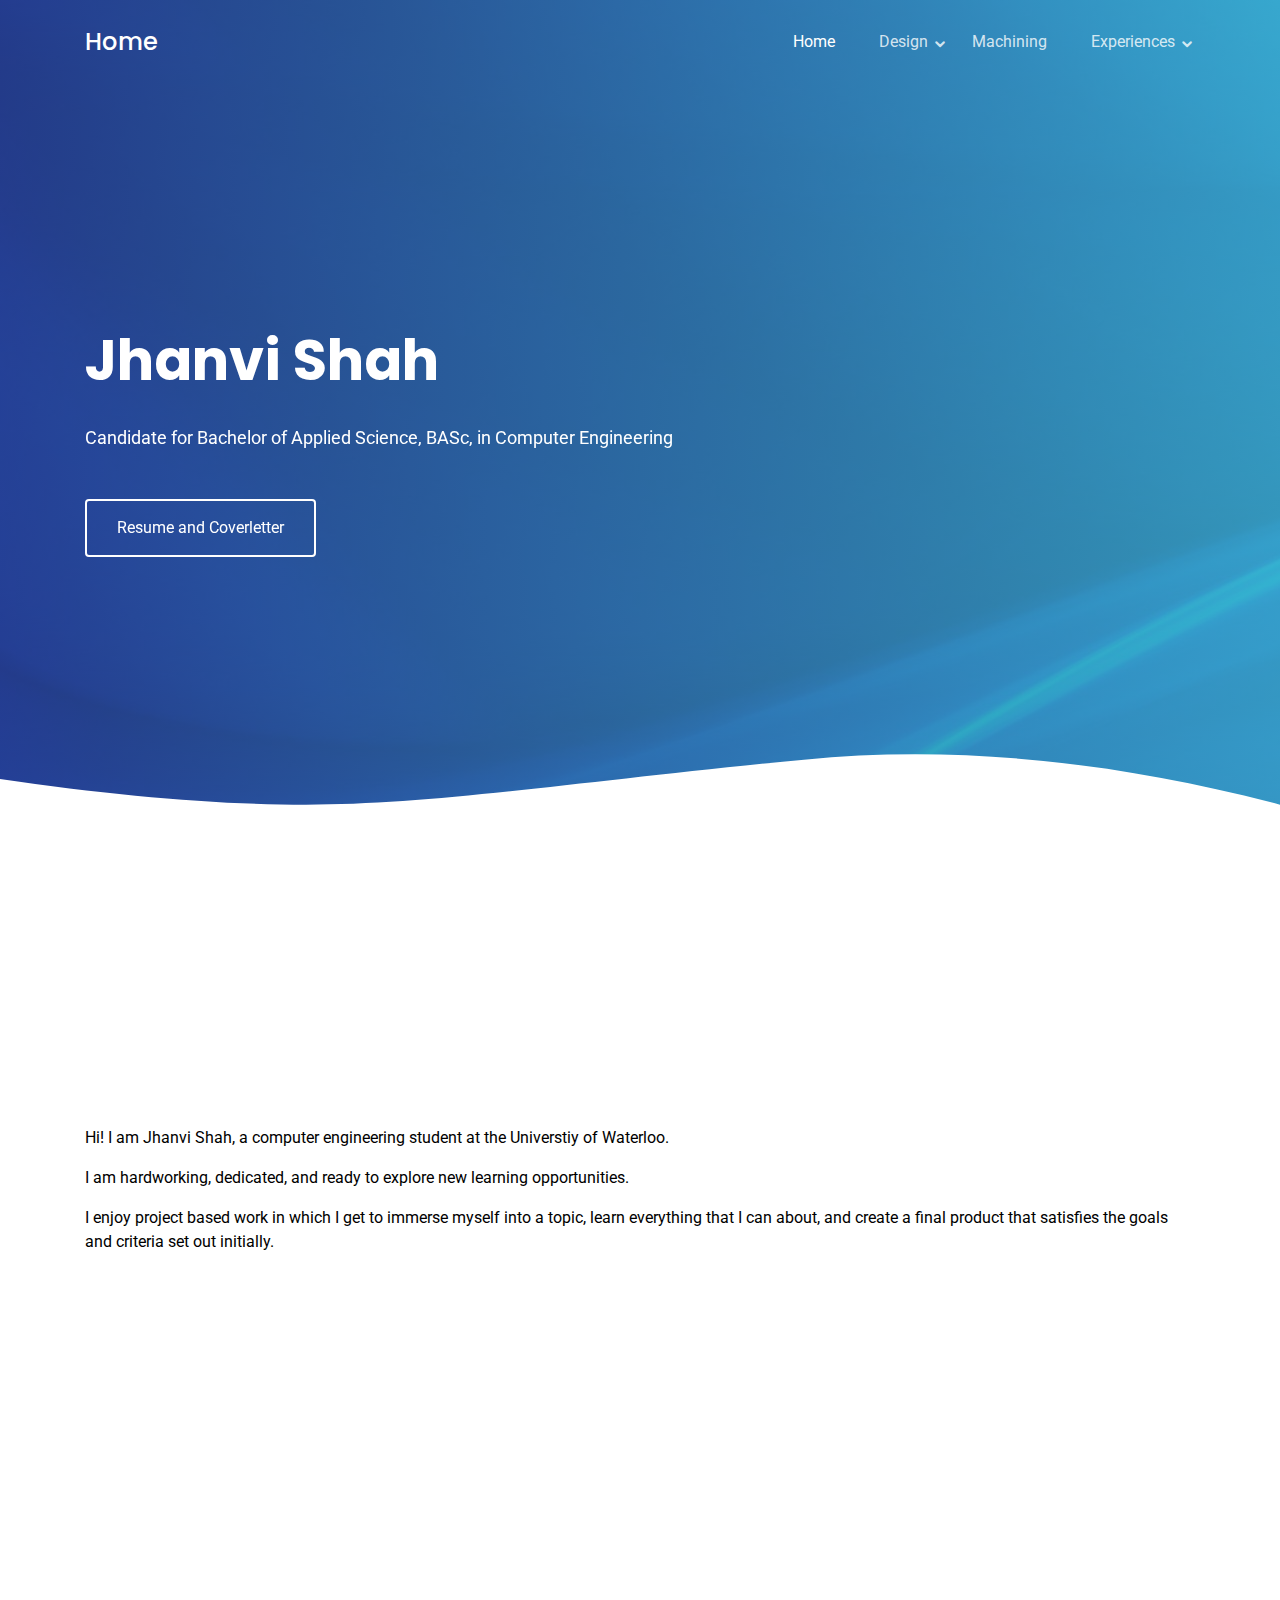
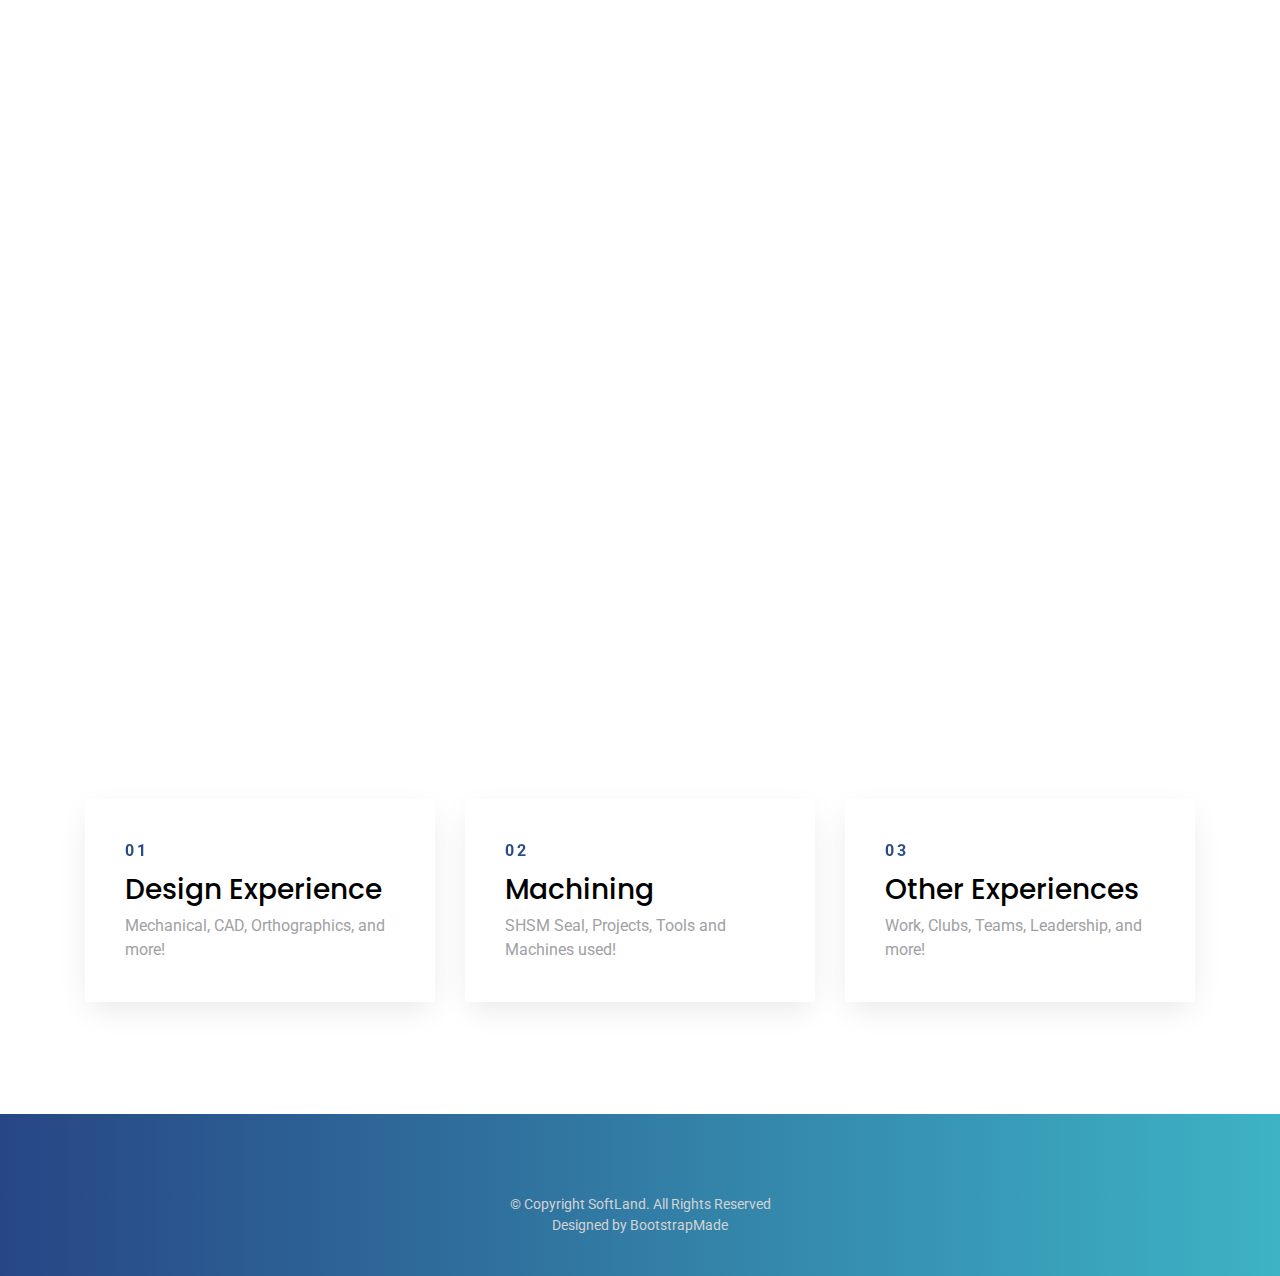
<file: index.html>
<!DOCTYPE html>
<html lang="en">

<head>
  <meta charset="utf-8">
  <meta content="width=device-width, initial-scale=1.0" name="viewport">

  <title>Jhanvi Shah - Home</title>
  <meta content="" name="description">
  <meta content="" name="keywords">

  <!-- Favicons -->
  <link href="assets/img/favicon.png" rel="icon">
  <link href="assets/img/apple-touch-icon.png" rel="apple-touch-icon">

  <!-- Google Fonts -->
  <link href="https://fonts.googleapis.com/css?family=Roboto:300,300i,400,400i,500,500i,600,600i,700,700i|Poppins:300,300i,400,400i,500,500i,600,600i,700,700i" rel="stylesheet">

  <!-- Vendor CSS Files -->
  <link href="assets/vendor/bootstrap/css/bootstrap.min.css" rel="stylesheet">
  <link href="assets/vendor/icofont/icofont.min.css" rel="stylesheet">
  <link href="assets/vendor/aos/aos.css" rel="stylesheet">
  <link href="assets/vendor/line-awesome/css/line-awesome.min.css" rel="stylesheet">
  <link href="assets/vendor/owl.carousel/assets/owl.carousel.min.css" rel="stylesheet">

  <!-- Template Main CSS File -->
  <link href="assets/css/style.css" rel="stylesheet">

  <!-- =======================================================
  * Template Name: SoftLand - v2.2.1
  * Template URL: https://bootstrapmade.com/softland-bootstrap-app-landing-page-template/
  * Author: BootstrapMade.com
  * License: https://bootstrapmade.com/license/
  ======================================================== -->
</head>

<body>

  <!-- ======= Mobile Menu ======= -->
  <div class="site-mobile-menu site-navbar-target">
    <div class="site-mobile-menu-header">
      <div class="site-mobile-menu-close mt-3">
        <span class="icofont-close js-menu-toggle"></span>
      </div>
    </div>
    <div class="site-mobile-menu-body"></div>
  </div>

  <!-- ======= Header ======= -->
  <header class="site-navbar js-sticky-header site-navbar-target" role="banner">

    <div class="container">
      <div class="row align-items-center">

        <div class="col-6 col-lg-2">
          <h1 class="mb-0 site-logo"><a href="index.html" class="mb-0">Home</a></h1>
        </div>

        <div class="col-12 col-md-10 d-none d-lg-block">
          <nav class="site-navigation position-relative text-right" role="navigation">
            <ul class="site-menu main-menu js-clone-nav mr-auto d-none d-lg-block">
              
              <li class="active"><a href="index.html" class="nav-link">Home</a></li>
               <li class="has-children"><a href="design.html" class="nav-link">Design</a>
                 <ul class="dropdown">
                    <li><a href="StormRider.html" class="nav-link">StormRider</a></li>
                    <li><a href="CAD.html" class="nav-link">CAD Projects</a></li>
                    <li><a href="Other.html" class="nav-link">Other Projects</a></li>
                 </ul>
              </li>
              <li><a href="machine.html" class="nav-link">Machining</a></li>
              <li class="has-children"><a href="exp.html" class="nav-link">Experiences</a>
                 <ul class="dropdown">
                    <li><a href="Work.html" class="nav-link">Work</a></li>
                    <li><a href="Clubs.html" class="nav-link">Extracurricular</a></li>
                 </ul>
              </li>            
            </ul>
          </nav>
        </div>

        <div class="col-6 d-inline-block d-lg-none ml-md-0 py-3" style="position: relative; top: 3px;">
          <a href="#" class="burger site-menu-toggle js-menu-toggle" data-toggle="collapse" data-target="#main-navbar">
            <span></span>
          </a>
        </div>

      </div>
    </div>

  </header>

  <!-- ======= Hero Section ======= -->
  <section class="hero-section" id="hero">

    <div class="wave">
      <svg width="100%" height="355px" viewBox="0 0 1920 355" version="1.1" xmlns="http://www.w3.org/2000/svg" xmlns:xlink="http://www.w3.org/1999/xlink">
        <g id="Page-1" stroke="none" stroke-width="1" fill="none" fill-rule="evenodd">
          <g id="Apple-TV" transform="translate(0.000000, -402.000000)" fill="#FFFFFF">
            <path d="M0,439.134243 C175.04074,464.89273 327.944386,477.771974 458.710937,477.771974 C654.860765,477.771974 870.645295,442.632362 1205.9828,410.192501 C1429.54114,388.565926 1667.54687,411.092417 1920,477.771974 L1920,757 L1017.15166,757 L0,757 L0,439.134243 Z" id="Path"></path>
          </g>
        </g>
      </svg>
    </div>

    <div class="container">
      <div class="row align-items-center">
        <div class="col-12 hero-text-image">
          <div class="row">
            <div class="col-lg-7 text-center text-lg-left">
              <h1 data-aos="fade-right">Jhanvi Shah</h1>
              <p class="mb-5" data-aos="fade-right" data-aos-delay="100">Candidate for Bachelor of Applied Science, BASc, in Computer Engineering</p>
              <p data-aos="fade-right" data-aos-delay="200" data-aos-offset="-500">
                <a href="assets/ResumeCV.pdf" target="_blank" class="btn btn-outline-white">Resume and Coverletter</a>
              </p>
            </div>
          </div>
        </div>
      </div>
    </div>

  </section>
  <!-- End Hero -->

  <main id="main">

    <!-- ======= Home Section ======= -->
    <section class="section">
      <div class="container">

        <div class="row justify-content-center text-center mb-5">
          <div class="col-md-5" data-aos="fade-up">
            <h2 class="section-heading">About Me</h2>
          </div>
        </div>
        <p style="color: #000;">
          Hi! I am Jhanvi Shah, a computer engineering student at the Universtiy of Waterloo.
        </p>
        <p style="color: #000;">
          I am hardworking, dedicated, and ready to explore new learning opportunities.
        </p>
        <p style="color: #000;">
          I enjoy project based work in which I get to immerse myself into a topic, learn everything that I can about, and create a final product that satisfies the goals and criteria set out initially.
        </p>
      </div>
</section>

<section class="section">


      <div class="container">

        <div class="row justify-content-center text-center mb-5">
          <div class="col-md-5" data-aos="fade-up">
            <h2 class="section-heading">My Technical Skills</h2>
          </div>
        </div>

        <div class="row">
          <div class="col-md-4" data-aos="fade-up" data-aos-delay="">
            <div class="feature-1 text-center">
              <div class="wrap-icon icon-1">
                <span class="icon la la-users"></span>
              </div>
              <h3 class="mb-3">Java</h3>
            </div>
          </div>
          <div class="col-md-4" data-aos="fade-up" data-aos-delay="100">
            <div class="feature-1 text-center">
              <div class="wrap-icon icon-1">
                <span class="icon la la-toggle-off"></span>
              </div>
              <h3 class="mb-3">C++</h3>
            </div>
          </div>
          <div class="col-md-4" data-aos="fade-up" data-aos-delay="200">
            <div class="feature-1 text-center">
              <div class="wrap-icon icon-1">
                <span class="icon la la-umbrella"></span>
              </div>
              <h3 class="mb-3">HTML/CSS</h3>
            </div>
          </div>  
        </div>
          
        <div class="row justify-content-center">
          <div class="col-4" data-aos="fade-up" data-aos-delay="">
            <div class="feature-1 text-center">
              <div class="wrap-icon icon-1">
                 <span class="icon la la-users"></span>
              </div>
              <h3 class="mb-3">Autodesk Inventor</h3>
            </div>
          </div>
          <div class="col-4"data-aos="fade-up" data-aos-delay="">
            <div class="feature-1 text-center">
              <div class="wrap-icon icon-1">
                 <span class="icon la la-users"></span>
              </div>
              <h3 class="mb-3">SketchUp</h3>
            </div>
          </div>
        </div>
        
        <div class="row">
          <div class="col-md-4" data-aos="fade-up" data-aos-delay="">
            <div class="feature-1 text-center">
              <div class="wrap-icon icon-1">
                <span class="icon la la-users"></span>
              </div>
              <h3 class="mb-3">Photoshop</h3>
            </div>
          </div>
          <div class="col-md-4" data-aos="fade-up" data-aos-delay="100">
            <div class="feature-1 text-center">
              <div class="wrap-icon icon-1">
                <span class="icon la la-toggle-off"></span>
              </div>
              <h3 class="mb-3">Illustrator</h3>
            </div>
          </div>
          <div class="col-md-4" data-aos="fade-up" data-aos-delay="200">
            <div class="feature-1 text-center">
              <div class="wrap-icon icon-1">
                <span class="icon la la-umbrella"></span>
              </div>
              <h3 class="mb-3">Altium</h3>
            </div>
          </div>  
        </div>
      </div>
    </section>

    <section class="section">

      <div class="container">
        <div class="row">
          <div class="col-md-4">
            <div class="step">
              <span class="number">01</span>
              <h3>Design Experience</h3>
              <p>Mechanical, CAD, Orthographics, and more!</p>
            </div>
          </div>
          <div class="col-md-4">
            <div class="step">
              <span class="number">02</span>
              <h3>Machining</h3>
              <p>SHSM Seal, Projects, Tools and Machines used!</p>
            </div>
          </div>
          <div class="col-md-4">
            <div class="step">
              <span class="number">03</span>
              <h3>Other Experiences</h3>
              <p>Work, Clubs, Teams, Leadership, and more!</p>
            </div>
          </div>        
        </div>
      </div>
    </section>
  </main><!-- End #main -->

  <!-- ======= Footer ======= -->
  <footer class="footer" role="contentinfo">
    <div class="container">
      <div class="row justify-content-center text-center">
        <div class="col-md-7">
          <p class="copyright">&copy; Copyright SoftLand. All Rights Reserved</p>
          <div class="credits">
            <!--
            All the links in the footer should remain intact.
            You can delete the links only if you purchased the pro version.
            Licensing information: https://bootstrapmade.com/license/
            Purchase the pro version with working PHP/AJAX contact form: https://bootstrapmade.com/buy/?theme=SoftLand
          -->
            Designed by <a href="https://bootstrapmade.com/">BootstrapMade</a>
          </div>
        </div>
      </div>

    </div>
  </footer>

  <a href="#" class="back-to-top"><i class="icofont-simple-up"></i></a>

  <!-- Vendor JS Files -->
  <script src="assets/vendor/jquery/jquery.min.js"></script>
  <script src="assets/vendor/bootstrap/js/bootstrap.bundle.min.js"></script>
  <script src="assets/vendor/jquery.easing/jquery.easing.min.js"></script>
  <script src="assets/vendor/php-email-form/validate.js"></script>
  <script src="assets/vendor/aos/aos.js"></script>
  <script src="assets/vendor/owl.carousel/owl.carousel.min.js"></script>
  <script src="assets/vendor/jquery-sticky/jquery.sticky.js"></script>

  <!-- Template Main JS File -->
  <script src="assets/js/main.js"></script>

</body>

</html>
</file>
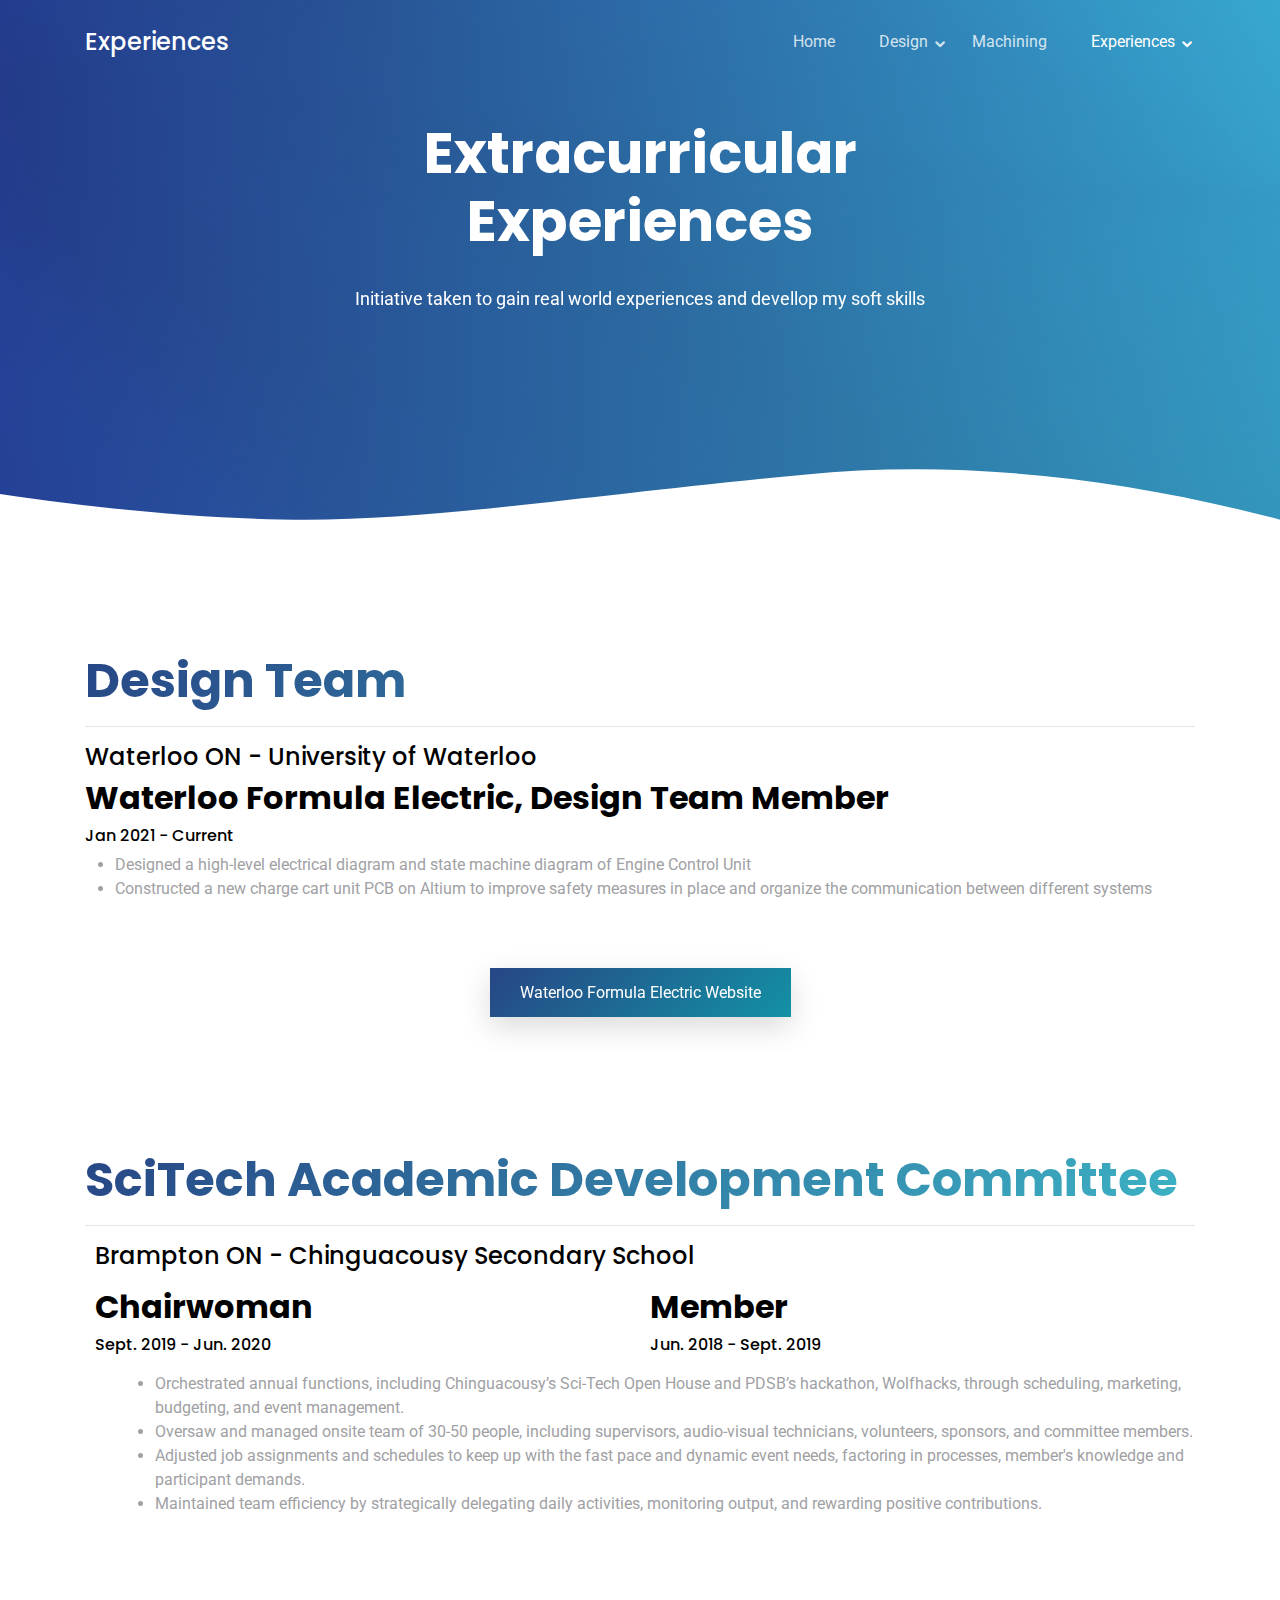
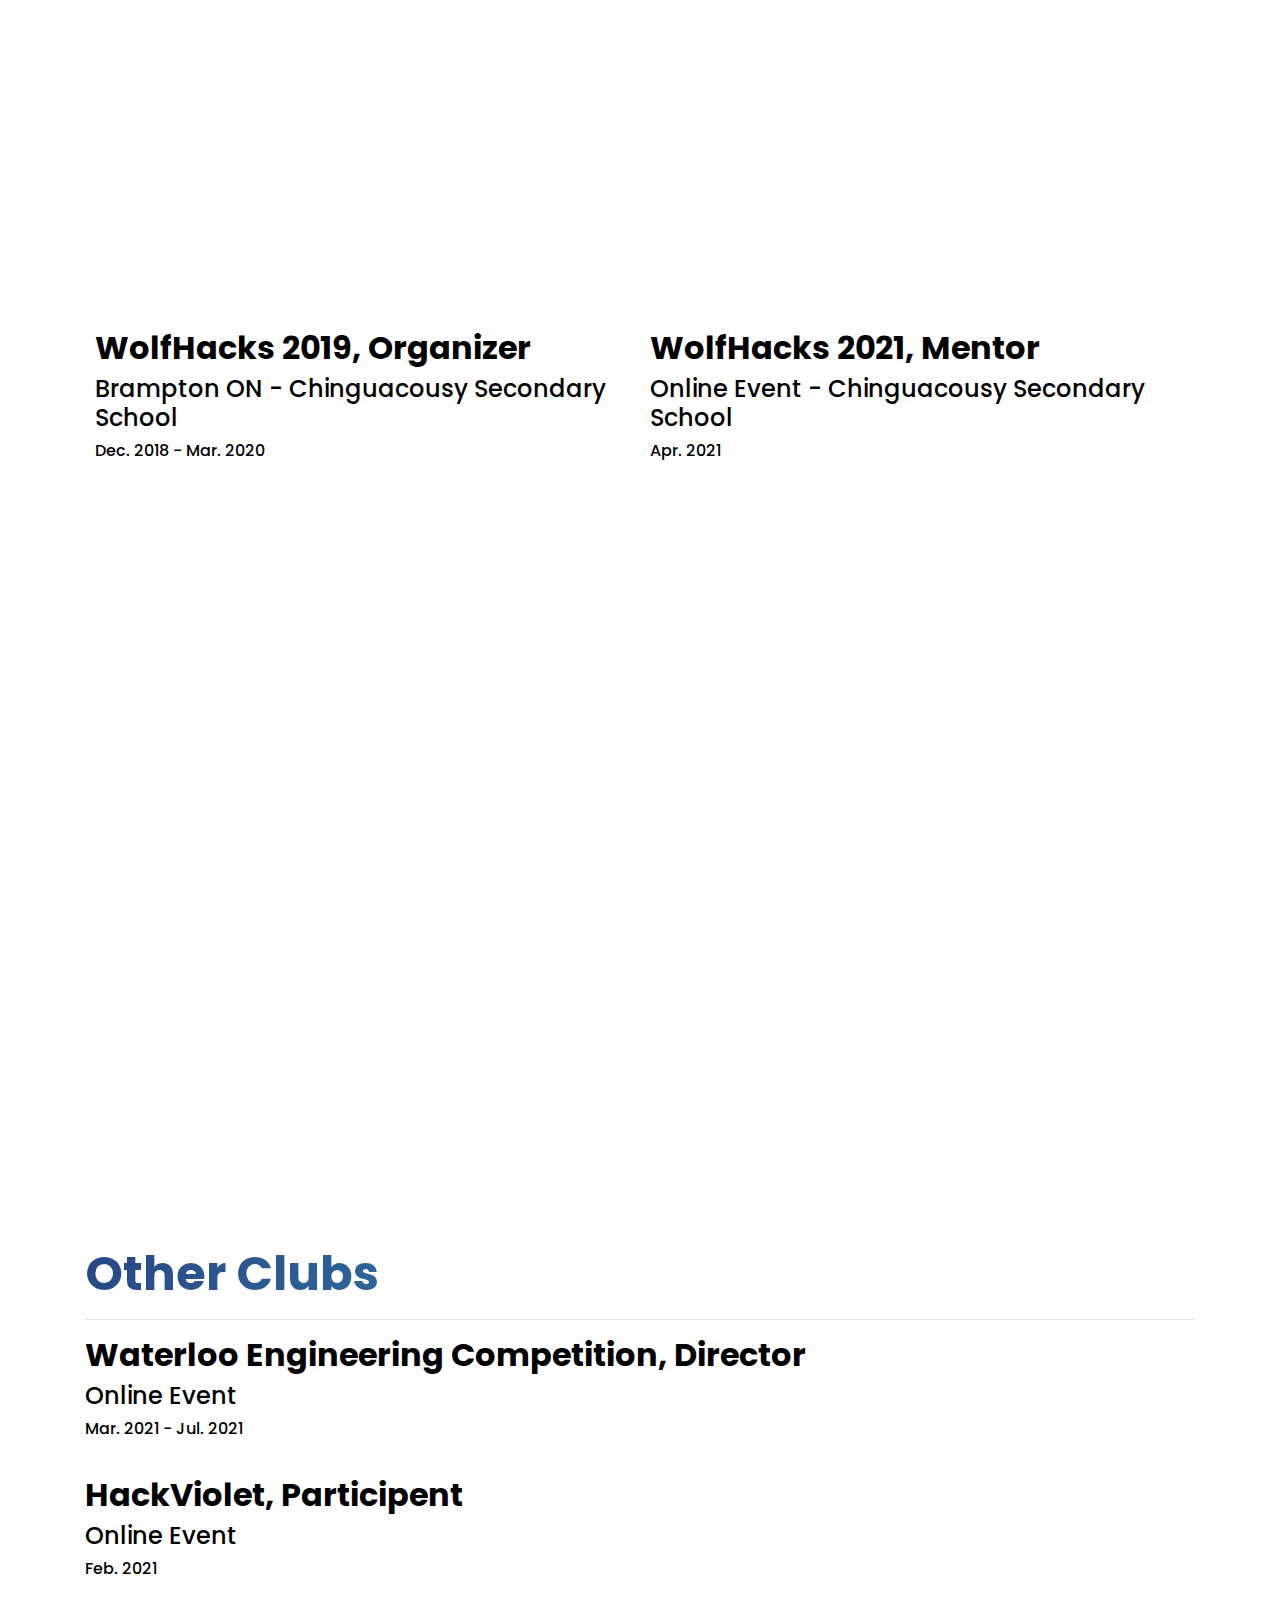
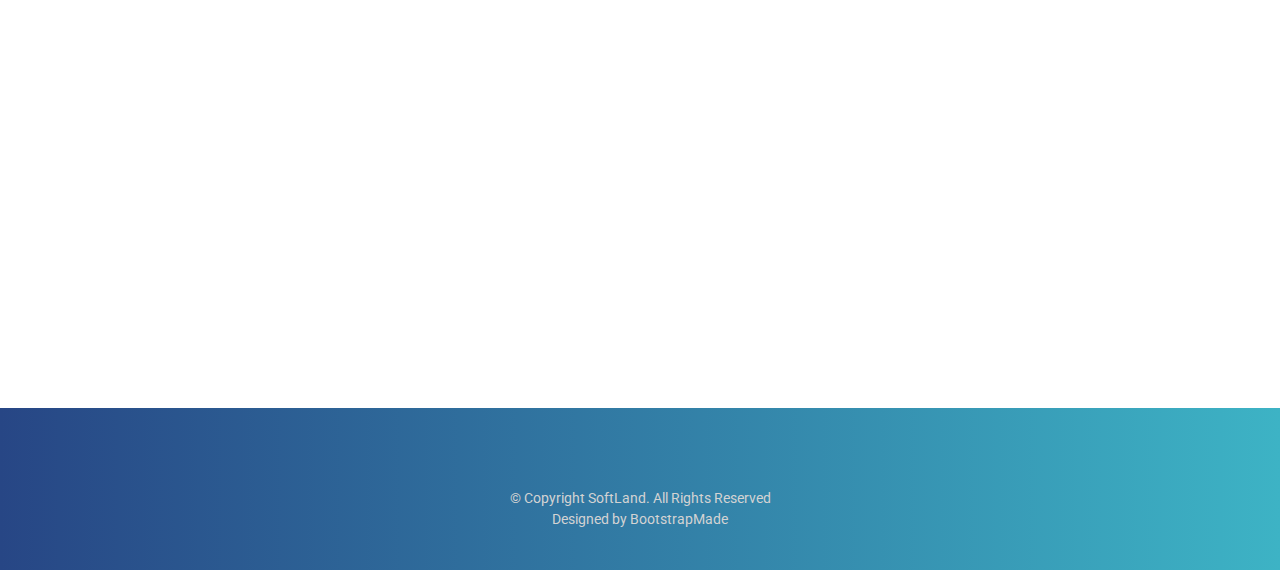
<file: Clubs.html>
<!DOCTYPE html>
<html lang="en">

<head>
  <meta charset="utf-8">
  <meta content="width=device-width, initial-scale=1.0" name="viewport">

  <title>Jhanvi Shah - Work Experiences</title>
  <meta content="" name="description">
  <meta content="" name="keywords">

  <!-- Favicons -->
  <link href="assets/img/favicon.png" rel="icon">
  <link href="assets/img/apple-touch-icon.png" rel="apple-touch-icon">

  <!-- Google Fonts -->
  <link href="https://fonts.googleapis.com/css?family=Roboto:300,300i,400,400i,500,500i,600,600i,700,700i|Poppins:300,300i,400,400i,500,500i,600,600i,700,700i" rel="stylesheet">

  <!-- Vendor CSS Files -->
  <link href="assets/vendor/bootstrap/css/bootstrap.min.css" rel="stylesheet">
  <link href="assets/vendor/icofont/icofont.min.css" rel="stylesheet">
  <link href="assets/vendor/aos/aos.css" rel="stylesheet">
  <link href="assets/vendor/line-awesome/css/line-awesome.min.css" rel="stylesheet">
  <link href="assets/vendor/owl.carousel/assets/owl.carousel.min.css" rel="stylesheet">

  <!-- Template Main CSS File -->
  <link href="assets/css/style.css" rel="stylesheet">

  <!-- =======================================================
  * Template Name: SoftLand - v2.2.1
  * Template URL: https://bootstrapmade.com/softland-bootstrap-app-landing-page-template/
  * Author: BootstrapMade.com
  * License: https://bootstrapmade.com/license/
  ======================================================== -->
</head>

<body>

  <!-- ======= Mobile Menu ======= -->
  <div class="site-mobile-menu site-navbar-target">
    <div class="site-mobile-menu-header">
      <div class="site-mobile-menu-close mt-3">
        <span class="icofont-close js-menu-toggle"></span>
      </div>
    </div>
    <div class="site-mobile-menu-body"></div>
  </div>

  <!-- ======= Header ======= -->
  <header class="site-navbar js-sticky-header site-navbar-target" role="banner">

    <div class="container">
      <div class="row align-items-center">

        <div class="col-6 col-lg-2">
          <h1 class="mb-0 site-logo"><a href="index.html" class="mb-0">Experiences</a></h1>
        </div>

        <div class="col-12 col-md-10 d-none d-lg-block">
          <nav class="site-navigation position-relative text-right" role="navigation">

            <ul class="site-menu main-menu js-clone-nav mr-auto d-none d-lg-block">
              
               <li><a href="index.html" class="nav-link">Home</a></li>
               <li class="has-children"><a href="design.html" class="nav-link">Design</a>
                 <ul class="dropdown">
                    <li><a href="StormRider.html" class="nav-link">StormRider</a></li>
                    <li><a href="CAD.html" class="nav-link">CAD Projects</a></li>
                    <li><a href="Other.html" class="nav-link">Other Projects</a></li>
                 </ul>
              </li>
              <li><a href="machine.html" class="nav-link">Machining</a></li>
              <li class="has-children active"><a href="exp.html" class="nav-link">Experiences</a>
                 <ul class="dropdown">
                    <li><a href="Work.html" class="nav-link">Work</a></li>
                    <li><a href="Clubs.html" class="nav-link">Extracurricular</a></li>
                 </ul>
              </li>            
              </ul>
          </nav>
        </div>

        <div class="col-6 d-inline-block d-lg-none ml-md-0 py-3" style="position: relative; top: 3px;">

          <a href="#" class="burger site-menu-toggle js-menu-toggle" data-toggle="collapse" data-target="#main-navbar">
            <span></span>
          </a>
        </div>

      </div>
    </div>

  </header>

  <main id="main">

    <!-- ======= Features Section ======= -->      
      
      
      
    <section class="hero-section inner-page">
      <div class="wave">
        <svg width="1920px" height="265px" viewBox="0 0 1920 265" version="1.1" xmlns="http://www.w3.org/2000/svg" xmlns:xlink="http://www.w3.org/1999/xlink">
          <g id="Page-1" stroke="none" stroke-width="1" fill="none" fill-rule="evenodd">
            <g id="Apple-TV" transform="translate(0.000000, -402.000000)" fill="#FFFFFF">
              <path d="M0,439.134243 C175.04074,464.89273 327.944386,477.771974 458.710937,477.771974 C654.860765,477.771974 870.645295,442.632362 1205.9828,410.192501 C1429.54114,388.565926 1667.54687,411.092417 1920,477.771974 L1920,667 L1017.15166,667 L0,667 L0,439.134243 Z" id="Path"></path>
            </g>
          </g>
        </svg>
      </div>

      <div class="container">
        <div class="row align-items-center">
          <div class="col-12">
            <div class="row justify-content-center">
              <div class="col-md-7 text-center hero-text">
                <h1 data-aos="fade-up" data-aos-delay="">Extracurricular Experiences</h1>
                <p class="mb-5" data-aos="fade-up" data-aos-delay="100">Initiative taken to gain real world experiences and devellop my soft skills</p>
              </div>
            </div>
          </div>
        </div>
      </div>
    </section>

    
    <section class="section pb-0">
      <div class="container" style="padding-bottom:50px;">
        <h2 class="section-heading">Design Team</h2>
        <hr>
        <h4>Waterloo ON - University of Waterloo</h4>
        <h2><strong>Waterloo Formula Electric, Design Team Member</strong></h2>
        <h6>Jan 2021 - Current</h6>
        <div style="padding-left:30px;">  
          </ul>
            <li>Designed a high-level electrical diagram and state machine diagram of Engine Control Unit</li>
            <li>Constructed a new charge cart unit PCB on Altium to improve safety measures in place and organize the communication between different systems</li>
          </ul>
        </div>
        <div class="container">
          <div class="center">
            <p data-aos="fade-right" data-aos-delay="200" data-aos-offset="-500">
              <a href="http://waterlooformulaelectric.com/" target="_blank" class="button button-primary">Waterloo Formula Electric Website</a>
            </p>
          </div>
        </div>
      </div>

      <div class="container" style="padding-bottom: 60px;">
        <h2 class="section-heading">SciTech Academic Development Committee</h2>
        <hr>
        <h4 style="padding-left:10px">Brampton ON - Chinguacousy Secondary School</h4>

        <div class="column-2">
          <h2><strong>Chairwoman</strong></h2>
          <h6>Sept. 2019 - Jun. 2020</h6>
        </div>

        <div class="column-2">
          <h2><strong>Member</strong></h2>
          <h6>Jun. 2018 - Sept. 2019</h6>
        </div>

        <div style="padding-left:30px; padding-bottom:40px;">
          <ul>
            <li>Orchestrated annual functions, including Chinguacousy’s Sci-Tech Open House and PDSB’s hackathon, Wolfhacks, through scheduling, marketing, budgeting, and event management.</li>
            <li>Oversaw and managed onsite team of 30-50 people, including supervisors, audio-visual technicians, volunteers, sponsors, and committee members.</li>
            <li>Adjusted job assignments and schedules to keep up with the fast pace and dynamic event needs, factoring in processes, member's knowledge and participant demands.</li>
            <li>Maintained team efficiency by strategically delegating daily activities, monitoring output, and rewarding positive contributions.</li>
          </ul>
        </div>
        
        <div style="padding-bottom:40px"> 
          <iframe width="550" height="300" src="https://www.youtube.com/embed/ZgIO_cpZq8E" title="YouTube video player" frameborder="0" allow="accelerometer; autoplay; clipboard-write; encrypted-media; gyroscope; picture-in-picture" allowfullscreen style="padding-right: 15px"></iframe>        
          <iframe width="550" height="300" src="https://youtu.be/Kem63SoBv6Q" title="YouTube video player" frameborder="0" allow="accelerometer; autoplay; clipboard-write; encrypted-media; gyroscope; picture-in-picture" allowfullscreen style="padding-right: 15px"></iframe>        
        </div>

        <div class="column-2">
          <h2><strong>WolfHacks 2019, Organizer</strong></h2>
          <h4>Brampton ON - Chinguacousy Secondary School</h4>
          <h6>Dec. 2018 - Mar. 2020</h6>
        </div>

        <div class="column-2">
          <h2><strong>WolfHacks 2021, Mentor</strong></h2>
          <h4>Online Event - Chinguacousy Secondary School</h4>
          <h6>Apr. 2021</h6>
        </div>

        <div class="container">
          <div class="column-2 center">
            <p data-aos="fade-right" data-aos-delay="200" data-aos-offset="-500"><a href="https://www.wolfhacks.ca/" target="_blank" class="button button-primary">WolfHacks Website</a></p>
          </div>
          <div class="column-2 center">
            <p data-aos="fade-right" data-aos-delay="200" data-aos-offset="-500"><a href="https://www.chingsadc.org/" target="_blank" class="button button-primary">SADC Website</a></p>
          </div>
        </div>

        <embed src="https://www.wolfhacks.ca/" width="100%" height="500px">

      </div>


      <div class="container" style="padding-bottom: 60px;">
        <h2 class="section-heading">Other Clubs</h2>
        <hr>
        <h2><strong>Waterloo Engineering Competition, Director</strong></h2>
        <h4>Online Event</h4>
        <h6 style="padding-bottom:30px;">Mar. 2021 - Jul. 2021</h6>

        <h2><strong>HackViolet, Participent</strong></h2>
        <h4>Online Event</h4>
        <h6>Feb. 2021</h6>
        <div style="padding-left:30px; padding-bottom:40px;">
          <iframe width="560" height="315" src="https://www.youtube.com/embed/GWat8Nb6BrM" title="YouTube video player" frameborder="0" allow="accelerometer; autoplay; clipboard-write; encrypted-media; gyroscope; picture-in-picture" allowfullscreen></iframe>
        </div>
      </div>
    </section>
    
  </main><!-- End #main -->

  <!-- ======= Footer ======= -->
  <footer class="footer" role="contentinfo">
    <div class="container">
      <div class="row justify-content-center text-center">
        <div class="col-md-7">
          <p class="copyright">&copy; Copyright SoftLand. All Rights Reserved</p>
          <div class="credits">
            <!--
            All the links in the footer should remain intact.
            You can delete the links only if you purchased the pro version.
            Licensing information: https://bootstrapmade.com/license/
            Purchase the pro version with working PHP/AJAX contact form: https://bootstrapmade.com/buy/?theme=SoftLand
          -->
            Designed by <a href="https://bootstrapmade.com/">BootstrapMade</a>
          </div>
        </div>
      </div>

    </div>
  </footer>

  <a href="#" class="back-to-top"><i class="icofont-simple-up"></i></a>

  <!-- Vendor JS Files -->
  <script src="assets/vendor/jquery/jquery.min.js"></script>
  <script src="assets/vendor/bootstrap/js/bootstrap.bundle.min.js"></script>
  <script src="assets/vendor/jquery.easing/jquery.easing.min.js"></script>
  <script src="assets/vendor/php-email-form/validate.js"></script>
  <script src="assets/vendor/aos/aos.js"></script>
  <script src="assets/vendor/owl.carousel/owl.carousel.min.js"></script>
  <script src="assets/vendor/jquery-sticky/jquery.sticky.js"></script>

  <!-- Template Main JS File -->
  <script src="assets/js/main.js"></script>

</body>

</html>
</file>
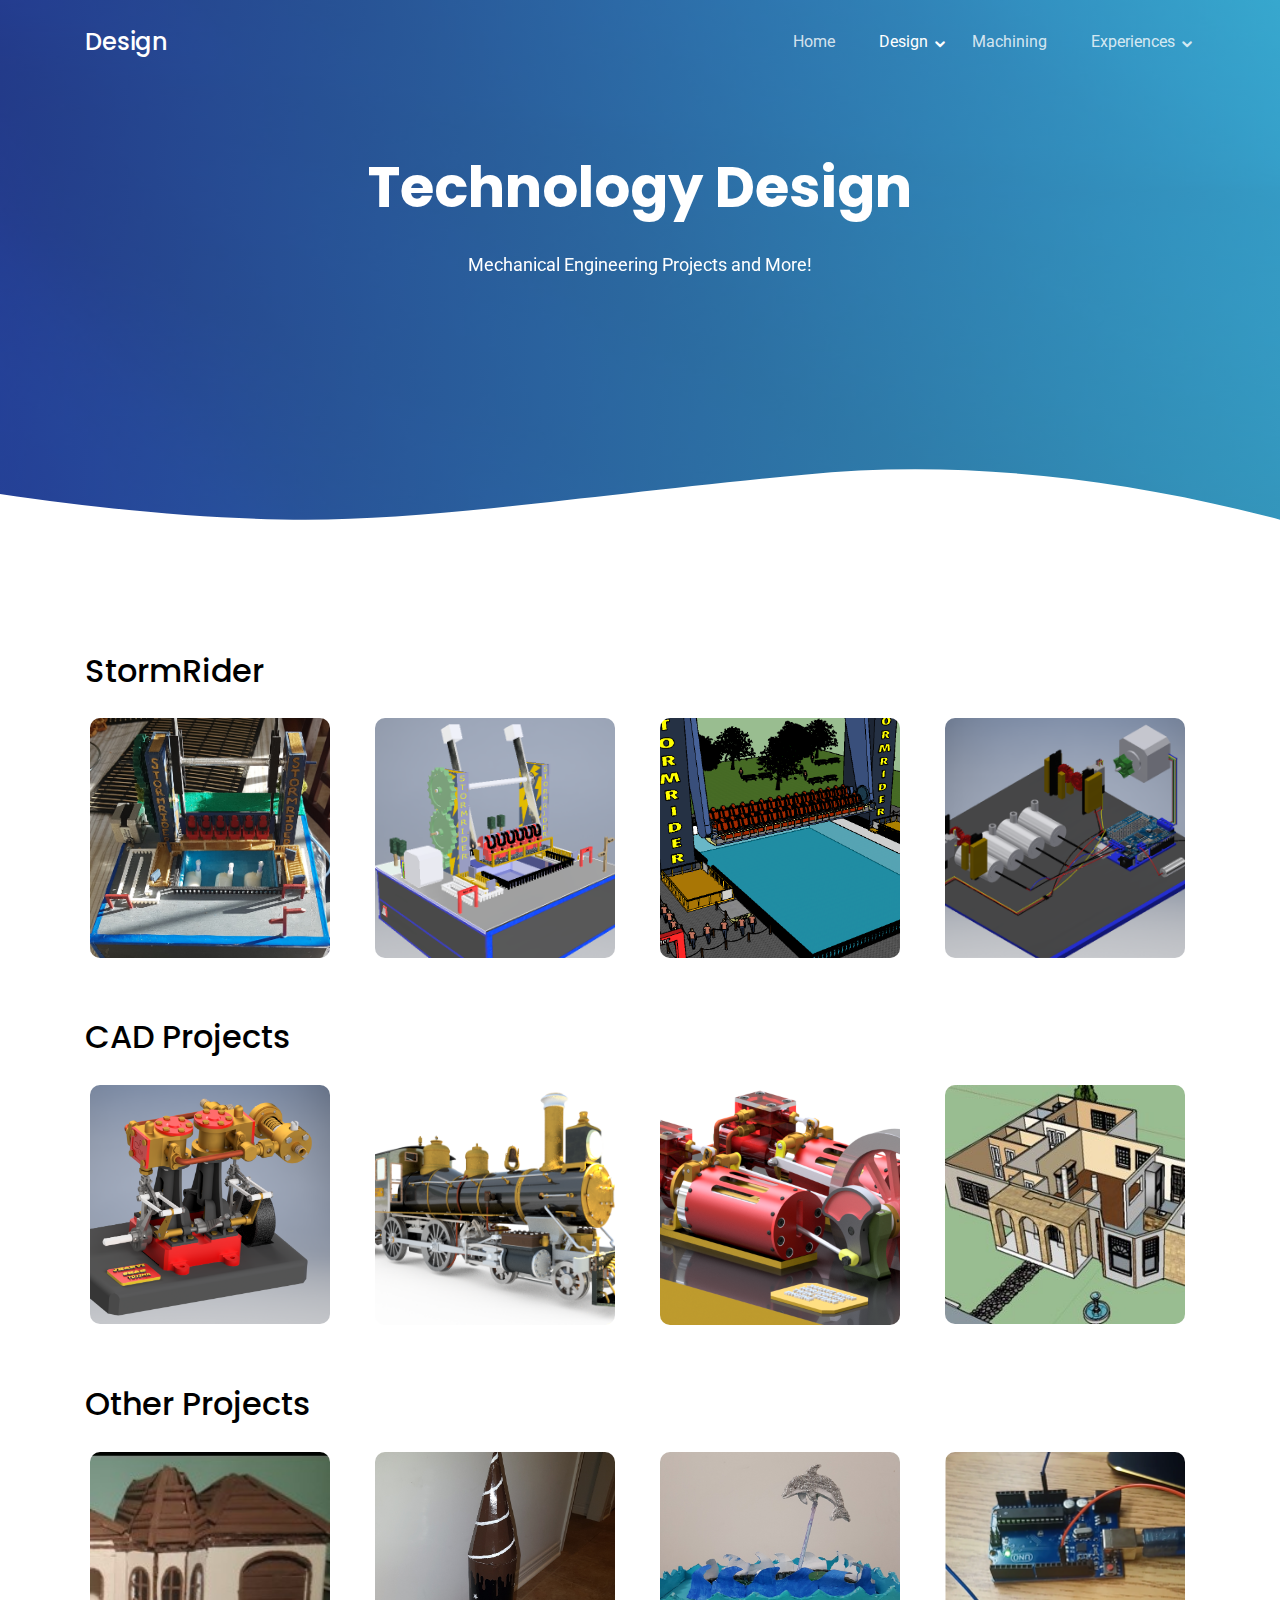
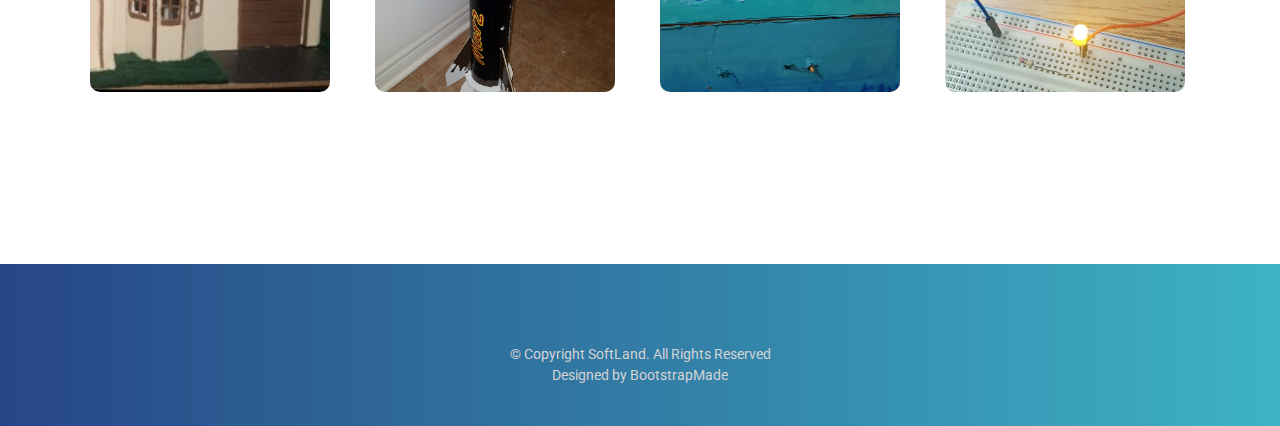
<file: design.html>
<!DOCTYPE html>
<html lang="en">

<head>
  <meta charset="utf-8">
  <meta content="width=device-width, initial-scale=1.0" name="viewport">

  <title>Jhanvi Shah - Design</title>
  <meta content="" name="description">
  <meta content="" name="keywords">

  <!-- Favicons -->
  <link href="assets/img/favicon.png" rel="icon">
  <link href="assets/img/apple-touch-icon.png" rel="apple-touch-icon">

  <!-- Google Fonts -->
  <link href="https://fonts.googleapis.com/css?family=Roboto:300,300i,400,400i,500,500i,600,600i,700,700i|Poppins:300,300i,400,400i,500,500i,600,600i,700,700i" rel="stylesheet">

  <!-- Vendor CSS Files -->
  <link href="assets/vendor/bootstrap/css/bootstrap.min.css" rel="stylesheet">
  <link href="assets/vendor/icofont/icofont.min.css" rel="stylesheet">
  <link href="assets/vendor/aos/aos.css" rel="stylesheet">
  <link href="assets/vendor/line-awesome/css/line-awesome.min.css" rel="stylesheet">
  <link href="assets/vendor/owl.carousel/assets/owl.carousel.min.css" rel="stylesheet">

  <!-- Template Main CSS File -->
  <link href="assets/css/style.css" rel="stylesheet">

  <!-- =======================================================
  * Template Name: SoftLand - v2.2.1
  * Template URL: https://bootstrapmade.com/softland-bootstrap-app-landing-page-template/
  * Author: BootstrapMade.com
  * License: https://bootstrapmade.com/license/
  ======================================================== -->
</head>

<body>

  <!-- ======= Mobile Menu ======= -->
  <div class="site-mobile-menu site-navbar-target">
    <div class="site-mobile-menu-header">
      <div class="site-mobile-menu-close mt-3">
        <span class="icofont-close js-menu-toggle"></span>
      </div>
    </div>
    <div class="site-mobile-menu-body"></div>
  </div>

  <!-- ======= Header ======= -->
  <header class="site-navbar js-sticky-header site-navbar-target" role="banner">

    <div class="container">
      <div class="row align-items-center">

        <div class="col-6 col-lg-2">
          <h1 class="mb-0 site-logo"><a href="index.html" class="mb-0">Design</a></h1>
        </div>

        <div class="col-12 col-md-10 d-none d-lg-block">
          <nav class="site-navigation position-relative text-right" role="navigation">
            <ul class="site-menu main-menu js-clone-nav mr-auto d-none d-lg-block">
              
              <li><a href="index.html" class="nav-link">Home</a></li>
               <li class="has-children active"><a href="design.html" class="nav-link">Design</a>
                 <ul class="dropdown">
                    <li><a href="StormRider.html" class="nav-link">StormRider</a></li>
                    <li><a href="CAD.html" class="nav-link">CAD Projects</a></li>
                    <li><a href="Other.html" class="nav-link">Other Projects</a></li>
                 </ul>
              </li>
              <li><a href="machine.html" class="nav-link">Machining</a></li>
              <li class="has-children"><a href="exp.html" class="nav-link">Experiences</a>
                 <ul class="dropdown">
                    <li><a href="Work.html" class="nav-link">Work</a></li>
                    <li><a href="Clubs.html" class="nav-link">Extracurricular</a></li>
                 </ul>
              </li>            
            </ul>
          </nav>
        </div>

        <div class="col-6 d-inline-block d-lg-none ml-md-0 py-3" style="position: relative; top: 3px;">
          <a href="#" class="burger site-menu-toggle js-menu-toggle" data-toggle="collapse" data-target="#main-navbar">
            <span></span>
          </a>
        </div>

      </div>
    </div>

  </header>

  <main id="main">

    <!-- ======= FeatPricingures Section ======= -->
    <div class="hero-section inner-page">
        
      <div class="wave">
        <svg width="1920px" height="265px" viewBox="0 0 1920 265" version="1.1" xmlns="http://www.w3.org/2000/svg" xmlns:xlink="http://www.w3.org/1999/xlink">
          <g id="Page-1" stroke="none" stroke-width="1" fill="none" fill-rule="evenodd">
            <g id="Apple-TV" transform="translate(0.000000, -402.000000)" fill="#FFFFFF">
              <path d="M0,439.134243 C175.04074,464.89273 327.944386,477.771974 458.710937,477.771974 C654.860765,477.771974 870.645295,442.632362 1205.9828,410.192501 C1429.54114,388.565926 1667.54687,411.092417 1920,477.771974 L1920,667 L1017.15166,667 L0,667 L0,439.134243 Z" id="Path"></path>
            </g>
          </g>
        </svg>
      </div>

      <div class="container">
        <div class="row align-items-center">
          <div class="col-12">
            <div class="row justify-content-center">
              <div class="col-md-7 text-center hero-text">
                <h1 data-aos="fade-up" data-aos-delay="">Technology Design</h1>
                <p class="mb-5" data-aos="fade-up" data-aos-delay="100">Mechanical Engineering Projects and More!</p>
              </div>
            </div>
          </div>
        </div>
      </div>

    </div>

    <section class="section">
      <div class="container">         
        
        <a href="StormRider.html"><h2>StormRider</h2></a>
        <div class="row gallery" style="padding-bottom:40px">
          <div class="column-4">
            <a href="assets/design/1.jpg" target="_blank"><img src="assets/design/1-Small.jpg" style="width:100%;max-width:260px;"></a></div>
          <div class="column-4">
              <a href="assets/design/5.png" target="_blank"><img src="assets/design/5-Small.PNG" style="width:100%;max-width:260px;"></a>
          </div>
          <div class="column-4">
              <a href="assets/design/18.png" target="_blank"><img src="assets/design/18-Small.PNG" style="width:100%;max-width:260px;"></a>
          </div>
          <div class="column-4">
              <a href="assets/design/11.PNG" target="_blank"><img src="assets/design/11-Small.PNG" style="width:100%;max-width:260px;"></a>
          </div>
        </div>
        
        <a href="CAD.html"><h2>CAD Projects</h2></a>
        <div class="row gallery" style="padding-bottom:40px">
          <div class="column-4">
            <a href="assets/design/25.png" target="_blank"><img src="assets/design/25-Small.png" style="width:100%;max-width:260px;"></a></div>
          <div class="column-4">
              <a href="assets/design/40.png" target="_blank"><img src="assets/design/40-Small.png" style="width:100%;max-width:260px;"></a>
          </div>
          <div class="column-4">
              <a href="assets/design/27.png" target="_blank"><img src="assets/design/27-Small.png" style="width:100%;max-width:260px;"></a>
          </div>
          <div class="column-4">
              <a href="assets/design/30.png" target="_blank"><img src="assets/design/30-Small.jpg" style="width:100%;max-width:260px;"></a>
          </div>
        </div>
          
        <a href="Other.html"><h2>Other Projects</h2></a>
        <div class="row gallery" style="padding-bottom:40px">
          <div class="column-4">
              <a href="assets/design/34.jpg" target="_blank"><img src="assets/design/34-Small.jpg" style="width:100%;max-width:260px;"></a>
          </div>
          <div class="column-4">
            <a href="assets/design/46.jpg" target="_blank"><img src="assets/design/46-Small.jpg" style="width:100%;max-width:260px;"></a></div>
          <div class="column-4">
              <a href="assets/design/60.jpg" target="_blank"><img src="assets/design/60-Small.jpg" style="width:100%;max-width:260px;"></a>
          </div>
          <div class="column-4">
              <a href="assets/design/62.png" target="_blank"><img src="assets/design/62-Small.png" style="width:100%;max-width:260px;"></a>
          </div>
        </div>
      </div>   
    </section>
  </main><!-- End #main -->

  <!-- ======= Footer ======= -->
  <footer class="footer" role="contentinfo">
    <div class="container">
      <div class="row justify-content-center text-center">
        <div class="col-md-7">
          <p class="copyright">&copy; Copyright SoftLand. All Rights Reserved</p>
          <div class="credits">
            <!--
            All the links in the footer should remain intact.
            You can delete the links only if you purchased the pro version.
            Licensing information: https://bootstrapmade.com/license/
            Purchase the pro version with working PHP/AJAX contact form: https://bootstrapmade.com/buy/?theme=SoftLand
          -->
            Designed by <a href="https://bootstrapmade.com/">BootstrapMade</a>
          </div>
        </div>
      </div>

    </div>
  </footer>

  <a href="#" class="back-to-top"><i class="icofont-simple-up"></i></a>

  <!-- Vendor JS Files -->
  <script src="assets/vendor/jquery/jquery.min.js"></script>
  <script src="assets/vendor/bootstrap/js/bootstrap.bundle.min.js"></script>
  <script src="assets/vendor/jquery.easing/jquery.easing.min.js"></script>
  <script src="assets/vendor/php-email-form/validate.js"></script>
  <script src="assets/vendor/aos/aos.js"></script>
  <script src="assets/vendor/owl.carousel/owl.carousel.min.js"></script>
  <script src="assets/vendor/jquery-sticky/jquery.sticky.js"></script>

  <!-- Template Main JS File -->
  <script src="assets/js/main.js"></script>

</body>

</html>
</file>
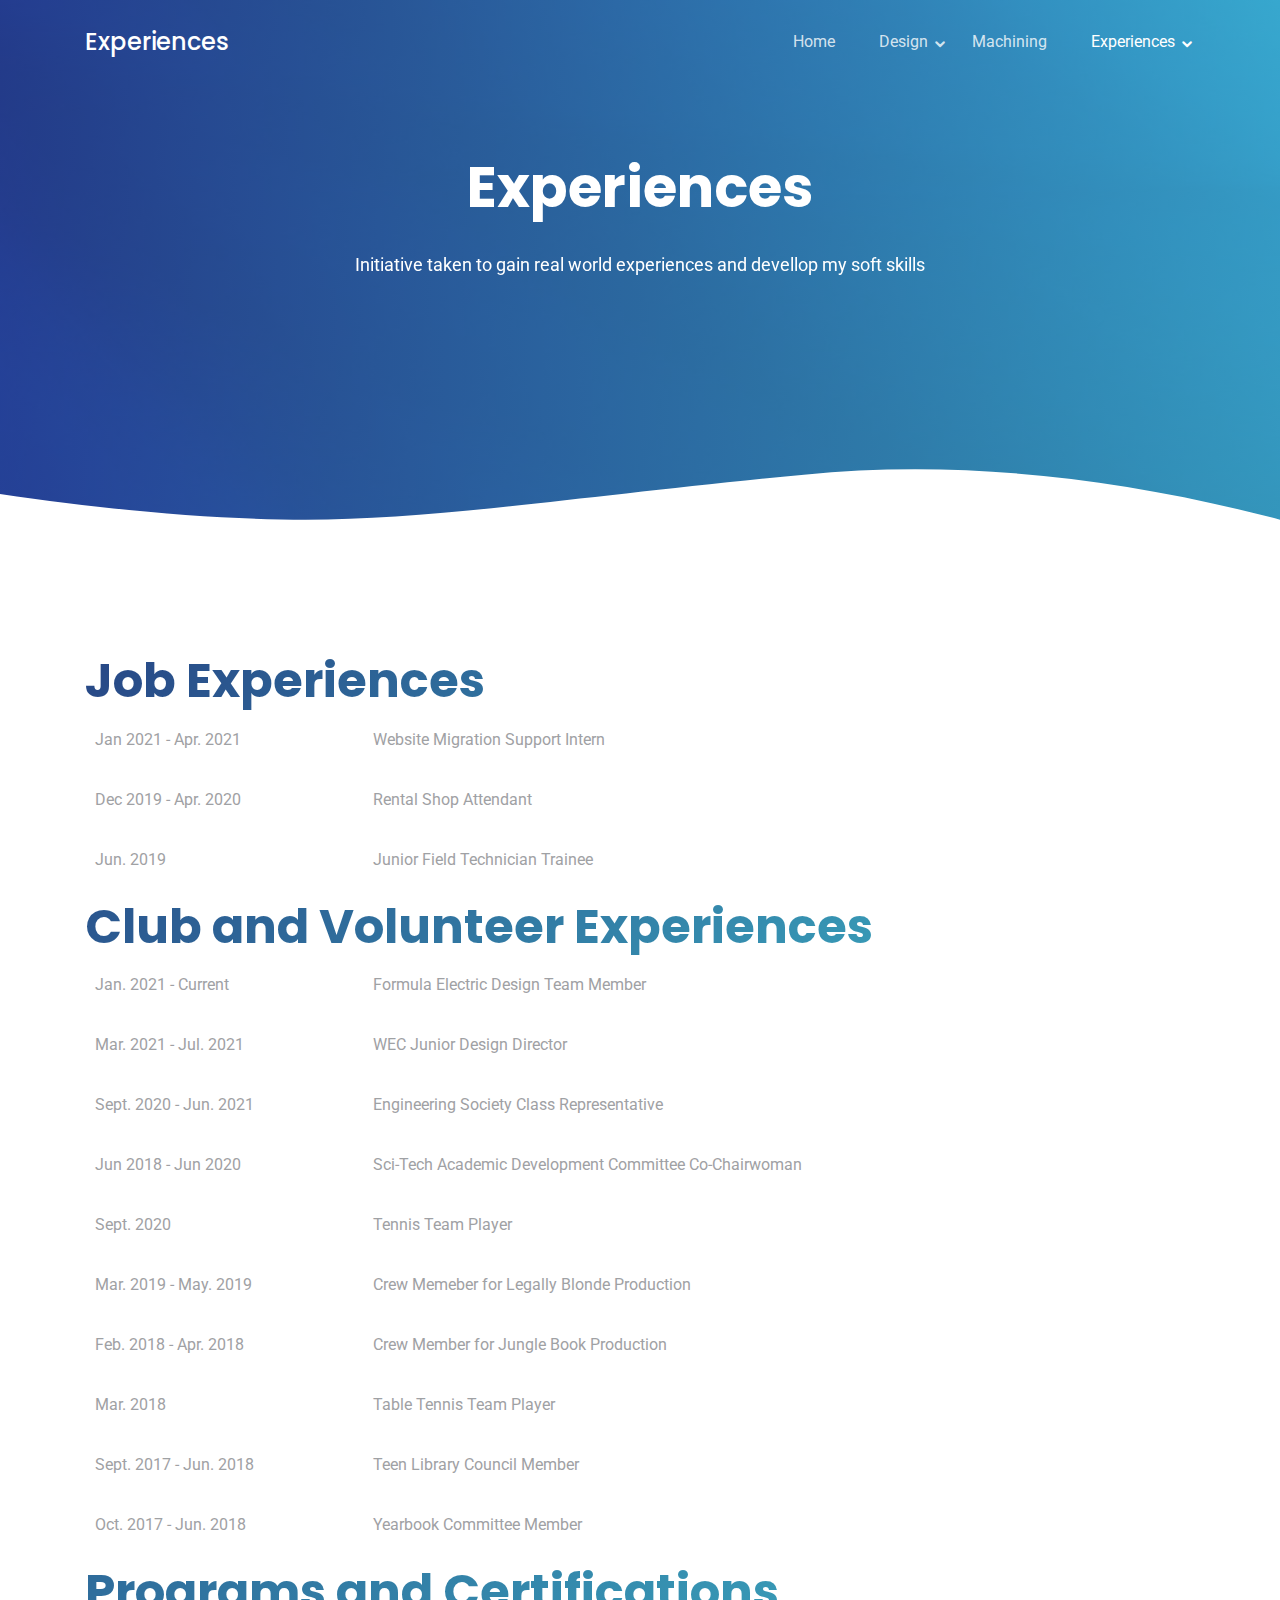
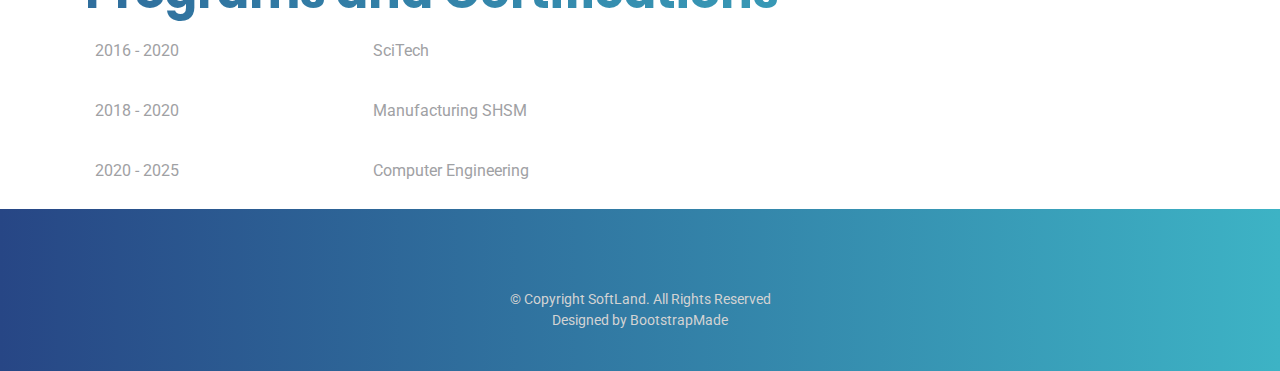
<file: exp.html>
<!DOCTYPE html>
<html lang="en">

<head>
  <meta charset="utf-8">
  <meta content="width=device-width, initial-scale=1.0" name="viewport">

  <title>Jhanvi Shah - Experiences</title>
  <meta content="" name="description">
  <meta content="" name="keywords">

  <!-- Favicons -->
  <link href="assets/img/favicon.png" rel="icon">
  <link href="assets/img/apple-touch-icon.png" rel="apple-touch-icon">

  <!-- Google Fonts -->
  <link href="https://fonts.googleapis.com/css?family=Roboto:300,300i,400,400i,500,500i,600,600i,700,700i|Poppins:300,300i,400,400i,500,500i,600,600i,700,700i" rel="stylesheet">

  <!-- Vendor CSS Files -->
  <link href="assets/vendor/bootstrap/css/bootstrap.min.css" rel="stylesheet">
  <link href="assets/vendor/icofont/icofont.min.css" rel="stylesheet">
  <link href="assets/vendor/aos/aos.css" rel="stylesheet">
  <link href="assets/vendor/line-awesome/css/line-awesome.min.css" rel="stylesheet">
  <link href="assets/vendor/owl.carousel/assets/owl.carousel.min.css" rel="stylesheet">

  <!-- Template Main CSS File -->
  <link href="assets/css/style.css" rel="stylesheet">

  <!-- =======================================================
  * Template Name: SoftLand - v2.2.1
  * Template URL: https://bootstrapmade.com/softland-bootstrap-app-landing-page-template/
  * Author: BootstrapMade.com
  * License: https://bootstrapmade.com/license/
  ======================================================== -->
</head>

<body>

  <!-- ======= Mobile Menu ======= -->
  <div class="site-mobile-menu site-navbar-target">
    <div class="site-mobile-menu-header">
      <div class="site-mobile-menu-close mt-3">
        <span class="icofont-close js-menu-toggle"></span>
      </div>
    </div>
    <div class="site-mobile-menu-body"></div>
  </div>

  <!-- ======= Header ======= -->
  <header class="site-navbar js-sticky-header site-navbar-target" role="banner">

    <div class="container">
      <div class="row align-items-center">

        <div class="col-6 col-lg-2">
          <h1 class="mb-0 site-logo"><a href="index.html" class="mb-0">Experiences</a></h1>
        </div>

        <div class="col-12 col-md-10 d-none d-lg-block">
          <nav class="site-navigation position-relative text-right" role="navigation">

            <ul class="site-menu main-menu js-clone-nav mr-auto d-none d-lg-block">
              
               <li><a href="index.html" class="nav-link">Home</a></li>
               <li class="has-children"><a href="design.html" class="nav-link">Design</a>
                 <ul class="dropdown">
                    <li><a href="StormRider.html" class="nav-link">StormRider</a></li>
                    <li><a href="CAD.html" class="nav-link">CAD Projects</a></li>
                    <li><a href="Other.html" class="nav-link">Other Projects</a></li>
                 </ul>
              </li>
              <li><a href="machine.html" class="nav-link">Machining</a></li>
              <li class="has-children active"><a href="exp.html" class="nav-link">Experiences</a>
                 <ul class="dropdown">
                    <li><a href="Work.html" class="nav-link">Work</a></li>
                    <li><a href="Clubs.html" class="nav-link">Extracurricular</a></li>
                 </ul>
              </li>            
            </ul>
          </nav>
        </div>

        <div class="col-6 d-inline-block d-lg-none ml-md-0 py-3" style="position: relative; top: 3px;">

          <a href="#" class="burger site-menu-toggle js-menu-toggle" data-toggle="collapse" data-target="#main-navbar">
            <span></span>
          </a>
        </div>

      </div>
    </div>

  </header>

  <main id="main">

    <!-- ======= Features Section ======= -->      
      
      
      
    <section class="hero-section inner-page">
      <div class="wave">
        <svg width="1920px" height="265px" viewBox="0 0 1920 265" version="1.1" xmlns="http://www.w3.org/2000/svg" xmlns:xlink="http://www.w3.org/1999/xlink">
          <g id="Page-1" stroke="none" stroke-width="1" fill="none" fill-rule="evenodd">
            <g id="Apple-TV" transform="translate(0.000000, -402.000000)" fill="#FFFFFF">
              <path d="M0,439.134243 C175.04074,464.89273 327.944386,477.771974 458.710937,477.771974 C654.860765,477.771974 870.645295,442.632362 1205.9828,410.192501 C1429.54114,388.565926 1667.54687,411.092417 1920,477.771974 L1920,667 L1017.15166,667 L0,667 L0,439.134243 Z" id="Path"></path>
            </g>
          </g>
        </svg>
      </div>

      <div class="container">
        <div class="row align-items-center">
          <div class="col-12">
            <div class="row justify-content-center">
              <div class="col-md-7 text-center hero-text">
                <h1 data-aos="fade-up" data-aos-delay="">Experiences</h1>
                <p class="mb-5" data-aos="fade-up" data-aos-delay="100">Initiative taken to gain real world experiences and devellop my soft skills</p>
              </div>
            </div>
          </div>
        </div>
      </div>
    </section>
      
    <section class="section pb-0">
      <div class="container">
        <h2 class="section-heading">Job Experiences</h2>
        <p class="column left">Jan 2021 - Apr. 2021</p>
        <div class="column right"><p>Website Migration Support Intern</p></div>
        <p class="column left">Dec 2019 - Apr. 2020</p>
        <div class="column right"><p>Rental Shop Attendant</p></div>
        <p class="column left">Jun. 2019</p>
        <div class="column right"><p>Junior Field Technician Trainee</p></div>
      </div>

      <div class="container">
        <h2 class="section-heading">Club and Volunteer Experiences</h2>
        <p class="column left">Jan. 2021 - Current</p>
        <div class="column right"><p>Formula Electric Design Team Member</p></div>
        <p class="column left">Mar. 2021 - Jul. 2021</p>
        <div class="column right"><p>WEC Junior Design Director</p></div>
        <p class="column left">Sept. 2020 - Jun. 2021</p>
        <div class="column right"><p>Engineering Society Class Representative</p></div>
        <p class="column left">Jun 2018 - Jun 2020</p>
        <div class="column right"><p>Sci-Tech Academic Development Committee Co-Chairwoman</p></div>
        <p class="column left">Sept. 2020</p>
        <div class="column right"><p>Tennis Team Player</p></div>
        <p class="column left">Mar. 2019 - May. 2019</p>
        <div class="column right"><p>Crew Memeber for Legally Blonde Production</p></div>
        <p class="column left">Feb. 2018 - Apr. 2018</p>
        <div class="column right"><p>Crew Member for Jungle Book Production</p></div>
        <p class="column left">Mar. 2018</p>
        <div class="column right"><p>Table Tennis Team Player</p></div>
        <p class="column left">Sept. 2017 - Jun. 2018</p>
        <div class="column right"><p>Teen Library Council Member</p></div>
        <p class="column left">Oct. 2017 - Jun. 2018</p>
        <div class="column right"><p>Yearbook Committee Member</p></div>
      </div>

      <div class="container">
        <h2 class="section-heading">Programs and Certifications</h2>
        <p class="column left">2016 - 2020</p>
        <div class="column right"><p>SciTech</p></div>
        <p class="column left">2018 - 2020</p>
        <div class="column right"><p>Manufacturing SHSM</p></div>
        <p class="column left">2020 - 2025</p>
        <div class="column right"><p>Computer Engineering</p></div>
      </div>
    </section>
  </main><!-- End #main -->

  <!-- ======= Footer ======= -->
  <footer class="footer" role="contentinfo">
    <div class="container">
      <div class="row justify-content-center text-center">
        <div class="col-md-7">
          <p class="copyright">&copy; Copyright SoftLand. All Rights Reserved</p>
          <div class="credits">
            <!--
            All the links in the footer should remain intact.
            You can delete the links only if you purchased the pro version.
            Licensing information: https://bootstrapmade.com/license/
            Purchase the pro version with working PHP/AJAX contact form: https://bootstrapmade.com/buy/?theme=SoftLand
          -->
            Designed by <a href="https://bootstrapmade.com/">BootstrapMade</a>
          </div>
        </div>
      </div>

    </div>
  </footer>

  <a href="#" class="back-to-top"><i class="icofont-simple-up"></i></a>

  <!-- Vendor JS Files -->
  <script src="assets/vendor/jquery/jquery.min.js"></script>
  <script src="assets/vendor/bootstrap/js/bootstrap.bundle.min.js"></script>
  <script src="assets/vendor/jquery.easing/jquery.easing.min.js"></script>
  <script src="assets/vendor/php-email-form/validate.js"></script>
  <script src="assets/vendor/aos/aos.js"></script>
  <script src="assets/vendor/owl.carousel/owl.carousel.min.js"></script>
  <script src="assets/vendor/jquery-sticky/jquery.sticky.js"></script>

  <!-- Template Main JS File -->
  <script src="assets/js/main.js"></script>

</body>

</html>
</file>
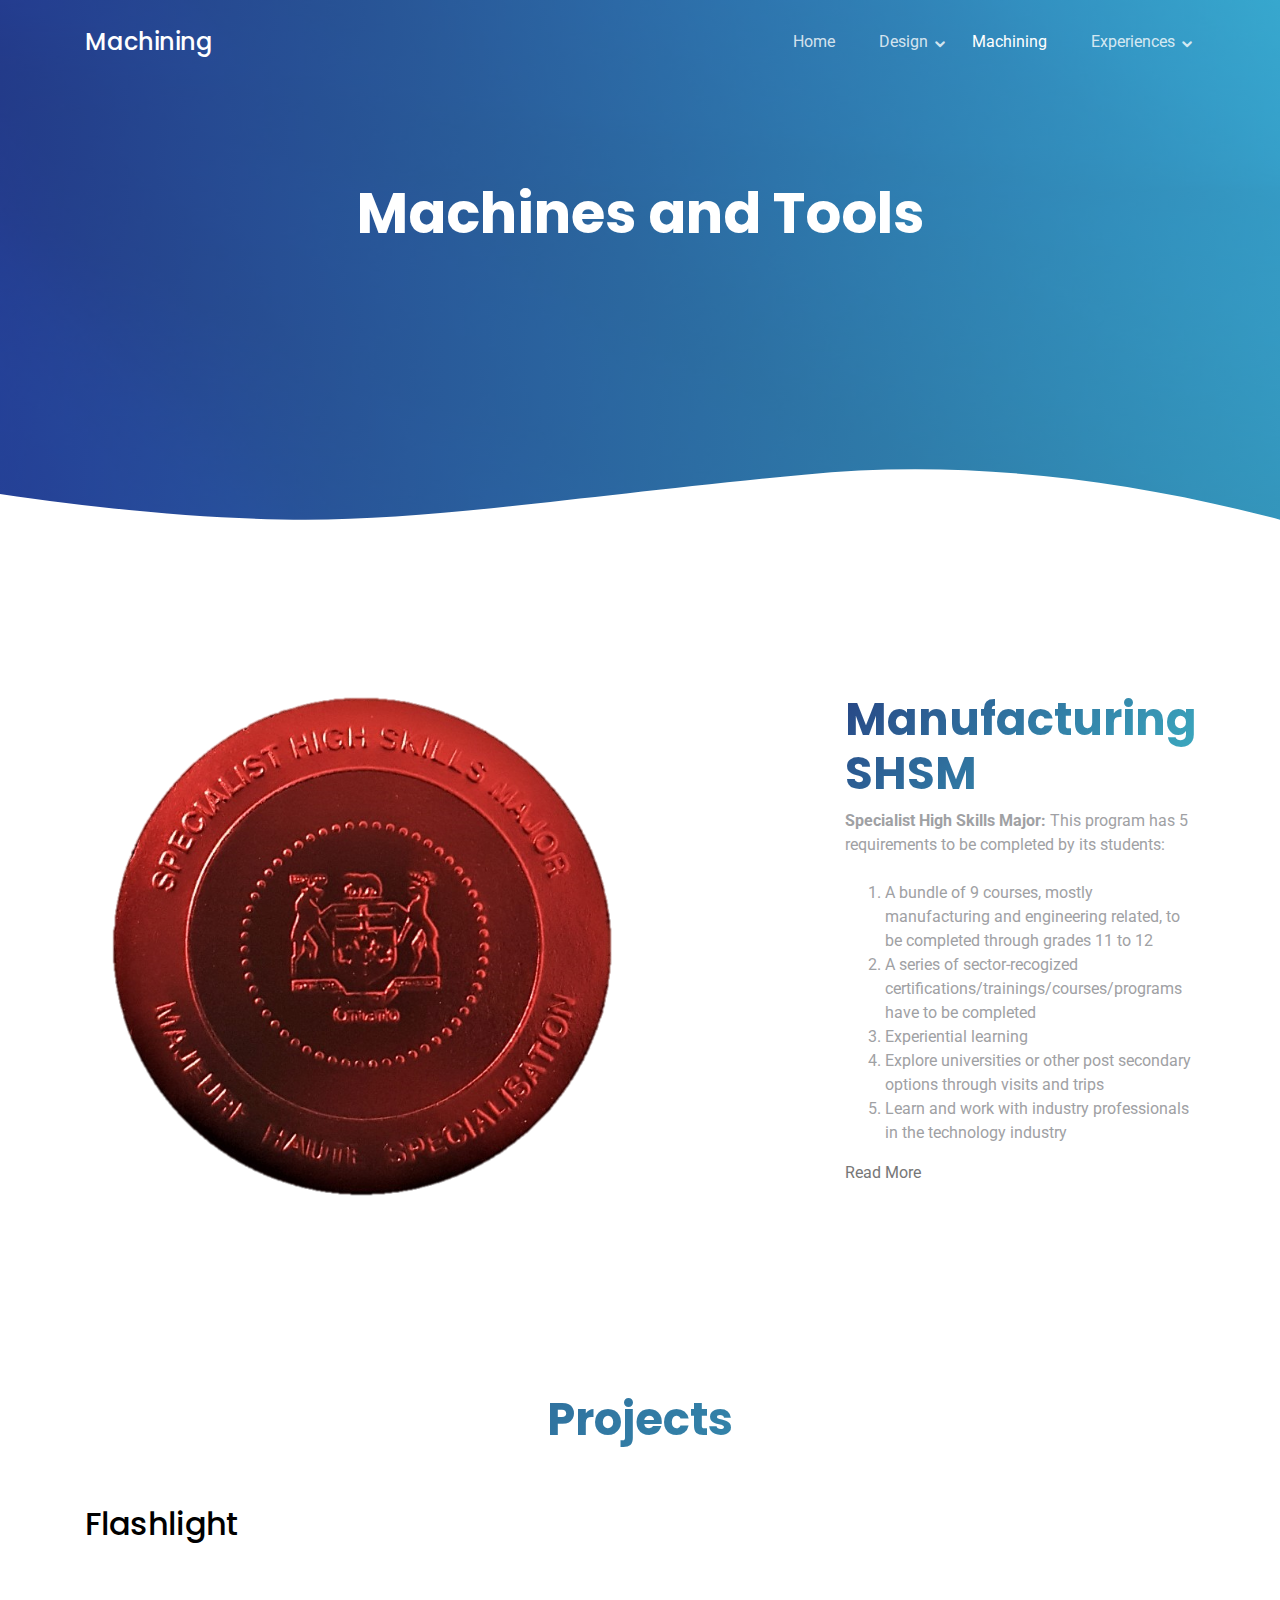
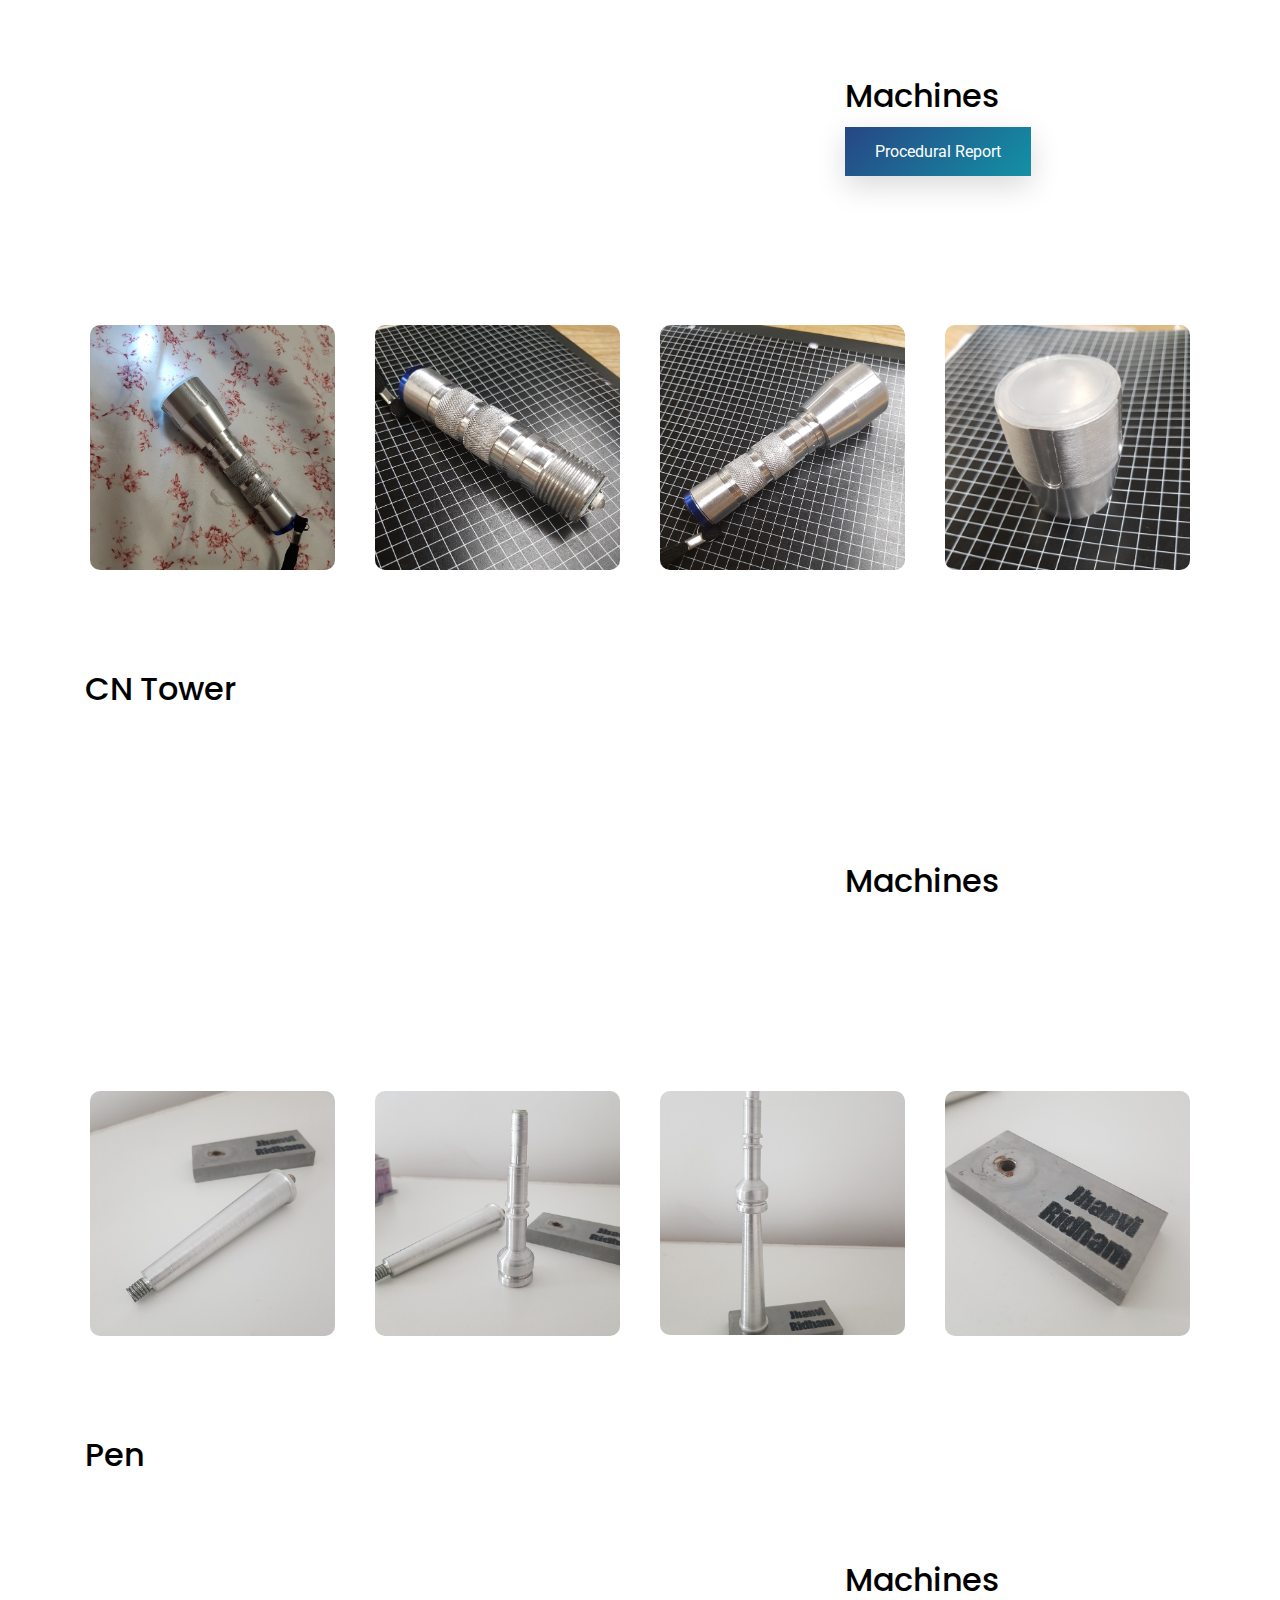
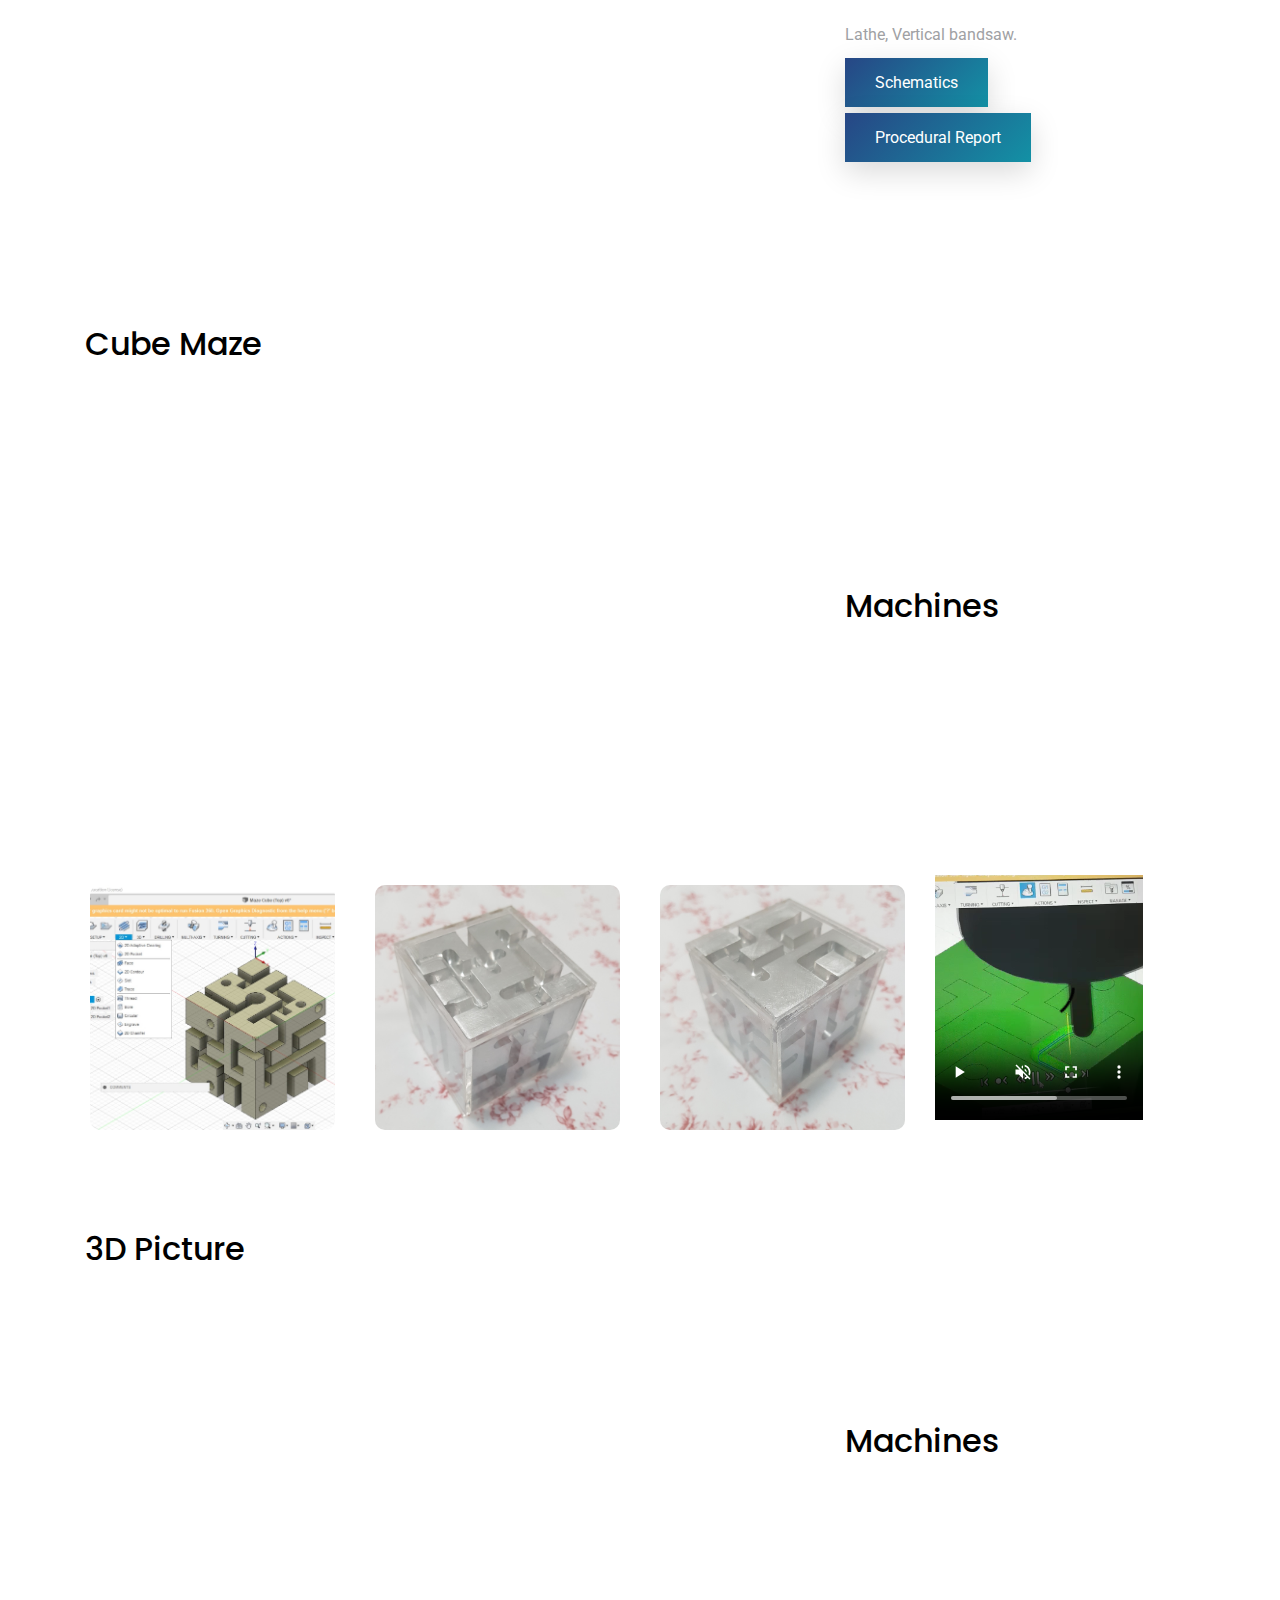
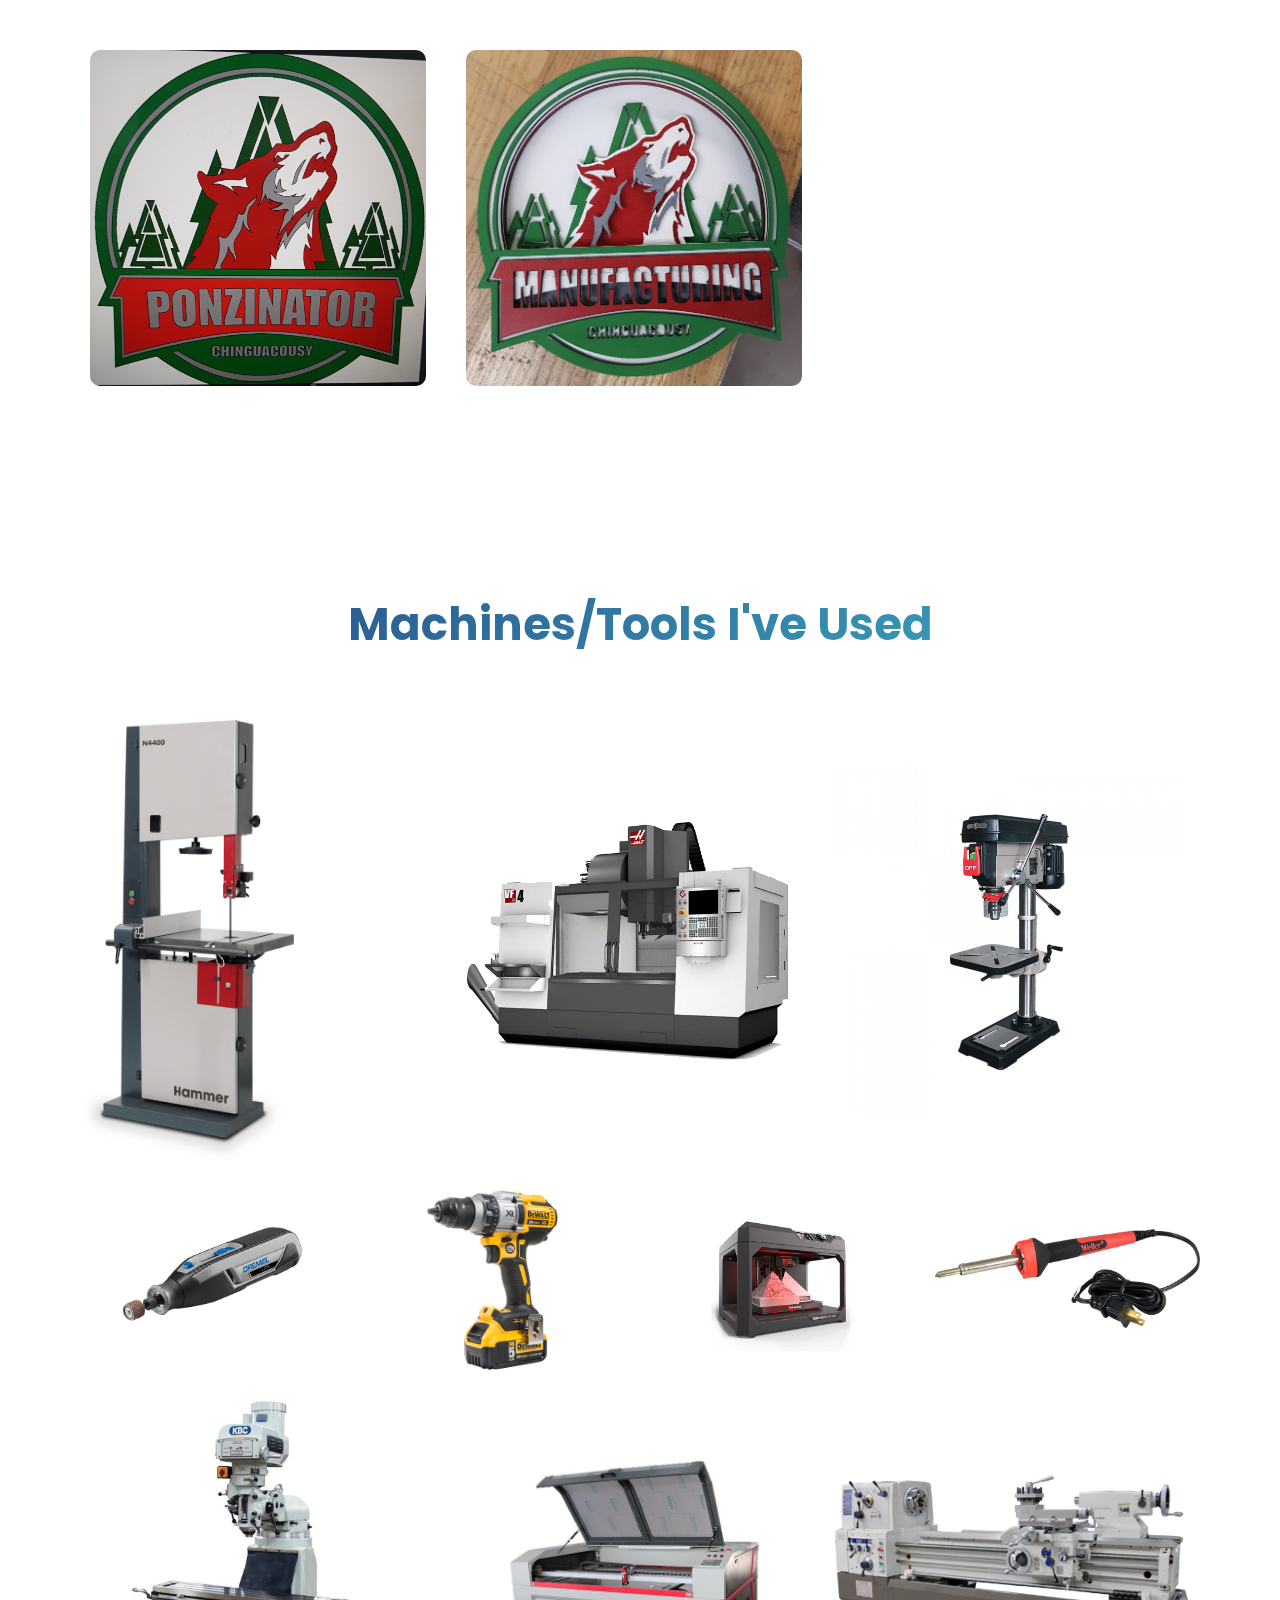
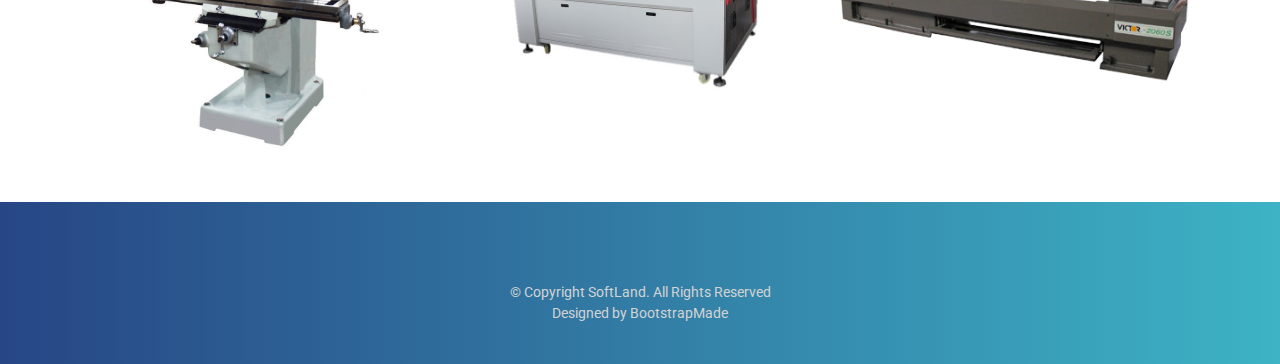
<file: machine.html>
<!DOCTYPE html>
<html lang="en">

<head>
  <meta charset="utf-8">
  <meta content="width=device-width, initial-scale=1.0" name="viewport">

  <title>Jhanvi Shah - Machining</title>
  <meta content="" name="description">
  <meta content="" name="keywords">

  <!-- Favicons -->
  <link href="assets/img/favicon.png" rel="icon">
  <link href="assets/img/apple-touch-icon.png" rel="apple-touch-icon">

  <!-- Google Fonts -->
  <link href="https://fonts.googleapis.com/css?family=Roboto:300,300i,400,400i,500,500i,600,600i,700,700i|Poppins:300,300i,400,400i,500,500i,600,600i,700,700i" rel="stylesheet">

  <!-- Vendor CSS Files -->
  <link href="assets/vendor/bootstrap/css/bootstrap.min.css" rel="stylesheet">
  <link href="assets/vendor/icofont/icofont.min.css" rel="stylesheet">
  <link href="assets/vendor/aos/aos.css" rel="stylesheet">
  <link href="assets/vendor/line-awesome/css/line-awesome.min.css" rel="stylesheet">
  <link href="assets/vendor/owl.carousel/assets/owl.carousel.min.css" rel="stylesheet">

  <!-- Template Main CSS File -->
  <link href="assets/css/style.css" rel="stylesheet">

  <!-- =======================================================
  * Template Name: SoftLand - v2.2.1
  * Template URL: https://bootstrapmade.com/softland-bootstrap-app-landing-page-template/
  * Author: BootstrapMade.com
  * License: https://bootstrapmade.com/license/
  ======================================================== -->
</head>

<body>

  <!-- ======= Mobile Menu ======= -->
  <div class="site-mobile-menu site-navbar-target">
    <div class="site-mobile-menu-header">
      <div class="site-mobile-menu-close mt-3">
        <span class="icofont-close js-menu-toggle"></span>
      </div>
    </div>
    <div class="site-mobile-menu-body"></div>
  </div>

  <!-- ======= Header ======= -->
  <header class="site-navbar js-sticky-header site-navbar-target" role="banner">

    <div class="container">
      <div class="row align-items-center">

        <div class="col-6 col-lg-2">
          <h1 class="mb-0 site-logo"><a href="index.html" class="mb-0">Machining</a></h1>
        </div>

        <div class="col-12 col-md-10 d-none d-lg-block">
          <nav class="site-navigation position-relative text-right" role="navigation">

            <ul class="site-menu main-menu js-clone-nav mr-auto d-none d-lg-block">
              
               <li><a href="index.html" class="nav-link">Home</a></li>
               <li class="has-children"><a href="design.html" class="nav-link">Design</a>
                 <ul class="dropdown">
                    <li><a href="StormRider.html" class="nav-link">StormRider</a></li>
                    <li><a href="CAD.html" class="nav-link">CAD Projects</a></li>
                    <li><a href="Other.html" class="nav-link">Other Projects</a></li>
                 </ul>
              </li>
              <li class="active"><a href="machine.html" class="nav-link">Machining</a></li>
              <li class="has-children"><a href="exp.html" class="nav-link">Experiences</a>
                 <ul class="dropdown">
                    <li><a href="Work.html" class="nav-link">Work</a></li>
                    <li><a href="Clubs.html" class="nav-link">Extracurricular</a></li>
                 </ul>
              </li>
            </ul>
          </nav>
        </div>

        <div class="col-6 d-inline-block d-lg-none ml-md-0 py-3" style="position: relative; top: 3px;">

          <a href="#" class="burger site-menu-toggle js-menu-toggle" data-toggle="collapse" data-target="#main-navbar">
            <span></span>
          </a>
        </div>

      </div>
    </div>

  </header>

  <main id="main">

    <!-- ======= Features Section ======= -->      
      
      
      
    <section class="hero-section inner-page">
      <div class="wave">
        <svg width="1920px" height="265px" viewBox="0 0 1920 265" version="1.1" xmlns="http://www.w3.org/2000/svg" xmlns:xlink="http://www.w3.org/1999/xlink">
          <g id="Page-1" stroke="none" stroke-width="1" fill="none" fill-rule="evenodd">
            <g id="Apple-TV" transform="translate(0.000000, -402.000000)" fill="#FFFFFF">
              <path d="M0,439.134243 C175.04074,464.89273 327.944386,477.771974 458.710937,477.771974 C654.860765,477.771974 870.645295,442.632362 1205.9828,410.192501 C1429.54114,388.565926 1667.54687,411.092417 1920,477.771974 L1920,667 L1017.15166,667 L0,667 L0,439.134243 Z" id="Path"></path>
            </g>
          </g>
        </svg>
      </div>

      <div class="container">
        <div class="row align-items-center">
          <div class="col-12">
            <div class="row justify-content-center">
              <div class="col-md-7 text-center hero-text">
                <h1 data-aos="fade-up" data-aos-delay="">Machines and Tools</h1>
                <p class="mb-5" data-aos="fade-up" data-aos-delay="100"></p>
              </div>
            </div>
          </div>
        </div>
      </div>
    </section>
  
      
      
      
    <section class="section pb-0">
      <div class="container" style="padding-bottom:40px;">  
        <div class="row align-items-center" style="padding: 25px 0px;">
          <div class="col-md-4 ml-auto order-2">
            <h2 class="section-heading" style="font-size:45px;">Manufacturing SHSM</h2>
            <p class="mb-4"><b>Specialist High Skills Major:</b> This program has 5 requirements to be completed by its students: </p>
            <ol>
              <li>A bundle of 9 courses, mostly manufacturing and engineering related, to be completed through grades 11 to 12</li>
              <li>A series of sector-recogized certifications/trainings/courses/programs have to be completed</li>
              <li>Experiential learning</li>
              <li>Explore universities or other post secondary options through visits and trips</li>
              <li>Learn and work with industry professionals in the technology industry</li>
            </ol>
            <p><a href="http://www.edu.gov.on.ca/morestudentsuccess/sector/manufacturing.html" target="_blank">Read More</a></p>
          </div>
          <div class="col-md-6" data-aos="fade-right">
            <img src="assets/machine/30.png" alt="Image" class="img-fluid">
          </div>
        </div>
      </div>
    </section>
   
    <section class="section pb-0">
      <h2 class="section-heading" style="font-size:45px;text-align:center;padding-bottom:50px;">Projects</h2>
      <div class="container" style="padding-bottom:80px;">
        <h2>Flashlight</h2>  
        <div class="row align-items-center" style="padding: 25px 0px;">
          <div class="col-md-4 ml-auto order-2">
            <h2 class="mb-4">Machines</h2>
            <p class="mb-4"></p>
            <p data-aos-delay="200" data-aos-offset="-500"><a href="assets/machine/FlashlightReport.pdf" target="_blank" class="button button-primary">Procedural Report</a></p>            
          </div>
          <div class="col-md-6" data-aos="fade-right">
            <img src="assets/machine/26.png" alt="Image" class="img-fluid">
          </div>
        </div>
        <div class="row gallery">
          <div class="column-4">
            <a href="assets/machine/1.jpg" target="_blank"><img src="assets/machine/1-Small.jpg" style="width:100%;max-width:100%;"></a>
          </div>
          <div class="column-4">
            <a href="assets/machine/2.jpg" target="_blank"><img src="assets/machine/2-Small.jpg" style="width:100%;max-width:100%;"></a>
          </div>
          <div class="column-4">
            <a href="assets/machine/3.jpg" target="_blank"><img src="assets/machine/3-Small.jpg" style="width:100%;max-width:100%;"></a>
          </div>           
          <div class="column-4">
            <a href="assets/machine/4.jpg" target="_blank"><img src="assets/machine/4-Small.jpg" style="width:100%;max-width:100%;"></a>
          </div>
        </div>
      </div>
        
        
      <div class="container" style="padding-bottom:80px;">
        <h2>CN Tower</h2>  
        <div class="row align-items-center" style="padding: 25px 0px;">
          <div class="col-md-4 ml-auto order-2">
            <h2 class="mb-4">Machines</h2>
            <p class="mb-4"></p>
          </div>
          <div class="col-md-6" data-aos="fade-right">
            <img src="assets/machine/27.png" alt="Image" class="img-fluid">
          </div>
        </div>            
        <div class="row gallery">
          <div class="column-4">
            <a href="assets/machine/5.jpg" target="_blank"><img src="assets/machine/5-Small.jpg" style="width:100%;max-width:100%;"></a>
          </div>
          <div class="column-4">
            <a href="assets/machine/6.jpg" target="_blank"><img src="assets/machine/6-Small.jpg" style="width:100%;max-width:100%;"></a>
          </div>
          <div class="column-4">
            <a href="assets/machine/7.jpg" target="_blank"><img src="assets/machine/7-Small.jpg" style="width:100%;max-width:100%;"></a>
          </div>
          <div class="column-4">
            <a href="assets/machine/8.jpg" target="_blank"><img src="assets/machine/8-Small.jpg" style="width:100%;max-width:100%;"></a>
          </div> 
        </div>
      </div>
                   
        
      <div class="container" style="padding-bottom:80px;">
       <h2>Pen</h2>    
        <div class="row align-items-center" style="padding: 25px 0px;">
          <div class="col-md-4 ml-auto order-2">
            <h2 class="mb-4">Machines</h2>
            <p class="mb-4">Lathe, Vertical bandsaw.</p>
            <p data-aos-delay="200" data-aos-offset="-500" style="padding-bottom: 15px;"><a href="assets/machine/Pen.pdf" target="_blank" class="button button-primary">Schematics</a></p>
            <p data-aos-delay="200" data-aos-offset="-500"><a href="assets/machine/PenReport.pdf" target="_blank" class="button button-primary">Procedural Report</a></p>
          </div>
          <div class="col-md-6 gallery" data-aos="fade-right">
              <a href="" target="_blank"><img src="assets/machine/9.jpg" alt="Image" class="img-fluid"></a>
          </div>
        </div>
      </div>           
        
        
      <div class="container" style="padding-bottom:80px;">
        <h2>Cube Maze</h2>
        <div class="row align-items-center" style="padding:25px 0px;">
          <div class="col-md-4 ml-auto order-2">
            <h2 class="mb-4">Machines</h2>
            <p class="mb-4"></p>
          </div>
          <div class="col-md-6" data-aos="fade-right">
            <img src="assets/machine/28.png" alt="Image" class="img-fluid">
          </div>
        </div>            
        <div class="row gallery">
          <div class="column-4 align-items-center">
            <a href="assets/machine/22.jpg" target="_blank"><img src="assets/machine/22-Small.jpg" style="width:100%;max-width:100%;"></a>
          </div> 
          <div class="column-4">
            <a href="assets/machine/23.jpg" target="_blank"><img src="assets/machine/23-Small.jpg" style="width:100%;max-width:100%;"></a>
          </div> 
          <div class="column-4">
            <a href="assets/machine/24.jpg" target="_blank"><img src="assets/machine/24-Small.jpg" style="width:100%;max-width:100%;"></a>
          </div>
          <div class="column-5">
            <video width="100%" controls muted>
              <source src="assets/machine/25.mp4" type="video/mp4">
              Video Format is not supported
            </video>        
          </div>   
        </div>    
      </div>
        
          
      <div class="container" style="padding-bottom:80px;">
        <h2>3D Picture</h2>
        <div class="row align-items-center" style="padding:25px 0px;">
          <div class="col-md-4 ml-auto order-2">
            <h2 class="mb-4">Machines</h2>
            <p class="mb-4"></p>
          </div>
          <div class="col-md-6" data-aos="fade-right">
            <img src="assets/machine/29.png" alt="Image" class="img-fluid">
          </div>
        </div>            
        <div class="row gallery">
          <div class="column-3">
            <a href="assets/machine/10.jpg" target="_blank"><img src="assets/machine/10-Small.jpg" style="width:100%;max-width:100%;"></a>
          </div>            
          <div class="column-3">
            <a href="assets/machine/11.jpg" target="_blank"><img src="assets/machine/11-Small.jpg" style="width:100%;max-width:100%;"></a>
          </div>
        </div>
      </div>
    </section>           
      
    <section class="section pb-0">
      <div class="container">
       <h2 class="section-heading" style="font-size:45px;text-align:center;padding-bottom:50px;">Machines/Tools I've Used</h2>
       <div class="row align-items-center" style="padding-bottom:40px">
         <div class="column-3">
           <a href="https://images.app.goo.gl/Wte2wbAY8qcSW2Us5" target="_blank"><img src="assets/machine/12.png" style="width:100%;max-width:60%;"></a>
         </div>
         <div class="column-3">
           <a href="https://images.app.goo.gl/ZTPsuUqYgVSwV92M9" target="_blank"><img src="assets/machine/13.png" style="width:100%;max-width:100%;"></a>
         </div>
         <div class="column-3">
           <a href="https://images.app.goo.gl/hvwEpuMLJsKfn6Ye8" target="_blank"><img src="assets/machine/15.png" style="width:100%;max-width:100%;"></a>
         </div>           
         <div class="column-4">
           <a href="https://images.app.goo.gl/oYKiVtYqHqZbbDDj6" target="_blank"><img src="assets/machine/14.jpeg" style="width:100%;max-width:100%;"></a>
         </div>
         <div class="column-4">
           <a href="https://images.app.goo.gl/cvh5gWwqMqhHfPJC7" target="_blank"><img src="assets/machine/16.png" style="width:100%;max-width:100%;"></a>
         </div>
         <div class="column-4">
           <a href="https://images.app.goo.gl/2AQTmtty2rGGpSDaA" target="_blank"><img src="assets/machine/20.png" style="width:100%;max-width:100%;"></a>
         </div>
         <div class="column-4">
           <a href="https://images.app.goo.gl/Ne9JhV97iKz2Xwfx5" target="_blank"><img src="assets/machine/21.png" style="width:100%;max-width:100%;"></a>
         </div>
         <div class="column-3">
           <a href="https://images.app.goo.gl/9Vvt5sYztuBxELgG7" target="_blank"><img src="assets/machine/19.jpg" style="width:100%;max-width:100%;"></a>
         </div> 
         <div class="column-3">
           <a href="https://images.app.goo.gl/AkJNw6wwQfRESoDz9" target="_blank"><img src="assets/machine/17.jpg" style="width:100%;max-width:100%;"></a>
         </div>    
         <div class="column-3">
           <a href="" target="_blank"><img src="assets/machine/18.png" style="width:100%;max-width:100%;"></a>
         </div>            
           
        </div>
      </div>
    </section>     

  </main><!-- End #main -->

  <!-- ======= Footer ======= -->
  <footer class="footer" role="contentinfo">
    <div class="container">
      <div class="row justify-content-center text-center">
        <div class="col-md-7">
          <p class="copyright">&copy; Copyright SoftLand. All Rights Reserved</p>
          <div class="credits">
            <!--
            All the links in the footer should remain intact.
            You can delete the links only if you purchased the pro version.
            Licensing information: https://bootstrapmade.com/license/
            Purchase the pro version with working PHP/AJAX contact form: https://bootstrapmade.com/buy/?theme=SoftLand
          -->
            Designed by <a href="https://bootstrapmade.com/">BootstrapMade</a>
          </div>
        </div>
      </div>

    </div>
  </footer>

  <a href="#" class="back-to-top"><i class="icofont-simple-up"></i></a>

  <!-- Vendor JS Files -->
  <script src="assets/vendor/jquery/jquery.min.js"></script>
  <script src="assets/vendor/bootstrap/js/bootstrap.bundle.min.js"></script>
  <script src="assets/vendor/jquery.easing/jquery.easing.min.js"></script>
  <script src="assets/vendor/php-email-form/validate.js"></script>
  <script src="assets/vendor/aos/aos.js"></script>
  <script src="assets/vendor/owl.carousel/owl.carousel.min.js"></script>
  <script src="assets/vendor/jquery-sticky/jquery.sticky.js"></script>

  <!-- Template Main JS File -->
  <script src="assets/js/main.js"></script>
    
</body>

</html>
</file>
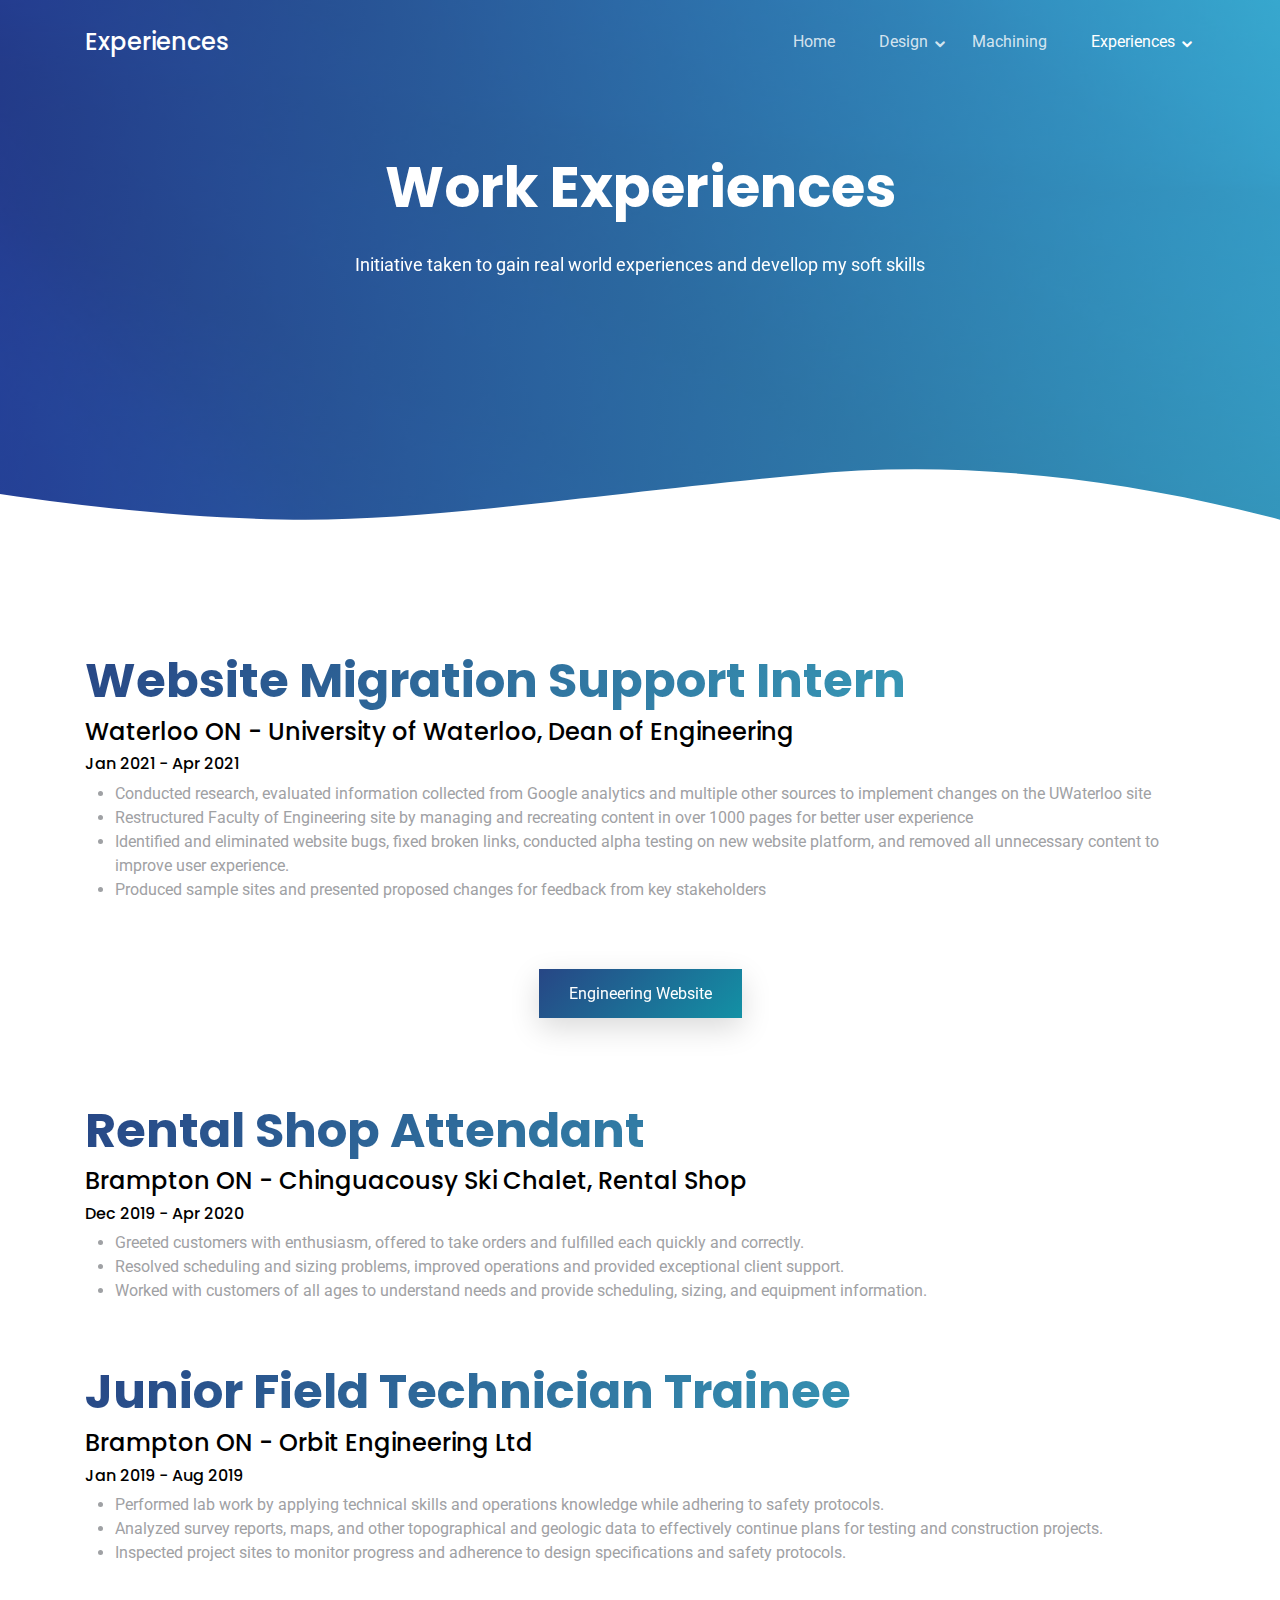
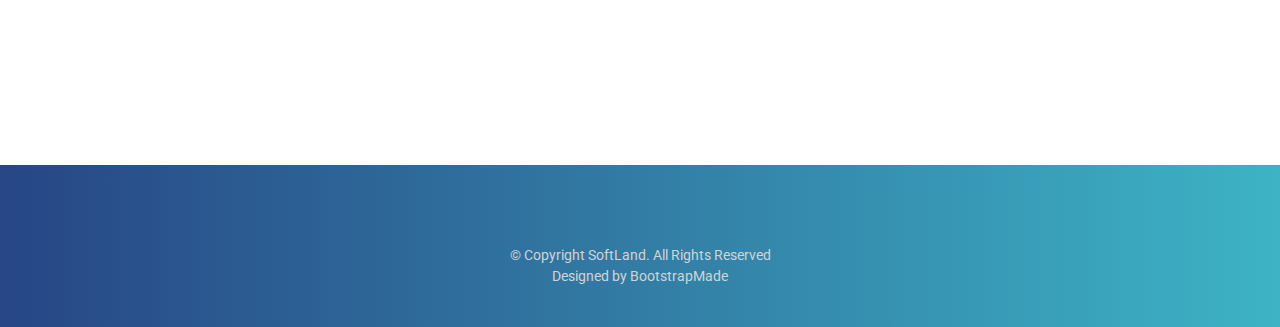
<file: Work.html>
<!DOCTYPE html>
<html lang="en">

<head>
  <meta charset="utf-8">
  <meta content="width=device-width, initial-scale=1.0" name="viewport">

  <title>Jhanvi Shah - Work Experiences</title>
  <meta content="" name="description">
  <meta content="" name="keywords">

  <!-- Favicons -->
  <link href="assets/img/favicon.png" rel="icon">
  <link href="assets/img/apple-touch-icon.png" rel="apple-touch-icon">

  <!-- Google Fonts -->
  <link href="https://fonts.googleapis.com/css?family=Roboto:300,300i,400,400i,500,500i,600,600i,700,700i|Poppins:300,300i,400,400i,500,500i,600,600i,700,700i" rel="stylesheet">

  <!-- Vendor CSS Files -->
  <link href="assets/vendor/bootstrap/css/bootstrap.min.css" rel="stylesheet">
  <link href="assets/vendor/icofont/icofont.min.css" rel="stylesheet">
  <link href="assets/vendor/aos/aos.css" rel="stylesheet">
  <link href="assets/vendor/line-awesome/css/line-awesome.min.css" rel="stylesheet">
  <link href="assets/vendor/owl.carousel/assets/owl.carousel.min.css" rel="stylesheet">

  <!-- Template Main CSS File -->
  <link href="assets/css/style.css" rel="stylesheet">

  <!-- =======================================================
  * Template Name: SoftLand - v2.2.1
  * Template URL: https://bootstrapmade.com/softland-bootstrap-app-landing-page-template/
  * Author: BootstrapMade.com
  * License: https://bootstrapmade.com/license/
  ======================================================== -->
</head>

<body>

  <!-- ======= Mobile Menu ======= -->
  <div class="site-mobile-menu site-navbar-target">
    <div class="site-mobile-menu-header">
      <div class="site-mobile-menu-close mt-3">
        <span class="icofont-close js-menu-toggle"></span>
      </div>
    </div>
    <div class="site-mobile-menu-body"></div>
  </div>

  <!-- ======= Header ======= -->
  <header class="site-navbar js-sticky-header site-navbar-target" role="banner">

    <div class="container">
      <div class="row align-items-center">

        <div class="col-6 col-lg-2">
          <h1 class="mb-0 site-logo"><a href="index.html" class="mb-0">Experiences</a></h1>
        </div>

        <div class="col-12 col-md-10 d-none d-lg-block">
          <nav class="site-navigation position-relative text-right" role="navigation">

            <ul class="site-menu main-menu js-clone-nav mr-auto d-none d-lg-block">
              
               <li><a href="index.html" class="nav-link">Home</a></li>
               <li class="has-children"><a href="design.html" class="nav-link">Design</a>
                 <ul class="dropdown">
                    <li><a href="StormRider.html" class="nav-link">StormRider</a></li>
                    <li><a href="CAD.html" class="nav-link">CAD Projects</a></li>
                    <li><a href="Other.html" class="nav-link">Other Projects</a></li>
                 </ul>
              </li>
              <li><a href="machine.html" class="nav-link">Machining</a></li>
              <li class="has-children active"><a href="exp.html" class="nav-link">Experiences</a>
                 <ul class="dropdown">
                    <li class="active"><a href="Work.html" class="nav-link">Work</a></li>
                    <li><a href="Clubs.html" class="nav-link">Extracurricular</a></li>
                 </ul>
              </li>            
            </ul>
          </nav>
        </div>

        <div class="col-6 d-inline-block d-lg-none ml-md-0 py-3" style="position: relative; top: 3px;">

          <a href="#" class="burger site-menu-toggle js-menu-toggle" data-toggle="collapse" data-target="#main-navbar">
            <span></span>
          </a>
        </div>

      </div>
    </div>

  </header>

  <main id="main">

    <!-- ======= Features Section ======= -->      
      
      
      
    <section class="hero-section inner-page">
      <div class="wave">
        <svg width="1920px" height="265px" viewBox="0 0 1920 265" version="1.1" xmlns="http://www.w3.org/2000/svg" xmlns:xlink="http://www.w3.org/1999/xlink">
          <g id="Page-1" stroke="none" stroke-width="1" fill="none" fill-rule="evenodd">
            <g id="Apple-TV" transform="translate(0.000000, -402.000000)" fill="#FFFFFF">
              <path d="M0,439.134243 C175.04074,464.89273 327.944386,477.771974 458.710937,477.771974 C654.860765,477.771974 870.645295,442.632362 1205.9828,410.192501 C1429.54114,388.565926 1667.54687,411.092417 1920,477.771974 L1920,667 L1017.15166,667 L0,667 L0,439.134243 Z" id="Path"></path>
            </g>
          </g>
        </svg>
      </div>

      <div class="container">
        <div class="row align-items-center">
          <div class="col-12">
            <div class="row justify-content-center">
              <div class="col-md-7 text-center hero-text">
                <h1 data-aos="fade-up" data-aos-delay="">Work Experiences</h1>
                <p class="mb-5" data-aos="fade-up" data-aos-delay="100">Initiative taken to gain real world experiences and devellop my soft skills</p>
              </div>
            </div>
          </div>
        </div>
      </div>
    </section>

    
    <section class="section pb-0">
        <div class="container">
          <h2 class="section-heading">Website Migration Support Intern</h2>
          <h4>Waterloo ON - University of Waterloo, Dean of Engineering</h4>
          <h6>Jan 2021 - Apr 2021</h6>
          <div style="padding-left:30px;">  
          </ul>
            <li>Conducted research, evaluated information collected from Google analytics and multiple other sources to implement changes on the UWaterloo site</li>
            <li>Restructured Faculty of Engineering site by managing and recreating content in over 1000 pages for better user experience</li>
            <li>Identified and eliminated website bugs, fixed broken links, conducted alpha testing on new website platform, and removed all unnecessary content to improve user experience.</li>
            <li>Produced sample sites and presented proposed changes for feedback from key stakeholders</li>
          </ul>
          </div>
          <div class="container">
            <div class="center">
              <p data-aos="fade-right" data-aos-delay="200" data-aos-offset="-500">
                <a href="https://uwaterloo.ca/engineering/" target="_blank" class="button button-primary">Engineering Website</a>
              </p>
            </div>
          </div>
        </div>

        <div class="container" style="padding-bottom: 60px;">
          <h2 class="section-heading">Rental Shop Attendant</h2>
          <h4>Brampton ON - Chinguacousy Ski Chalet, Rental Shop</h4>
          <h6>Dec 2019 - Apr 2020</h6>
          <div style="padding-left:30px;">
          </ul>
            <li>Greeted customers with enthusiasm, offered to take orders and fulfilled each quickly and correctly.</li>
            <li>Resolved scheduling and sizing problems, improved operations and provided exceptional client support.</li>
            <li>Worked with customers of all ages to understand needs and provide scheduling, sizing, and equipment information.</li>
          </ul>
          </div>
        </div>

        <div class="container" style="padding-bottom: 60px;">
          <h2 class="section-heading">Junior Field Technician Trainee</h2>
          <h4>Brampton ON - Orbit Engineering Ltd</h4>
          <h6>Jan 2019 - Aug 2019</h6>
          <div style="padding-left:30px;">
          </ul>
            <li>Performed lab work by applying technical skills and operations knowledge while adhering to safety protocols.</li>
            <li>Analyzed survey reports, maps, and other topographical and geologic data to effectively continue plans for testing and construction projects.</li>
            <li>Inspected project sites to monitor progress and adherence to design specifications and safety protocols.</li>
          </ul>
          </div>

          <div class="container">
            <div class="column-3 center">
              <p data-aos="fade-right" data-aos-delay="200" data-aos-offset="-500">
                <a href="assets/exp/Civil Engineering.pptx" target="_blank" class="button button-primary">Civil Engineering Presentation</a>
              </p>
            </div>
            <div class="column-3 center">
              <p data-aos="fade-right" data-aos-delay="200" data-aos-offset="-500">
                <a href="assets/exp/Orbit Engineering Notes.pdf" target="_blank" class="button button-primary">Work Term Notes</a>
              </p>
            </div>
            <div class="column-3 center">
              <p data-aos="fade-right" data-aos-delay="200" data-aos-offset="-500">
                <a href="http://www.orbitengineering.ca/" target="_blank" class="button button-primary">Orbit Engineering Website</a>
              </p>
            </div>
          </div>
        </div>
    </section>
  </main><!-- End #main -->

  <!-- ======= Footer ======= -->
  <footer class="footer" role="contentinfo">
    <div class="container">
      <div class="row justify-content-center text-center">
        <div class="col-md-7">
          <p class="copyright">&copy; Copyright SoftLand. All Rights Reserved</p>
          <div class="credits">
            <!--
            All the links in the footer should remain intact.
            You can delete the links only if you purchased the pro version.
            Licensing information: https://bootstrapmade.com/license/
            Purchase the pro version with working PHP/AJAX contact form: https://bootstrapmade.com/buy/?theme=SoftLand
          -->
            Designed by <a href="https://bootstrapmade.com/">BootstrapMade</a>
          </div>
        </div>
      </div>

    </div>
  </footer>

  <a href="#" class="back-to-top"><i class="icofont-simple-up"></i></a>

  <!-- Vendor JS Files -->
  <script src="assets/vendor/jquery/jquery.min.js"></script>
  <script src="assets/vendor/bootstrap/js/bootstrap.bundle.min.js"></script>
  <script src="assets/vendor/jquery.easing/jquery.easing.min.js"></script>
  <script src="assets/vendor/php-email-form/validate.js"></script>
  <script src="assets/vendor/aos/aos.js"></script>
  <script src="assets/vendor/owl.carousel/owl.carousel.min.js"></script>
  <script src="assets/vendor/jquery-sticky/jquery.sticky.js"></script>

  <!-- Template Main JS File -->
  <script src="assets/js/main.js"></script>

</body>

</html>
</file>
<file: assets/vendor/line-awesome/css/line-awesome.min.css>
.la,.lab,.lad,.lal,.lar,.las{-moz-osx-font-smoothing:grayscale;-webkit-font-smoothing:antialiased;display:inline-block;font-style:normal;font-variant:normal;text-rendering:auto;line-height:1}.la-lg{font-size:1.33333em;line-height:.75em;vertical-align:-.0667em}.la-xs{font-size:.75em}.la-sm{font-size:.875em}.la-1x{font-size:1em}.la-2x{font-size:2em}.la-3x{font-size:3em}.la-4x{font-size:4em}.la-5x{font-size:5em}.la-6x{font-size:6em}.la-7x{font-size:7em}.la-8x{font-size:8em}.la-9x{font-size:9em}.la-10x{font-size:10em}.la-fw{text-align:center;width:1.25em}.la-ul{list-style-type:none;margin-left:2.5em;padding-left:0}.la-ul>li{position:relative}.la-li{left:-2em;position:absolute;text-align:center;width:2em;line-height:inherit}.la-border{border:solid .08em #eee;border-radius:.1em;padding:.2em .25em .15em}.la-pull-left{float:left}.la-pull-right{float:right}.la.la-pull-left,.lab.la-pull-left,.lal.la-pull-left,.lar.la-pull-left,.las.la-pull-left{margin-right:.3em}.la.la-pull-right,.lab.la-pull-right,.lal.la-pull-right,.lar.la-pull-right,.las.la-pull-right{margin-left:.3em}.la-spin{-webkit-animation:la-spin 2s infinite linear;animation:la-spin 2s infinite linear}.la-pulse{-webkit-animation:la-spin 1s infinite steps(8);animation:la-spin 1s infinite steps(8)}@-webkit-keyframes la-spin{0%{-webkit-transform:rotate(0);transform:rotate(0)}100%{-webkit-transform:rotate(360deg);transform:rotate(360deg)}}@keyframes la-spin{0%{-webkit-transform:rotate(0);transform:rotate(0)}100%{-webkit-transform:rotate(360deg);transform:rotate(360deg)}}.la-rotate-90{-webkit-transform:rotate(90deg);transform:rotate(90deg)}.la-rotate-180{-webkit-transform:rotate(180deg);transform:rotate(180deg)}.la-rotate-270{-webkit-transform:rotate(270deg);transform:rotate(270deg)}.la-flip-horizontal{-webkit-transform:scale(-1,1);transform:scale(-1,1)}.la-flip-vertical{-webkit-transform:scale(1,-1);transform:scale(1,-1)}.la-flip-both,.la-flip-horizontal.la-flip-vertical{-webkit-transform:scale(-1,-1);transform:scale(-1,-1)}:root .la-flip-both,:root .la-flip-horizontal,:root .la-flip-vertical,:root .la-rotate-180,:root .la-rotate-270,:root .la-rotate-90{-webkit-filter:none;filter:none}.la-stack{display:inline-block;height:2em;line-height:2em;position:relative;vertical-align:middle;width:2.5em}.la-stack-1x,.la-stack-2x{left:0;position:absolute;text-align:center;width:100%}.la-stack-1x{line-height:inherit}.la-stack-2x{font-size:2em}.la-inverse{color:#fff}.la-500px:before{content:"\f26e"}.la-accessible-icon:before{content:"\f368"}.la-accusoft:before{content:"\f369"}.la-acquisitions-incorporated:before{content:"\f6af"}.la-ad:before{content:"\f641"}.la-address-book:before{content:"\f2b9"}.la-address-card:before{content:"\f2bb"}.la-adjust:before{content:"\f042"}.la-adn:before{content:"\f170"}.la-adobe:before{content:"\f778"}.la-adversal:before{content:"\f36a"}.la-affiliatetheme:before{content:"\f36b"}.la-air-freshener:before{content:"\f5d0"}.la-airbnb:before{content:"\f834"}.la-algolia:before{content:"\f36c"}.la-align-center:before{content:"\f037"}.la-align-justify:before{content:"\f039"}.la-align-left:before{content:"\f036"}.la-align-right:before{content:"\f038"}.la-alipay:before{content:"\f642"}.la-allergies:before{content:"\f461"}.la-amazon:before{content:"\f270"}.la-amazon-pay:before{content:"\f42c"}.la-ambulance:before{content:"\f0f9"}.la-american-sign-language-interpreting:before{content:"\f2a3"}.la-amilia:before{content:"\f36d"}.la-anchor:before{content:"\f13d"}.la-android:before{content:"\f17b"}.la-angellist:before{content:"\f209"}.la-angle-double-down:before{content:"\f103"}.la-angle-double-left:before{content:"\f100"}.la-angle-double-right:before{content:"\f101"}.la-angle-double-up:before{content:"\f102"}.la-angle-down:before{content:"\f107"}.la-angle-left:before{content:"\f104"}.la-angle-right:before{content:"\f105"}.la-angle-up:before{content:"\f106"}.la-angry:before{content:"\f556"}.la-angrycreative:before{content:"\f36e"}.la-angular:before{content:"\f420"}.la-ankh:before{content:"\f644"}.la-app-store:before{content:"\f36f"}.la-app-store-ios:before{content:"\f370"}.la-apper:before{content:"\f371"}.la-apple:before{content:"\f179"}.la-apple-alt:before{content:"\f5d1"}.la-apple-pay:before{content:"\f415"}.la-archive:before{content:"\f187"}.la-archway:before{content:"\f557"}.la-arrow-alt-circle-down:before{content:"\f358"}.la-arrow-alt-circle-left:before{content:"\f359"}.la-arrow-alt-circle-right:before{content:"\f35a"}.la-arrow-alt-circle-up:before{content:"\f35b"}.la-arrow-circle-down:before{content:"\f0ab"}.la-arrow-circle-left:before{content:"\f0a8"}.la-arrow-circle-right:before{content:"\f0a9"}.la-arrow-circle-up:before{content:"\f0aa"}.la-arrow-down:before{content:"\f063"}.la-arrow-left:before{content:"\f060"}.la-arrow-right:before{content:"\f061"}.la-arrow-up:before{content:"\f062"}.la-arrows-alt:before{content:"\f0b2"}.la-arrows-alt-h:before{content:"\f337"}.la-arrows-alt-v:before{content:"\f338"}.la-artstation:before{content:"\f77a"}.la-assistive-listening-systems:before{content:"\f2a2"}.la-asterisk:before{content:"\f069"}.la-asymmetrik:before{content:"\f372"}.la-at:before{content:"\f1fa"}.la-atlas:before{content:"\f558"}.la-atlassian:before{content:"\f77b"}.la-atom:before{content:"\f5d2"}.la-audible:before{content:"\f373"}.la-audio-description:before{content:"\f29e"}.la-autoprefixer:before{content:"\f41c"}.la-avianex:before{content:"\f374"}.la-aviato:before{content:"\f421"}.la-award:before{content:"\f559"}.la-aws:before{content:"\f375"}.la-baby:before{content:"\f77c"}.la-baby-carriage:before{content:"\f77d"}.la-backspace:before{content:"\f55a"}.la-backward:before{content:"\f04a"}.la-bacon:before{content:"\f7e5"}.la-balance-scale:before{content:"\f24e"}.la-balance-scale-left:before{content:"\f515"}.la-balance-scale-right:before{content:"\f516"}.la-ban:before{content:"\f05e"}.la-band-aid:before{content:"\f462"}.la-bandcamp:before{content:"\f2d5"}.la-barcode:before{content:"\f02a"}.la-bars:before{content:"\f0c9"}.la-baseball-ball:before{content:"\f433"}.la-basketball-ball:before{content:"\f434"}.la-bath:before{content:"\f2cd"}.la-battery-empty:before{content:"\f244"}.la-battery-full:before{content:"\f240"}.la-battery-half:before{content:"\f242"}.la-battery-quarter:before{content:"\f243"}.la-battery-three-quarters:before{content:"\f241"}.la-battle-net:before{content:"\f835"}.la-bed:before{content:"\f236"}.la-beer:before{content:"\f0fc"}.la-behance:before{content:"\f1b4"}.la-behance-square:before{content:"\f1b5"}.la-bell:before{content:"\f0f3"}.la-bell-slash:before{content:"\f1f6"}.la-bezier-curve:before{content:"\f55b"}.la-bible:before{content:"\f647"}.la-bicycle:before{content:"\f206"}.la-biking:before{content:"\f84a"}.la-bimobject:before{content:"\f378"}.la-binoculars:before{content:"\f1e5"}.la-biohazard:before{content:"\f780"}.la-birthday-cake:before{content:"\f1fd"}.la-bitbucket:before{content:"\f171"}.la-bitcoin:before{content:"\f379"}.la-bity:before{content:"\f37a"}.la-black-tie:before{content:"\f27e"}.la-blackberry:before{content:"\f37b"}.la-blender:before{content:"\f517"}.la-blender-phone:before{content:"\f6b6"}.la-blind:before{content:"\f29d"}.la-blog:before{content:"\f781"}.la-blogger:before{content:"\f37c"}.la-blogger-b:before{content:"\f37d"}.la-bluetooth:before{content:"\f293"}.la-bluetooth-b:before{content:"\f294"}.la-bold:before{content:"\f032"}.la-bolt:before{content:"\f0e7"}.la-bomb:before{content:"\f1e2"}.la-bone:before{content:"\f5d7"}.la-bong:before{content:"\f55c"}.la-book:before{content:"\f02d"}.la-book-dead:before{content:"\f6b7"}.la-book-medical:before{content:"\f7e6"}.la-book-open:before{content:"\f518"}.la-book-reader:before{content:"\f5da"}.la-bookmark:before{content:"\f02e"}.la-bootstrap:before{content:"\f836"}.la-border-all:before{content:"\f84c"}.la-border-none:before{content:"\f850"}.la-border-style:before{content:"\f853"}.la-bowling-ball:before{content:"\f436"}.la-box:before{content:"\f466"}.la-box-open:before{content:"\f49e"}.la-boxes:before{content:"\f468"}.la-braille:before{content:"\f2a1"}.la-brain:before{content:"\f5dc"}.la-bread-slice:before{content:"\f7ec"}.la-briefcase:before{content:"\f0b1"}.la-briefcase-medical:before{content:"\f469"}.la-broadcast-tower:before{content:"\f519"}.la-broom:before{content:"\f51a"}.la-brush:before{content:"\f55d"}.la-btc:before{content:"\f15a"}.la-buffer:before{content:"\f837"}.la-bug:before{content:"\f188"}.la-building:before{content:"\f1ad"}.la-bullhorn:before{content:"\f0a1"}.la-bullseye:before{content:"\f140"}.la-burn:before{content:"\f46a"}.la-buromobelexperte:before{content:"\f37f"}.la-bus:before{content:"\f207"}.la-bus-alt:before{content:"\f55e"}.la-business-time:before{content:"\f64a"}.la-buy-n-large:before{content:"\f8a6"}.la-buysellads:before{content:"\f20d"}.la-calculator:before{content:"\f1ec"}.la-calendar:before{content:"\f133"}.la-calendar-alt:before{content:"\f073"}.la-calendar-check:before{content:"\f274"}.la-calendar-day:before{content:"\f783"}.la-calendar-minus:before{content:"\f272"}.la-calendar-plus:before{content:"\f271"}.la-calendar-times:before{content:"\f273"}.la-calendar-week:before{content:"\f784"}.la-camera:before{content:"\f030"}.la-camera-retro:before{content:"\f083"}.la-campground:before{content:"\f6bb"}.la-canadian-maple-leaf:before{content:"\f785"}.la-candy-cane:before{content:"\f786"}.la-cannabis:before{content:"\f55f"}.la-capsules:before{content:"\f46b"}.la-car:before{content:"\f1b9"}.la-car-alt:before{content:"\f5de"}.la-car-battery:before{content:"\f5df"}.la-car-crash:before{content:"\f5e1"}.la-car-side:before{content:"\f5e4"}.la-caret-down:before{content:"\f0d7"}.la-caret-left:before{content:"\f0d9"}.la-caret-right:before{content:"\f0da"}.la-caret-square-down:before{content:"\f150"}.la-caret-square-left:before{content:"\f191"}.la-caret-square-right:before{content:"\f152"}.la-caret-square-up:before{content:"\f151"}.la-caret-up:before{content:"\f0d8"}.la-carrot:before{content:"\f787"}.la-cart-arrow-down:before{content:"\f218"}.la-cart-plus:before{content:"\f217"}.la-cash-register:before{content:"\f788"}.la-cat:before{content:"\f6be"}.la-cc-amazon-pay:before{content:"\f42d"}.la-cc-amex:before{content:"\f1f3"}.la-cc-apple-pay:before{content:"\f416"}.la-cc-diners-club:before{content:"\f24c"}.la-cc-discover:before{content:"\f1f2"}.la-cc-jcb:before{content:"\f24b"}.la-cc-mastercard:before{content:"\f1f1"}.la-cc-paypal:before{content:"\f1f4"}.la-cc-stripe:before{content:"\f1f5"}.la-cc-visa:before{content:"\f1f0"}.la-centercode:before{content:"\f380"}.la-centos:before{content:"\f789"}.la-certificate:before{content:"\f0a3"}.la-chair:before{content:"\f6c0"}.la-chalkboard:before{content:"\f51b"}.la-chalkboard-teacher:before{content:"\f51c"}.la-charging-station:before{content:"\f5e7"}.la-chart-area:before{content:"\f1fe"}.la-chart-bar:before{content:"\f080"}.la-chart-line:before{content:"\f201"}.la-chart-pie:before{content:"\f200"}.la-check:before{content:"\f00c"}.la-check-circle:before{content:"\f058"}.la-check-double:before{content:"\f560"}.la-check-square:before{content:"\f14a"}.la-cheese:before{content:"\f7ef"}.la-chess:before{content:"\f439"}.la-chess-bishop:before{content:"\f43a"}.la-chess-board:before{content:"\f43c"}.la-chess-king:before{content:"\f43f"}.la-chess-knight:before{content:"\f441"}.la-chess-pawn:before{content:"\f443"}.la-chess-queen:before{content:"\f445"}.la-chess-rook:before{content:"\f447"}.la-chevron-circle-down:before{content:"\f13a"}.la-chevron-circle-left:before{content:"\f137"}.la-chevron-circle-right:before{content:"\f138"}.la-chevron-circle-up:before{content:"\f139"}.la-chevron-down:before{content:"\f078"}.la-chevron-left:before{content:"\f053"}.la-chevron-right:before{content:"\f054"}.la-chevron-up:before{content:"\f077"}.la-child:before{content:"\f1ae"}.la-chrome:before{content:"\f268"}.la-chromecast:before{content:"\f838"}.la-church:before{content:"\f51d"}.la-circle:before{content:"\f111"}.la-circle-notch:before{content:"\f1ce"}.la-city:before{content:"\f64f"}.la-clinic-medical:before{content:"\f7f2"}.la-clipboard:before{content:"\f328"}.la-clipboard-check:before{content:"\f46c"}.la-clipboard-list:before{content:"\f46d"}.la-clock:before{content:"\f017"}.la-clone:before{content:"\f24d"}.la-closed-captioning:before{content:"\f20a"}.la-cloud:before{content:"\f0c2"}.la-cloud-download-alt:before{content:"\f381"}.la-cloud-meatball:before{content:"\f73b"}.la-cloud-moon:before{content:"\f6c3"}.la-cloud-moon-rain:before{content:"\f73c"}.la-cloud-rain:before{content:"\f73d"}.la-cloud-showers-heavy:before{content:"\f740"}.la-cloud-sun:before{content:"\f6c4"}.la-cloud-sun-rain:before{content:"\f743"}.la-cloud-upload-alt:before{content:"\f382"}.la-cloudscale:before{content:"\f383"}.la-cloudsmith:before{content:"\f384"}.la-cloudversify:before{content:"\f385"}.la-cocktail:before{content:"\f561"}.la-code:before{content:"\f121"}.la-code-branch:before{content:"\f126"}.la-codepen:before{content:"\f1cb"}.la-codiepie:before{content:"\f284"}.la-coffee:before{content:"\f0f4"}.la-cog:before{content:"\f013"}.la-cogs:before{content:"\f085"}.la-coins:before{content:"\f51e"}.la-columns:before{content:"\f0db"}.la-comment:before{content:"\f075"}.la-comment-alt:before{content:"\f27a"}.la-comment-dollar:before{content:"\f651"}.la-comment-dots:before{content:"\f4ad"}.la-comment-medical:before{content:"\f7f5"}.la-comment-slash:before{content:"\f4b3"}.la-comments:before{content:"\f086"}.la-comments-dollar:before{content:"\f653"}.la-compact-disc:before{content:"\f51f"}.la-compass:before{content:"\f14e"}.la-compress:before{content:"\f066"}.la-compress-arrows-alt:before{content:"\f78c"}.la-concierge-bell:before{content:"\f562"}.la-confluence:before{content:"\f78d"}.la-connectdevelop:before{content:"\f20e"}.la-contao:before{content:"\f26d"}.la-cookie:before{content:"\f563"}.la-cookie-bite:before{content:"\f564"}.la-copy:before{content:"\f0c5"}.la-copyright:before{content:"\f1f9"}.la-cotton-bureau:before{content:"\f89e"}.la-couch:before{content:"\f4b8"}.la-cpanel:before{content:"\f388"}.la-creative-commons:before{content:"\f25e"}.la-creative-commons-by:before{content:"\f4e7"}.la-creative-commons-nc:before{content:"\f4e8"}.la-creative-commons-nc-eu:before{content:"\f4e9"}.la-creative-commons-nc-jp:before{content:"\f4ea"}.la-creative-commons-nd:before{content:"\f4eb"}.la-creative-commons-pd:before{content:"\f4ec"}.la-creative-commons-pd-alt:before{content:"\f4ed"}.la-creative-commons-remix:before{content:"\f4ee"}.la-creative-commons-sa:before{content:"\f4ef"}.la-creative-commons-sampling:before{content:"\f4f0"}.la-creative-commons-sampling-plus:before{content:"\f4f1"}.la-creative-commons-share:before{content:"\f4f2"}.la-creative-commons-zero:before{content:"\f4f3"}.la-credit-card:before{content:"\f09d"}.la-critical-role:before{content:"\f6c9"}.la-crop:before{content:"\f125"}.la-crop-alt:before{content:"\f565"}.la-cross:before{content:"\f654"}.la-crosshairs:before{content:"\f05b"}.la-crow:before{content:"\f520"}.la-crown:before{content:"\f521"}.la-crutch:before{content:"\f7f7"}.la-css3:before{content:"\f13c"}.la-css3-alt:before{content:"\f38b"}.la-cube:before{content:"\f1b2"}.la-cubes:before{content:"\f1b3"}.la-cut:before{content:"\f0c4"}.la-cuttlefish:before{content:"\f38c"}.la-d-and-d:before{content:"\f38d"}.la-d-and-d-beyond:before{content:"\f6ca"}.la-dashcube:before{content:"\f210"}.la-database:before{content:"\f1c0"}.la-deaf:before{content:"\f2a4"}.la-delicious:before{content:"\f1a5"}.la-democrat:before{content:"\f747"}.la-deploydog:before{content:"\f38e"}.la-deskpro:before{content:"\f38f"}.la-desktop:before{content:"\f108"}.la-dev:before{content:"\f6cc"}.la-deviantart:before{content:"\f1bd"}.la-dharmachakra:before{content:"\f655"}.la-dhl:before{content:"\f790"}.la-diagnoses:before{content:"\f470"}.la-diaspora:before{content:"\f791"}.la-dice:before{content:"\f522"}.la-dice-d20:before{content:"\f6cf"}.la-dice-d6:before{content:"\f6d1"}.la-dice-five:before{content:"\f523"}.la-dice-four:before{content:"\f524"}.la-dice-one:before{content:"\f525"}.la-dice-six:before{content:"\f526"}.la-dice-three:before{content:"\f527"}.la-dice-two:before{content:"\f528"}.la-digg:before{content:"\f1a6"}.la-digital-ocean:before{content:"\f391"}.la-digital-tachograph:before{content:"\f566"}.la-directions:before{content:"\f5eb"}.la-discord:before{content:"\f392"}.la-discourse:before{content:"\f393"}.la-divide:before{content:"\f529"}.la-dizzy:before{content:"\f567"}.la-dna:before{content:"\f471"}.la-dochub:before{content:"\f394"}.la-docker:before{content:"\f395"}.la-dog:before{content:"\f6d3"}.la-dollar-sign:before{content:"\f155"}.la-dolly:before{content:"\f472"}.la-dolly-flatbed:before{content:"\f474"}.la-donate:before{content:"\f4b9"}.la-door-closed:before{content:"\f52a"}.la-door-open:before{content:"\f52b"}.la-dot-circle:before{content:"\f192"}.la-dove:before{content:"\f4ba"}.la-download:before{content:"\f019"}.la-draft2digital:before{content:"\f396"}.la-drafting-compass:before{content:"\f568"}.la-dragon:before{content:"\f6d5"}.la-draw-polygon:before{content:"\f5ee"}.la-dribbble:before{content:"\f17d"}.la-dribbble-square:before{content:"\f397"}.la-dropbox:before{content:"\f16b"}.la-drum:before{content:"\f569"}.la-drum-steelpan:before{content:"\f56a"}.la-drumstick-bite:before{content:"\f6d7"}.la-drupal:before{content:"\f1a9"}.la-dumbbell:before{content:"\f44b"}.la-dumpster:before{content:"\f793"}.la-dumpster-fire:before{content:"\f794"}.la-dungeon:before{content:"\f6d9"}.la-dyalog:before{content:"\f399"}.la-earlybirds:before{content:"\f39a"}.la-ebay:before{content:"\f4f4"}.la-edge:before{content:"\f282"}.la-edit:before{content:"\f044"}.la-egg:before{content:"\f7fb"}.la-eject:before{content:"\f052"}.la-elementor:before{content:"\f430"}.la-ellipsis-h:before{content:"\f141"}.la-ellipsis-v:before{content:"\f142"}.la-ello:before{content:"\f5f1"}.la-ember:before{content:"\f423"}.la-empire:before{content:"\f1d1"}.la-envelope:before{content:"\f0e0"}.la-envelope-open:before{content:"\f2b6"}.la-envelope-open-text:before{content:"\f658"}.la-envelope-square:before{content:"\f199"}.la-envira:before{content:"\f299"}.la-equals:before{content:"\f52c"}.la-eraser:before{content:"\f12d"}.la-erlang:before{content:"\f39d"}.la-ethereum:before{content:"\f42e"}.la-ethernet:before{content:"\f796"}.la-etsy:before{content:"\f2d7"}.la-euro-sign:before{content:"\f153"}.la-evernote:before{content:"\f839"}.la-exchange-alt:before{content:"\f362"}.la-exclamation:before{content:"\f12a"}.la-exclamation-circle:before{content:"\f06a"}.la-exclamation-triangle:before{content:"\f071"}.la-expand:before{content:"\f065"}.la-expand-arrows-alt:before{content:"\f31e"}.la-expeditedssl:before{content:"\f23e"}.la-external-link-alt:before{content:"\f35d"}.la-external-link-square-alt:before{content:"\f360"}.la-eye:before{content:"\f06e"}.la-eye-dropper:before{content:"\f1fb"}.la-eye-slash:before{content:"\f070"}.la-facebook:before{content:"\f09a"}.la-facebook-f:before{content:"\f39e"}.la-facebook-messenger:before{content:"\f39f"}.la-facebook-square:before{content:"\f082"}.la-fan:before{content:"\f863"}.la-fantasy-flight-games:before{content:"\f6dc"}.la-fast-backward:before{content:"\f049"}.la-fast-forward:before{content:"\f050"}.la-fax:before{content:"\f1ac"}.la-feather:before{content:"\f52d"}.la-feather-alt:before{content:"\f56b"}.la-fedex:before{content:"\f797"}.la-fedora:before{content:"\f798"}.la-female:before{content:"\f182"}.la-fighter-jet:before{content:"\f0fb"}.la-figma:before{content:"\f799"}.la-file:before{content:"\f15b"}.la-file-alt:before{content:"\f15c"}.la-file-archive:before{content:"\f1c6"}.la-file-audio:before{content:"\f1c7"}.la-file-code:before{content:"\f1c9"}.la-file-contract:before{content:"\f56c"}.la-file-csv:before{content:"\f6dd"}.la-file-download:before{content:"\f56d"}.la-file-excel:before{content:"\f1c3"}.la-file-export:before{content:"\f56e"}.la-file-image:before{content:"\f1c5"}.la-file-import:before{content:"\f56f"}.la-file-invoice:before{content:"\f570"}.la-file-invoice-dollar:before{content:"\f571"}.la-file-medical:before{content:"\f477"}.la-file-medical-alt:before{content:"\f478"}.la-file-pdf:before{content:"\f1c1"}.la-file-powerpoint:before{content:"\f1c4"}.la-file-prescription:before{content:"\f572"}.la-file-signature:before{content:"\f573"}.la-file-upload:before{content:"\f574"}.la-file-video:before{content:"\f1c8"}.la-file-word:before{content:"\f1c2"}.la-fill:before{content:"\f575"}.la-fill-drip:before{content:"\f576"}.la-film:before{content:"\f008"}.la-filter:before{content:"\f0b0"}.la-fingerprint:before{content:"\f577"}.la-fire:before{content:"\f06d"}.la-fire-alt:before{content:"\f7e4"}.la-fire-extinguisher:before{content:"\f134"}.la-firefox:before{content:"\f269"}.la-first-aid:before{content:"\f479"}.la-first-order:before{content:"\f2b0"}.la-first-order-alt:before{content:"\f50a"}.la-firstdraft:before{content:"\f3a1"}.la-fish:before{content:"\f578"}.la-fist-raised:before{content:"\f6de"}.la-flag:before{content:"\f024"}.la-flag-checkered:before{content:"\f11e"}.la-flag-usa:before{content:"\f74d"}.la-flask:before{content:"\f0c3"}.la-flickr:before{content:"\f16e"}.la-flipboard:before{content:"\f44d"}.la-flushed:before{content:"\f579"}.la-fly:before{content:"\f417"}.la-folder:before{content:"\f07b"}.la-folder-minus:before{content:"\f65d"}.la-folder-open:before{content:"\f07c"}.la-folder-plus:before{content:"\f65e"}.la-font:before{content:"\f031"}.la-font-awesome:before{content:"\f2b4"}.la-font-awesome-alt:before{content:"\f35c"}.la-font-awesome-flag:before{content:"\f425"}.la-font-awesome-logo-full:before{content:"\f4e6"}.la-fonticons:before{content:"\f280"}.la-fonticons-fi:before{content:"\f3a2"}.la-football-ball:before{content:"\f44e"}.la-fort-awesome:before{content:"\f286"}.la-fort-awesome-alt:before{content:"\f3a3"}.la-forumbee:before{content:"\f211"}.la-forward:before{content:"\f04e"}.la-foursquare:before{content:"\f180"}.la-free-code-camp:before{content:"\f2c5"}.la-freebsd:before{content:"\f3a4"}.la-frog:before{content:"\f52e"}.la-frown:before{content:"\f119"}.la-frown-open:before{content:"\f57a"}.la-fulcrum:before{content:"\f50b"}.la-funnel-dollar:before{content:"\f662"}.la-futbol:before{content:"\f1e3"}.la-galactic-republic:before{content:"\f50c"}.la-galactic-senate:before{content:"\f50d"}.la-gamepad:before{content:"\f11b"}.la-gas-pump:before{content:"\f52f"}.la-gavel:before{content:"\f0e3"}.la-gem:before{content:"\f3a5"}.la-genderless:before{content:"\f22d"}.la-get-pocket:before{content:"\f265"}.la-gg:before{content:"\f260"}.la-gg-circle:before{content:"\f261"}.la-ghost:before{content:"\f6e2"}.la-gift:before{content:"\f06b"}.la-gifts:before{content:"\f79c"}.la-git:before{content:"\f1d3"}.la-git-alt:before{content:"\f841"}.la-git-square:before{content:"\f1d2"}.la-github:before{content:"\f09b"}.la-github-alt:before{content:"\f113"}.la-github-square:before{content:"\f092"}.la-gitkraken:before{content:"\f3a6"}.la-gitlab:before{content:"\f296"}.la-gitter:before{content:"\f426"}.la-glass-cheers:before{content:"\f79f"}.la-glass-martini:before{content:"\f000"}.la-glass-martini-alt:before{content:"\f57b"}.la-glass-whiskey:before{content:"\f7a0"}.la-glasses:before{content:"\f530"}.la-glide:before{content:"\f2a5"}.la-glide-g:before{content:"\f2a6"}.la-globe:before{content:"\f0ac"}.la-globe-africa:before{content:"\f57c"}.la-globe-americas:before{content:"\f57d"}.la-globe-asia:before{content:"\f57e"}.la-globe-europe:before{content:"\f7a2"}.la-gofore:before{content:"\f3a7"}.la-golf-ball:before{content:"\f450"}.la-goodreads:before{content:"\f3a8"}.la-goodreads-g:before{content:"\f3a9"}.la-google:before{content:"\f1a0"}.la-google-drive:before{content:"\f3aa"}.la-google-play:before{content:"\f3ab"}.la-google-plus:before{content:"\f2b3"}.la-google-plus-g:before{content:"\f0d5"}.la-google-plus-square:before{content:"\f0d4"}.la-google-wallet:before{content:"\f1ee"}.la-gopuram:before{content:"\f664"}.la-graduation-cap:before{content:"\f19d"}.la-gratipay:before{content:"\f184"}.la-grav:before{content:"\f2d6"}.la-greater-than:before{content:"\f531"}.la-greater-than-equal:before{content:"\f532"}.la-grimace:before{content:"\f57f"}.la-grin:before{content:"\f580"}.la-grin-alt:before{content:"\f581"}.la-grin-beam:before{content:"\f582"}.la-grin-beam-sweat:before{content:"\f583"}.la-grin-hearts:before{content:"\f584"}.la-grin-squint:before{content:"\f585"}.la-grin-squint-tears:before{content:"\f586"}.la-grin-stars:before{content:"\f587"}.la-grin-tears:before{content:"\f588"}.la-grin-tongue:before{content:"\f589"}.la-grin-tongue-squint:before{content:"\f58a"}.la-grin-tongue-wink:before{content:"\f58b"}.la-grin-wink:before{content:"\f58c"}.la-grip-horizontal:before{content:"\f58d"}.la-grip-lines:before{content:"\f7a4"}.la-grip-lines-vertical:before{content:"\f7a5"}.la-grip-vertical:before{content:"\f58e"}.la-gripfire:before{content:"\f3ac"}.la-grunt:before{content:"\f3ad"}.la-guitar:before{content:"\f7a6"}.la-gulp:before{content:"\f3ae"}.la-h-square:before{content:"\f0fd"}.la-hacker-news:before{content:"\f1d4"}.la-hacker-news-square:before{content:"\f3af"}.la-hackerrank:before{content:"\f5f7"}.la-hamburger:before{content:"\f805"}.la-hammer:before{content:"\f6e3"}.la-hamsa:before{content:"\f665"}.la-hand-holding:before{content:"\f4bd"}.la-hand-holding-heart:before{content:"\f4be"}.la-hand-holding-usd:before{content:"\f4c0"}.la-hand-lizard:before{content:"\f258"}.la-hand-middle-finger:before{content:"\f806"}.la-hand-paper:before{content:"\f256"}.la-hand-peace:before{content:"\f25b"}.la-hand-point-down:before{content:"\f0a7"}.la-hand-point-left:before{content:"\f0a5"}.la-hand-point-right:before{content:"\f0a4"}.la-hand-point-up:before{content:"\f0a6"}.la-hand-pointer:before{content:"\f25a"}.la-hand-rock:before{content:"\f255"}.la-hand-scissors:before{content:"\f257"}.la-hand-spock:before{content:"\f259"}.la-hands:before{content:"\f4c2"}.la-hands-helping:before{content:"\f4c4"}.la-handshake:before{content:"\f2b5"}.la-hanukiah:before{content:"\f6e6"}.la-hard-hat:before{content:"\f807"}.la-hashtag:before{content:"\f292"}.la-hat-cowboy:before{content:"\f8c0"}.la-hat-cowboy-side:before{content:"\f8c1"}.la-hat-wizard:before{content:"\f6e8"}.la-haykal:before{content:"\f666"}.la-hdd:before{content:"\f0a0"}.la-heading:before{content:"\f1dc"}.la-headphones:before{content:"\f025"}.la-headphones-alt:before{content:"\f58f"}.la-headset:before{content:"\f590"}.la-heart:before{content:"\f004"}.la-heart-broken:before{content:"\f7a9"}.la-heartbeat:before{content:"\f21e"}.la-helicopter:before{content:"\f533"}.la-highlighter:before{content:"\f591"}.la-hiking:before{content:"\f6ec"}.la-hippo:before{content:"\f6ed"}.la-hips:before{content:"\f452"}.la-hire-a-helper:before{content:"\f3b0"}.la-history:before{content:"\f1da"}.la-hockey-puck:before{content:"\f453"}.la-holly-berry:before{content:"\f7aa"}.la-home:before{content:"\f015"}.la-hooli:before{content:"\f427"}.la-hornbill:before{content:"\f592"}.la-horse:before{content:"\f6f0"}.la-horse-head:before{content:"\f7ab"}.la-hospital:before{content:"\f0f8"}.la-hospital-alt:before{content:"\f47d"}.la-hospital-symbol:before{content:"\f47e"}.la-hot-tub:before{content:"\f593"}.la-hotdog:before{content:"\f80f"}.la-hotel:before{content:"\f594"}.la-hotjar:before{content:"\f3b1"}.la-hourglass:before{content:"\f254"}.la-hourglass-end:before{content:"\f253"}.la-hourglass-half:before{content:"\f252"}.la-hourglass-start:before{content:"\f251"}.la-house-damage:before{content:"\f6f1"}.la-houzz:before{content:"\f27c"}.la-hryvnia:before{content:"\f6f2"}.la-html5:before{content:"\f13b"}.la-hubspot:before{content:"\f3b2"}.la-i-cursor:before{content:"\f246"}.la-ice-cream:before{content:"\f810"}.la-icicles:before{content:"\f7ad"}.la-icons:before{content:"\f86d"}.la-id-badge:before{content:"\f2c1"}.la-id-card:before{content:"\f2c2"}.la-id-card-alt:before{content:"\f47f"}.la-igloo:before{content:"\f7ae"}.la-image:before{content:"\f03e"}.la-images:before{content:"\f302"}.la-imdb:before{content:"\f2d8"}.la-inbox:before{content:"\f01c"}.la-indent:before{content:"\f03c"}.la-industry:before{content:"\f275"}.la-infinity:before{content:"\f534"}.la-info:before{content:"\f129"}.la-info-circle:before{content:"\f05a"}.la-instagram:before{content:"\f16d"}.la-intercom:before{content:"\f7af"}.la-internet-explorer:before{content:"\f26b"}.la-invision:before{content:"\f7b0"}.la-ioxhost:before{content:"\f208"}.la-italic:before{content:"\f033"}.la-itch-io:before{content:"\f83a"}.la-itunes:before{content:"\f3b4"}.la-itunes-note:before{content:"\f3b5"}.la-java:before{content:"\f4e4"}.la-jedi:before{content:"\f669"}.la-jedi-order:before{content:"\f50e"}.la-jenkins:before{content:"\f3b6"}.la-jira:before{content:"\f7b1"}.la-joget:before{content:"\f3b7"}.la-joint:before{content:"\f595"}.la-joomla:before{content:"\f1aa"}.la-journal-whills:before{content:"\f66a"}.la-js:before{content:"\f3b8"}.la-js-square:before{content:"\f3b9"}.la-jsfiddle:before{content:"\f1cc"}.la-kaaba:before{content:"\f66b"}.la-kaggle:before{content:"\f5fa"}.la-key:before{content:"\f084"}.la-keybase:before{content:"\f4f5"}.la-keyboard:before{content:"\f11c"}.la-keycdn:before{content:"\f3ba"}.la-khanda:before{content:"\f66d"}.la-kickstarter:before{content:"\f3bb"}.la-kickstarter-k:before{content:"\f3bc"}.la-kiss:before{content:"\f596"}.la-kiss-beam:before{content:"\f597"}.la-kiss-wink-heart:before{content:"\f598"}.la-kiwi-bird:before{content:"\f535"}.la-korvue:before{content:"\f42f"}.la-landmark:before{content:"\f66f"}.la-language:before{content:"\f1ab"}.la-laptop:before{content:"\f109"}.la-laptop-code:before{content:"\f5fc"}.la-laptop-medical:before{content:"\f812"}.la-laravel:before{content:"\f3bd"}.la-lastfm:before{content:"\f202"}.la-lastfm-square:before{content:"\f203"}.la-laugh:before{content:"\f599"}.la-laugh-beam:before{content:"\f59a"}.la-laugh-squint:before{content:"\f59b"}.la-laugh-wink:before{content:"\f59c"}.la-layer-group:before{content:"\f5fd"}.la-leaf:before{content:"\f06c"}.la-leanpub:before{content:"\f212"}.la-lemon:before{content:"\f094"}.la-less:before{content:"\f41d"}.la-less-than:before{content:"\f536"}.la-less-than-equal:before{content:"\f537"}.la-level-down-alt:before{content:"\f3be"}.la-level-up-alt:before{content:"\f3bf"}.la-life-ring:before{content:"\f1cd"}.la-lightbulb:before{content:"\f0eb"}.la-line:before{content:"\f3c0"}.la-link:before{content:"\f0c1"}.la-linkedin:before{content:"\f08c"}.la-linkedin-in:before{content:"\f0e1"}.la-linode:before{content:"\f2b8"}.la-linux:before{content:"\f17c"}.la-lira-sign:before{content:"\f195"}.la-list:before{content:"\f03a"}.la-list-alt:before{content:"\f022"}.la-list-ol:before{content:"\f0cb"}.la-list-ul:before{content:"\f0ca"}.la-location-arrow:before{content:"\f124"}.la-lock:before{content:"\f023"}.la-lock-open:before{content:"\f3c1"}.la-long-arrow-alt-down:before{content:"\f309"}.la-long-arrow-alt-left:before{content:"\f30a"}.la-long-arrow-alt-right:before{content:"\f30b"}.la-long-arrow-alt-up:before{content:"\f30c"}.la-low-vision:before{content:"\f2a8"}.la-luggage-cart:before{content:"\f59d"}.la-lyft:before{content:"\f3c3"}.la-magento:before{content:"\f3c4"}.la-magic:before{content:"\f0d0"}.la-magnet:before{content:"\f076"}.la-mail-bulk:before{content:"\f674"}.la-mailchimp:before{content:"\f59e"}.la-male:before{content:"\f183"}.la-mandalorian:before{content:"\f50f"}.la-map:before{content:"\f279"}.la-map-marked:before{content:"\f59f"}.la-map-marked-alt:before{content:"\f5a0"}.la-map-marker:before{content:"\f041"}.la-map-marker-alt:before{content:"\f3c5"}.la-map-pin:before{content:"\f276"}.la-map-signs:before{content:"\f277"}.la-markdown:before{content:"\f60f"}.la-marker:before{content:"\f5a1"}.la-mars:before{content:"\f222"}.la-mars-double:before{content:"\f227"}.la-mars-stroke:before{content:"\f229"}.la-mars-stroke-h:before{content:"\f22b"}.la-mars-stroke-v:before{content:"\f22a"}.la-mask:before{content:"\f6fa"}.la-mastodon:before{content:"\f4f6"}.la-maxcdn:before{content:"\f136"}.la-mdb:before{content:"\f8ca"}.la-medal:before{content:"\f5a2"}.la-medapps:before{content:"\f3c6"}.la-medium:before{content:"\f23a"}.la-medium-m:before{content:"\f3c7"}.la-medkit:before{content:"\f0fa"}.la-medrt:before{content:"\f3c8"}.la-meetup:before{content:"\f2e0"}.la-megaport:before{content:"\f5a3"}.la-meh:before{content:"\f11a"}.la-meh-blank:before{content:"\f5a4"}.la-meh-rolling-eyes:before{content:"\f5a5"}.la-memory:before{content:"\f538"}.la-mendeley:before{content:"\f7b3"}.la-menorah:before{content:"\f676"}.la-mercury:before{content:"\f223"}.la-meteor:before{content:"\f753"}.la-microchip:before{content:"\f2db"}.la-microphone:before{content:"\f130"}.la-microphone-alt:before{content:"\f3c9"}.la-microphone-alt-slash:before{content:"\f539"}.la-microphone-slash:before{content:"\f131"}.la-microscope:before{content:"\f610"}.la-microsoft:before{content:"\f3ca"}.la-minus:before{content:"\f068"}.la-minus-circle:before{content:"\f056"}.la-minus-square:before{content:"\f146"}.la-mitten:before{content:"\f7b5"}.la-mix:before{content:"\f3cb"}.la-mixcloud:before{content:"\f289"}.la-mizuni:before{content:"\f3cc"}.la-mobile:before{content:"\f10b"}.la-mobile-alt:before{content:"\f3cd"}.la-modx:before{content:"\f285"}.la-monero:before{content:"\f3d0"}.la-money-bill:before{content:"\f0d6"}.la-money-bill-alt:before{content:"\f3d1"}.la-money-bill-wave:before{content:"\f53a"}.la-money-bill-wave-alt:before{content:"\f53b"}.la-money-check:before{content:"\f53c"}.la-money-check-alt:before{content:"\f53d"}.la-monument:before{content:"\f5a6"}.la-moon:before{content:"\f186"}.la-mortar-pestle:before{content:"\f5a7"}.la-mosque:before{content:"\f678"}.la-motorcycle:before{content:"\f21c"}.la-mountain:before{content:"\f6fc"}.la-mouse:before{content:"\f8cc"}.la-mouse-pointer:before{content:"\f245"}.la-mug-hot:before{content:"\f7b6"}.la-music:before{content:"\f001"}.la-napster:before{content:"\f3d2"}.la-neos:before{content:"\f612"}.la-network-wired:before{content:"\f6ff"}.la-neuter:before{content:"\f22c"}.la-newspaper:before{content:"\f1ea"}.la-nimblr:before{content:"\f5a8"}.la-node:before{content:"\f419"}.la-node-js:before{content:"\f3d3"}.la-not-equal:before{content:"\f53e"}.la-notes-medical:before{content:"\f481"}.la-npm:before{content:"\f3d4"}.la-ns8:before{content:"\f3d5"}.la-nutritionix:before{content:"\f3d6"}.la-object-group:before{content:"\f247"}.la-object-ungroup:before{content:"\f248"}.la-odnoklassniki:before{content:"\f263"}.la-odnoklassniki-square:before{content:"\f264"}.la-oil-can:before{content:"\f613"}.la-old-republic:before{content:"\f510"}.la-om:before{content:"\f679"}.la-opencart:before{content:"\f23d"}.la-openid:before{content:"\f19b"}.la-opera:before{content:"\f26a"}.la-optin-monster:before{content:"\f23c"}.la-orcid:before{content:"\f8d2"}.la-osi:before{content:"\f41a"}.la-otter:before{content:"\f700"}.la-outdent:before{content:"\f03b"}.la-page4:before{content:"\f3d7"}.la-pagelines:before{content:"\f18c"}.la-pager:before{content:"\f815"}.la-paint-brush:before{content:"\f1fc"}.la-paint-roller:before{content:"\f5aa"}.la-palette:before{content:"\f53f"}.la-palfed:before{content:"\f3d8"}.la-pallet:before{content:"\f482"}.la-paper-plane:before{content:"\f1d8"}.la-paperclip:before{content:"\f0c6"}.la-parachute-box:before{content:"\f4cd"}.la-paragraph:before{content:"\f1dd"}.la-parking:before{content:"\f540"}.la-passport:before{content:"\f5ab"}.la-pastafarianism:before{content:"\f67b"}.la-paste:before{content:"\f0ea"}.la-patreon:before{content:"\f3d9"}.la-pause:before{content:"\f04c"}.la-pause-circle:before{content:"\f28b"}.la-paw:before{content:"\f1b0"}.la-paypal:before{content:"\f1ed"}.la-peace:before{content:"\f67c"}.la-pen:before{content:"\f304"}.la-pen-alt:before{content:"\f305"}.la-pen-fancy:before{content:"\f5ac"}.la-pen-nib:before{content:"\f5ad"}.la-pen-square:before{content:"\f14b"}.la-pencil-alt:before{content:"\f303"}.la-pencil-ruler:before{content:"\f5ae"}.la-penny-arcade:before{content:"\f704"}.la-people-carry:before{content:"\f4ce"}.la-pepper-hot:before{content:"\f816"}.la-percent:before{content:"\f295"}.la-percentage:before{content:"\f541"}.la-periscope:before{content:"\f3da"}.la-person-booth:before{content:"\f756"}.la-phabricator:before{content:"\f3db"}.la-phoenix-framework:before{content:"\f3dc"}.la-phoenix-squadron:before{content:"\f511"}.la-phone:before{content:"\f095"}.la-phone-alt:before{content:"\f879"}.la-phone-slash:before{content:"\f3dd"}.la-phone-square:before{content:"\f098"}.la-phone-square-alt:before{content:"\f87b"}.la-phone-volume:before{content:"\f2a0"}.la-photo-video:before{content:"\f87c"}.la-php:before{content:"\f457"}.la-pied-piper:before{content:"\f2ae"}.la-pied-piper-alt:before{content:"\f1a8"}.la-pied-piper-hat:before{content:"\f4e5"}.la-pied-piper-pp:before{content:"\f1a7"}.la-piggy-bank:before{content:"\f4d3"}.la-pills:before{content:"\f484"}.la-pinterest:before{content:"\f0d2"}.la-pinterest-p:before{content:"\f231"}.la-pinterest-square:before{content:"\f0d3"}.la-pizza-slice:before{content:"\f818"}.la-place-of-worship:before{content:"\f67f"}.la-plane:before{content:"\f072"}.la-plane-arrival:before{content:"\f5af"}.la-plane-departure:before{content:"\f5b0"}.la-play:before{content:"\f04b"}.la-play-circle:before{content:"\f144"}.la-playstation:before{content:"\f3df"}.la-plug:before{content:"\f1e6"}.la-plus:before{content:"\f067"}.la-plus-circle:before{content:"\f055"}.la-plus-square:before{content:"\f0fe"}.la-podcast:before{content:"\f2ce"}.la-poll:before{content:"\f681"}.la-poll-h:before{content:"\f682"}.la-poo:before{content:"\f2fe"}.la-poo-storm:before{content:"\f75a"}.la-poop:before{content:"\f619"}.la-portrait:before{content:"\f3e0"}.la-pound-sign:before{content:"\f154"}.la-power-off:before{content:"\f011"}.la-pray:before{content:"\f683"}.la-praying-hands:before{content:"\f684"}.la-prescription:before{content:"\f5b1"}.la-prescription-bottle:before{content:"\f485"}.la-prescription-bottle-alt:before{content:"\f486"}.la-print:before{content:"\f02f"}.la-procedures:before{content:"\f487"}.la-product-hunt:before{content:"\f288"}.la-project-diagram:before{content:"\f542"}.la-pushed:before{content:"\f3e1"}.la-puzzle-piece:before{content:"\f12e"}.la-python:before{content:"\f3e2"}.la-qq:before{content:"\f1d6"}.la-qrcode:before{content:"\f029"}.la-question:before{content:"\f128"}.la-question-circle:before{content:"\f059"}.la-quidditch:before{content:"\f458"}.la-quinscape:before{content:"\f459"}.la-quora:before{content:"\f2c4"}.la-quote-left:before{content:"\f10d"}.la-quote-right:before{content:"\f10e"}.la-quran:before{content:"\f687"}.la-r-project:before{content:"\f4f7"}.la-radiation:before{content:"\f7b9"}.la-radiation-alt:before{content:"\f7ba"}.la-rainbow:before{content:"\f75b"}.la-random:before{content:"\f074"}.la-raspberry-pi:before{content:"\f7bb"}.la-ravelry:before{content:"\f2d9"}.la-react:before{content:"\f41b"}.la-reacteurope:before{content:"\f75d"}.la-readme:before{content:"\f4d5"}.la-rebel:before{content:"\f1d0"}.la-receipt:before{content:"\f543"}.la-record-vinyl:before{content:"\f8d9"}.la-recycle:before{content:"\f1b8"}.la-red-river:before{content:"\f3e3"}.la-reddit:before{content:"\f1a1"}.la-reddit-alien:before{content:"\f281"}.la-reddit-square:before{content:"\f1a2"}.la-redhat:before{content:"\f7bc"}.la-redo:before{content:"\f01e"}.la-redo-alt:before{content:"\f2f9"}.la-registered:before{content:"\f25d"}.la-remove-format:before{content:"\f87d"}.la-renren:before{content:"\f18b"}.la-reply:before{content:"\f3e5"}.la-reply-all:before{content:"\f122"}.la-replyd:before{content:"\f3e6"}.la-republican:before{content:"\f75e"}.la-researchgate:before{content:"\f4f8"}.la-resolving:before{content:"\f3e7"}.la-restroom:before{content:"\f7bd"}.la-retweet:before{content:"\f079"}.la-rev:before{content:"\f5b2"}.la-ribbon:before{content:"\f4d6"}.la-ring:before{content:"\f70b"}.la-road:before{content:"\f018"}.la-robot:before{content:"\f544"}.la-rocket:before{content:"\f135"}.la-rocketchat:before{content:"\f3e8"}.la-rockrms:before{content:"\f3e9"}.la-route:before{content:"\f4d7"}.la-rss:before{content:"\f09e"}.la-rss-square:before{content:"\f143"}.la-ruble-sign:before{content:"\f158"}.la-ruler:before{content:"\f545"}.la-ruler-combined:before{content:"\f546"}.la-ruler-horizontal:before{content:"\f547"}.la-ruler-vertical:before{content:"\f548"}.la-running:before{content:"\f70c"}.la-rupee-sign:before{content:"\f156"}.la-sad-cry:before{content:"\f5b3"}.la-sad-tear:before{content:"\f5b4"}.la-safari:before{content:"\f267"}.la-salesforce:before{content:"\f83b"}.la-sass:before{content:"\f41e"}.la-satellite:before{content:"\f7bf"}.la-satellite-dish:before{content:"\f7c0"}.la-save:before{content:"\f0c7"}.la-schlix:before{content:"\f3ea"}.la-school:before{content:"\f549"}.la-screwdriver:before{content:"\f54a"}.la-scribd:before{content:"\f28a"}.la-scroll:before{content:"\f70e"}.la-sd-card:before{content:"\f7c2"}.la-search:before{content:"\f002"}.la-search-dollar:before{content:"\f688"}.la-search-location:before{content:"\f689"}.la-search-minus:before{content:"\f010"}.la-search-plus:before{content:"\f00e"}.la-searchengin:before{content:"\f3eb"}.la-seedling:before{content:"\f4d8"}.la-sellcast:before{content:"\f2da"}.la-sellsy:before{content:"\f213"}.la-server:before{content:"\f233"}.la-servicestack:before{content:"\f3ec"}.la-shapes:before{content:"\f61f"}.la-share:before{content:"\f064"}.la-share-alt:before{content:"\f1e0"}.la-share-alt-square:before{content:"\f1e1"}.la-share-square:before{content:"\f14d"}.la-shekel-sign:before{content:"\f20b"}.la-shield-alt:before{content:"\f3ed"}.la-ship:before{content:"\f21a"}.la-shipping-fast:before{content:"\f48b"}.la-shirtsinbulk:before{content:"\f214"}.la-shoe-prints:before{content:"\f54b"}.la-shopping-bag:before{content:"\f290"}.la-shopping-basket:before{content:"\f291"}.la-shopping-cart:before{content:"\f07a"}.la-shopware:before{content:"\f5b5"}.la-shower:before{content:"\f2cc"}.la-shuttle-van:before{content:"\f5b6"}.la-sign:before{content:"\f4d9"}.la-sign-in-alt:before{content:"\f2f6"}.la-sign-language:before{content:"\f2a7"}.la-sign-out-alt:before{content:"\f2f5"}.la-signal:before{content:"\f012"}.la-signature:before{content:"\f5b7"}.la-sim-card:before{content:"\f7c4"}.la-simplybuilt:before{content:"\f215"}.la-sistrix:before{content:"\f3ee"}.la-sitemap:before{content:"\f0e8"}.la-sith:before{content:"\f512"}.la-skating:before{content:"\f7c5"}.la-sketch:before{content:"\f7c6"}.la-skiing:before{content:"\f7c9"}.la-skiing-nordic:before{content:"\f7ca"}.la-skull:before{content:"\f54c"}.la-skull-crossbones:before{content:"\f714"}.la-skyatlas:before{content:"\f216"}.la-skype:before{content:"\f17e"}.la-slack:before{content:"\f198"}.la-slack-hash:before{content:"\f3ef"}.la-slash:before{content:"\f715"}.la-sleigh:before{content:"\f7cc"}.la-sliders-h:before{content:"\f1de"}.la-slideshare:before{content:"\f1e7"}.la-smile:before{content:"\f118"}.la-smile-beam:before{content:"\f5b8"}.la-smile-wink:before{content:"\f4da"}.la-smog:before{content:"\f75f"}.la-smoking:before{content:"\f48d"}.la-smoking-ban:before{content:"\f54d"}.la-sms:before{content:"\f7cd"}.la-snapchat:before{content:"\f2ab"}.la-snapchat-ghost:before{content:"\f2ac"}.la-snapchat-square:before{content:"\f2ad"}.la-snowboarding:before{content:"\f7ce"}.la-snowflake:before{content:"\f2dc"}.la-snowman:before{content:"\f7d0"}.la-snowplow:before{content:"\f7d2"}.la-socks:before{content:"\f696"}.la-solar-panel:before{content:"\f5ba"}.la-sort:before{content:"\f0dc"}.la-sort-alpha-down:before{content:"\f15d"}.la-sort-alpha-down-alt:before{content:"\f881"}.la-sort-alpha-up:before{content:"\f15e"}.la-sort-alpha-up-alt:before{content:"\f882"}.la-sort-amount-down:before{content:"\f160"}.la-sort-amount-down-alt:before{content:"\f884"}.la-sort-amount-up:before{content:"\f161"}.la-sort-amount-up-alt:before{content:"\f885"}.la-sort-down:before{content:"\f0dd"}.la-sort-numeric-down:before{content:"\f162"}.la-sort-numeric-down-alt:before{content:"\f886"}.la-sort-numeric-up:before{content:"\f163"}.la-sort-numeric-up-alt:before{content:"\f887"}.la-sort-up:before{content:"\f0de"}.la-soundcloud:before{content:"\f1be"}.la-sourcetree:before{content:"\f7d3"}.la-spa:before{content:"\f5bb"}.la-space-shuttle:before{content:"\f197"}.la-speakap:before{content:"\f3f3"}.la-speaker-deck:before{content:"\f83c"}.la-spell-check:before{content:"\f891"}.la-spider:before{content:"\f717"}.la-spinner:before{content:"\f110"}.la-splotch:before{content:"\f5bc"}.la-spotify:before{content:"\f1bc"}.la-spray-can:before{content:"\f5bd"}.la-square:before{content:"\f0c8"}.la-square-full:before{content:"\f45c"}.la-square-root-alt:before{content:"\f698"}.la-squarespace:before{content:"\f5be"}.la-stack-exchange:before{content:"\f18d"}.la-stack-overflow:before{content:"\f16c"}.la-stackpath:before{content:"\f842"}.la-stamp:before{content:"\f5bf"}.la-star:before{content:"\f005"}.la-star-and-crescent:before{content:"\f699"}.la-star-half:before{content:"\f089"}.la-star-half-alt:before{content:"\f5c0"}.la-star-of-david:before{content:"\f69a"}.la-star-of-life:before{content:"\f621"}.la-staylinked:before{content:"\f3f5"}.la-steam:before{content:"\f1b6"}.la-steam-square:before{content:"\f1b7"}.la-steam-symbol:before{content:"\f3f6"}.la-step-backward:before{content:"\f048"}.la-step-forward:before{content:"\f051"}.la-stethoscope:before{content:"\f0f1"}.la-sticker-mule:before{content:"\f3f7"}.la-sticky-note:before{content:"\f249"}.la-stop:before{content:"\f04d"}.la-stop-circle:before{content:"\f28d"}.la-stopwatch:before{content:"\f2f2"}.la-store:before{content:"\f54e"}.la-store-alt:before{content:"\f54f"}.la-strava:before{content:"\f428"}.la-stream:before{content:"\f550"}.la-street-view:before{content:"\f21d"}.la-strikethrough:before{content:"\f0cc"}.la-stripe:before{content:"\f429"}.la-stripe-s:before{content:"\f42a"}.la-stroopwafel:before{content:"\f551"}.la-studiovinari:before{content:"\f3f8"}.la-stumbleupon:before{content:"\f1a4"}.la-stumbleupon-circle:before{content:"\f1a3"}.la-subscript:before{content:"\f12c"}.la-subway:before{content:"\f239"}.la-suitcase:before{content:"\f0f2"}.la-suitcase-rolling:before{content:"\f5c1"}.la-sun:before{content:"\f185"}.la-superpowers:before{content:"\f2dd"}.la-superscript:before{content:"\f12b"}.la-supple:before{content:"\f3f9"}.la-surprise:before{content:"\f5c2"}.la-suse:before{content:"\f7d6"}.la-swatchbook:before{content:"\f5c3"}.la-swift:before{content:"\f8e1"}.la-swimmer:before{content:"\f5c4"}.la-swimming-pool:before{content:"\f5c5"}.la-symfony:before{content:"\f83d"}.la-synagogue:before{content:"\f69b"}.la-sync:before{content:"\f021"}.la-sync-alt:before{content:"\f2f1"}.la-syringe:before{content:"\f48e"}.la-table:before{content:"\f0ce"}.la-table-tennis:before{content:"\f45d"}.la-tablet:before{content:"\f10a"}.la-tablet-alt:before{content:"\f3fa"}.la-tablets:before{content:"\f490"}.la-tachometer-alt:before{content:"\f3fd"}.la-tag:before{content:"\f02b"}.la-tags:before{content:"\f02c"}.la-tape:before{content:"\f4db"}.la-tasks:before{content:"\f0ae"}.la-taxi:before{content:"\f1ba"}.la-teamspeak:before{content:"\f4f9"}.la-teeth:before{content:"\f62e"}.la-teeth-open:before{content:"\f62f"}.la-telegram:before{content:"\f2c6"}.la-telegram-plane:before{content:"\f3fe"}.la-temperature-high:before{content:"\f769"}.la-temperature-low:before{content:"\f76b"}.la-tencent-weibo:before{content:"\f1d5"}.la-tenge:before{content:"\f7d7"}.la-terminal:before{content:"\f120"}.la-text-height:before{content:"\f034"}.la-text-width:before{content:"\f035"}.la-th:before{content:"\f00a"}.la-th-large:before{content:"\f009"}.la-th-list:before{content:"\f00b"}.la-the-red-yeti:before{content:"\f69d"}.la-theater-masks:before{content:"\f630"}.la-themeco:before{content:"\f5c6"}.la-themeisle:before{content:"\f2b2"}.la-thermometer:before{content:"\f491"}.la-thermometer-empty:before{content:"\f2cb"}.la-thermometer-full:before{content:"\f2c7"}.la-thermometer-half:before{content:"\f2c9"}.la-thermometer-quarter:before{content:"\f2ca"}.la-thermometer-three-quarters:before{content:"\f2c8"}.la-think-peaks:before{content:"\f731"}.la-thumbs-down:before{content:"\f165"}.la-thumbs-up:before{content:"\f164"}.la-thumbtack:before{content:"\f08d"}.la-ticket-alt:before{content:"\f3ff"}.la-times:before{content:"\f00d"}.la-times-circle:before{content:"\f057"}.la-tint:before{content:"\f043"}.la-tint-slash:before{content:"\f5c7"}.la-tired:before{content:"\f5c8"}.la-toggle-off:before{content:"\f204"}.la-toggle-on:before{content:"\f205"}.la-toilet:before{content:"\f7d8"}.la-toilet-paper:before{content:"\f71e"}.la-toolbox:before{content:"\f552"}.la-tools:before{content:"\f7d9"}.la-tooth:before{content:"\f5c9"}.la-torah:before{content:"\f6a0"}.la-torii-gate:before{content:"\f6a1"}.la-tractor:before{content:"\f722"}.la-trade-federation:before{content:"\f513"}.la-trademark:before{content:"\f25c"}.la-traffic-light:before{content:"\f637"}.la-train:before{content:"\f238"}.la-tram:before{content:"\f7da"}.la-transgender:before{content:"\f224"}.la-transgender-alt:before{content:"\f225"}.la-trash:before{content:"\f1f8"}.la-trash-alt:before{content:"\f2ed"}.la-trash-restore:before{content:"\f829"}.la-trash-restore-alt:before{content:"\f82a"}.la-tree:before{content:"\f1bb"}.la-trello:before{content:"\f181"}.la-tripadvisor:before{content:"\f262"}.la-trophy:before{content:"\f091"}.la-truck:before{content:"\f0d1"}.la-truck-loading:before{content:"\f4de"}.la-truck-monster:before{content:"\f63b"}.la-truck-moving:before{content:"\f4df"}.la-truck-pickup:before{content:"\f63c"}.la-tshirt:before{content:"\f553"}.la-tty:before{content:"\f1e4"}.la-tumblr:before{content:"\f173"}.la-tumblr-square:before{content:"\f174"}.la-tv:before{content:"\f26c"}.la-twitch:before{content:"\f1e8"}.la-twitter:before{content:"\f099"}.la-twitter-square:before{content:"\f081"}.la-typo3:before{content:"\f42b"}.la-uber:before{content:"\f402"}.la-ubuntu:before{content:"\f7df"}.la-uikit:before{content:"\f403"}.la-umbraco:before{content:"\f8e8"}.la-umbrella:before{content:"\f0e9"}.la-umbrella-beach:before{content:"\f5ca"}.la-underline:before{content:"\f0cd"}.la-undo:before{content:"\f0e2"}.la-undo-alt:before{content:"\f2ea"}.la-uniregistry:before{content:"\f404"}.la-universal-access:before{content:"\f29a"}.la-university:before{content:"\f19c"}.la-unlink:before{content:"\f127"}.la-unlock:before{content:"\f09c"}.la-unlock-alt:before{content:"\f13e"}.la-untappd:before{content:"\f405"}.la-upload:before{content:"\f093"}.la-ups:before{content:"\f7e0"}.la-usb:before{content:"\f287"}.la-user:before{content:"\f007"}.la-user-alt:before{content:"\f406"}.la-user-alt-slash:before{content:"\f4fa"}.la-user-astronaut:before{content:"\f4fb"}.la-user-check:before{content:"\f4fc"}.la-user-circle:before{content:"\f2bd"}.la-user-clock:before{content:"\f4fd"}.la-user-cog:before{content:"\f4fe"}.la-user-edit:before{content:"\f4ff"}.la-user-friends:before{content:"\f500"}.la-user-graduate:before{content:"\f501"}.la-user-injured:before{content:"\f728"}.la-user-lock:before{content:"\f502"}.la-user-md:before{content:"\f0f0"}.la-user-minus:before{content:"\f503"}.la-user-ninja:before{content:"\f504"}.la-user-nurse:before{content:"\f82f"}.la-user-plus:before{content:"\f234"}.la-user-secret:before{content:"\f21b"}.la-user-shield:before{content:"\f505"}.la-user-slash:before{content:"\f506"}.la-user-tag:before{content:"\f507"}.la-user-tie:before{content:"\f508"}.la-user-times:before{content:"\f235"}.la-users:before{content:"\f0c0"}.la-users-cog:before{content:"\f509"}.la-usps:before{content:"\f7e1"}.la-ussunnah:before{content:"\f407"}.la-utensil-spoon:before{content:"\f2e5"}.la-utensils:before{content:"\f2e7"}.la-vaadin:before{content:"\f408"}.la-vector-square:before{content:"\f5cb"}.la-venus:before{content:"\f221"}.la-venus-double:before{content:"\f226"}.la-venus-mars:before{content:"\f228"}.la-viacoin:before{content:"\f237"}.la-viadeo:before{content:"\f2a9"}.la-viadeo-square:before{content:"\f2aa"}.la-vial:before{content:"\f492"}.la-vials:before{content:"\f493"}.la-viber:before{content:"\f409"}.la-video:before{content:"\f03d"}.la-video-slash:before{content:"\f4e2"}.la-vihara:before{content:"\f6a7"}.la-vimeo:before{content:"\f40a"}.la-vimeo-square:before{content:"\f194"}.la-vimeo-v:before{content:"\f27d"}.la-vine:before{content:"\f1ca"}.la-vk:before{content:"\f189"}.la-vnv:before{content:"\f40b"}.la-voicemail:before{content:"\f897"}.la-volleyball-ball:before{content:"\f45f"}.la-volume-down:before{content:"\f027"}.la-volume-mute:before{content:"\f6a9"}.la-volume-off:before{content:"\f026"}.la-volume-up:before{content:"\f028"}.la-vote-yea:before{content:"\f772"}.la-vr-cardboard:before{content:"\f729"}.la-vuejs:before{content:"\f41f"}.la-walking:before{content:"\f554"}.la-wallet:before{content:"\f555"}.la-warehouse:before{content:"\f494"}.la-water:before{content:"\f773"}.la-wave-square:before{content:"\f83e"}.la-waze:before{content:"\f83f"}.la-weebly:before{content:"\f5cc"}.la-weibo:before{content:"\f18a"}.la-weight:before{content:"\f496"}.la-weight-hanging:before{content:"\f5cd"}.la-weixin:before{content:"\f1d7"}.la-whatsapp:before{content:"\f232"}.la-whatsapp-square:before{content:"\f40c"}.la-wheelchair:before{content:"\f193"}.la-whmcs:before{content:"\f40d"}.la-wifi:before{content:"\f1eb"}.la-wikipedia-w:before{content:"\f266"}.la-wind:before{content:"\f72e"}.la-window-close:before{content:"\f410"}.la-window-maximize:before{content:"\f2d0"}.la-window-minimize:before{content:"\f2d1"}.la-window-restore:before{content:"\f2d2"}.la-windows:before{content:"\f17a"}.la-wine-bottle:before{content:"\f72f"}.la-wine-glass:before{content:"\f4e3"}.la-wine-glass-alt:before{content:"\f5ce"}.la-wix:before{content:"\f5cf"}.la-wizards-of-the-coast:before{content:"\f730"}.la-wolf-pack-battalion:before{content:"\f514"}.la-won-sign:before{content:"\f159"}.la-wordpress:before{content:"\f19a"}.la-wordpress-simple:before{content:"\f411"}.la-wpbeginner:before{content:"\f297"}.la-wpexplorer:before{content:"\f2de"}.la-wpforms:before{content:"\f298"}.la-wpressr:before{content:"\f3e4"}.la-wrench:before{content:"\f0ad"}.la-x-ray:before{content:"\f497"}.la-xbox:before{content:"\f412"}.la-xing:before{content:"\f168"}.la-xing-square:before{content:"\f169"}.la-y-combinator:before{content:"\f23b"}.la-yahoo:before{content:"\f19e"}.la-yammer:before{content:"\f840"}.la-yandex:before{content:"\f413"}.la-yandex-international:before{content:"\f414"}.la-yarn:before{content:"\f7e3"}.la-yelp:before{content:"\f1e9"}.la-yen-sign:before{content:"\f157"}.la-yin-yang:before{content:"\f6ad"}.la-yoast:before{content:"\f2b1"}.la-youtube:before{content:"\f167"}.la-youtube-square:before{content:"\f431"}.la-zhihu:before{content:"\f63f"}.sr-only{border:0;clip:rect(0,0,0,0);height:1px;margin:-1px;overflow:hidden;padding:0;position:absolute;width:1px}.sr-only-focusable:active,.sr-only-focusable:focus{clip:auto;height:auto;margin:0;overflow:visible;position:static;width:auto}@font-face{font-family:'Line Awesome Brands';font-style:normal;font-weight:400;font-display:auto;src:url(../fonts/la-brands-400.eot);src:url(../fonts/la-brands-400.eot?#iefix) format("embedded-opentype"),url(../fonts/la-brands-400.woff2) format("woff2"),url(../fonts/la-brands-400.woff) format("woff"),url(../fonts/la-brands-400.ttf) format("truetype"),url(../fonts/la-brands-400.svg#lineawesome) format("svg")}.lab{font-family:'Line Awesome Brands'}@font-face{font-family:'Line Awesome Free';font-style:normal;font-weight:400;font-display:auto;src:url(../fonts/la-regular-400.eot);src:url(../fonts/la-regular-400.eot?#iefix) format("embedded-opentype"),url(../fonts/la-regular-400.woff2) format("woff2"),url(../fonts/la-regular-400.woff) format("woff"),url(../fonts/la-regular-400.ttf) format("truetype"),url(../fonts/la-regular-400.svg#lineawesome) format("svg")}.lar{font-family:'Line Awesome Free';font-weight:400}@font-face{font-family:'Line Awesome Free';font-style:normal;font-weight:900;font-display:auto;src:url(../fonts/la-solid-900.eot);src:url(../fonts/la-solid-900.eot?#iefix) format("embedded-opentype"),url(../fonts/la-solid-900.woff2) format("woff2"),url(../fonts/la-solid-900.woff) format("woff"),url(../fonts/la-solid-900.ttf) format("truetype"),url(../fonts/la-solid-900.svg#lineawesome) format("svg")}.la,.las{font-family:'Line Awesome Free';font-weight:900}.la.la-glass:before{content:"\f000"}.la.la-meetup{font-family:'Line Awesome Brands';font-weight:400}.la.la-star-o{font-family:'Line Awesome Free';font-weight:400}.la.la-star-o:before{content:"\f005"}.la.la-remove:before{content:"\f00d"}.la.la-close:before{content:"\f00d"}.la.la-gear:before{content:"\f013"}.la.la-trash-o{font-family:'Line Awesome Free';font-weight:400}.la.la-trash-o:before{content:"\f2ed"}.la.la-file-o{font-family:'Line Awesome Free';font-weight:400}.la.la-file-o:before{content:"\f15b"}.la.la-clock-o{font-family:'Line Awesome Free';font-weight:400}.la.la-clock-o:before{content:"\f017"}.la.la-arrow-circle-o-down{font-family:'Line Awesome Free';font-weight:400}.la.la-arrow-circle-o-down:before{content:"\f358"}.la.la-arrow-circle-o-up{font-family:'Line Awesome Free';font-weight:400}.la.la-arrow-circle-o-up:before{content:"\f35b"}.la.la-play-circle-o{font-family:'Line Awesome Free';font-weight:400}.la.la-play-circle-o:before{content:"\f144"}.la.la-repeat:before{content:"\f01e"}.la.la-rotate-right:before{content:"\f01e"}.la.la-refresh:before{content:"\f021"}.la.la-list-alt{font-family:'Line Awesome Free';font-weight:400}.la.la-dedent:before{content:"\f03b"}.la.la-video-camera:before{content:"\f03d"}.la.la-picture-o{font-family:'Line Awesome Free';font-weight:400}.la.la-picture-o:before{content:"\f03e"}.la.la-photo{font-family:'Line Awesome Free';font-weight:400}.la.la-photo:before{content:"\f03e"}.la.la-image{font-family:'Line Awesome Free';font-weight:400}.la.la-image:before{content:"\f03e"}.la.la-pencil:before{content:"\f303"}.la.la-map-marker:before{content:"\f3c5"}.la.la-pencil-square-o{font-family:'Line Awesome Free';font-weight:400}.la.la-pencil-square-o:before{content:"\f044"}.la.la-share-square-o{font-family:'Line Awesome Free';font-weight:400}.la.la-share-square-o:before{content:"\f14d"}.la.la-check-square-o{font-family:'Line Awesome Free';font-weight:400}.la.la-check-square-o:before{content:"\f14a"}.la.la-arrows:before{content:"\f0b2"}.la.la-times-circle-o{font-family:'Line Awesome Free';font-weight:400}.la.la-times-circle-o:before{content:"\f057"}.la.la-check-circle-o{font-family:'Line Awesome Free';font-weight:400}.la.la-check-circle-o:before{content:"\f058"}.la.la-mail-forward:before{content:"\f064"}.la.la-eye{font-family:'Line Awesome Free';font-weight:400}.la.la-eye-slash{font-family:'Line Awesome Free';font-weight:400}.la.la-warning:before{content:"\f071"}.la.la-calendar:before{content:"\f073"}.la.la-arrows-v:before{content:"\f338"}.la.la-arrows-h:before{content:"\f337"}.la.la-bar-chart{font-family:'Line Awesome Free';font-weight:400}.la.la-bar-chart:before{content:"\f080"}.la.la-bar-chart-o{font-family:'Line Awesome Free';font-weight:400}.la.la-bar-chart-o:before{content:"\f080"}.la.la-twitter-square{font-family:'Line Awesome Brands';font-weight:400}.la.la-facebook-square{font-family:'Line Awesome Brands';font-weight:400}.la.la-gears:before{content:"\f085"}.la.la-thumbs-o-up{font-family:'Line Awesome Free';font-weight:400}.la.la-thumbs-o-up:before{content:"\f164"}.la.la-thumbs-o-down{font-family:'Line Awesome Free';font-weight:400}.la.la-thumbs-o-down:before{content:"\f165"}.la.la-heart-o{font-family:'Line Awesome Free';font-weight:400}.la.la-heart-o:before{content:"\f004"}.la.la-sign-out:before{content:"\f2f5"}.la.la-linkedin-square{font-family:'Line Awesome Brands';font-weight:400}.la.la-linkedin-square:before{content:"\f08c"}.la.la-thumb-tack:before{content:"\f08d"}.la.la-external-link:before{content:"\f35d"}.la.la-sign-in:before{content:"\f2f6"}.la.la-github-square{font-family:'Line Awesome Brands';font-weight:400}.la.la-lemon-o{font-family:'Line Awesome Free';font-weight:400}.la.la-lemon-o:before{content:"\f094"}.la.la-square-o{font-family:'Line Awesome Free';font-weight:400}.la.la-square-o:before{content:"\f0c8"}.la.la-bookmark-o{font-family:'Line Awesome Free';font-weight:400}.la.la-bookmark-o:before{content:"\f02e"}.la.la-twitter{font-family:'Line Awesome Brands';font-weight:400}.la.la-facebook{font-family:'Line Awesome Brands';font-weight:400}.la.la-facebook:before{content:"\f39e"}.la.la-facebook-f{font-family:'Line Awesome Brands';font-weight:400}.la.la-facebook-f:before{content:"\f39e"}.la.la-github{font-family:'Line Awesome Brands';font-weight:400}.la.la-credit-card{font-family:'Line Awesome Free';font-weight:400}.la.la-feed:before{content:"\f09e"}.la.la-hdd-o{font-family:'Line Awesome Free';font-weight:400}.la.la-hdd-o:before{content:"\f0a0"}.la.la-hand-o-right{font-family:'Line Awesome Free';font-weight:400}.la.la-hand-o-right:before{content:"\f0a4"}.la.la-hand-o-left{font-family:'Line Awesome Free';font-weight:400}.la.la-hand-o-left:before{content:"\f0a5"}.la.la-hand-o-up{font-family:'Line Awesome Free';font-weight:400}.la.la-hand-o-up:before{content:"\f0a6"}.la.la-hand-o-down{font-family:'Line Awesome Free';font-weight:400}.la.la-hand-o-down:before{content:"\f0a7"}.la.la-arrows-alt:before{content:"\f31e"}.la.la-group:before{content:"\f0c0"}.la.la-chain:before{content:"\f0c1"}.la.la-scissors:before{content:"\f0c4"}.la.la-files-o{font-family:'Line Awesome Free';font-weight:400}.la.la-files-o:before{content:"\f0c5"}.la.la-floppy-o{font-family:'Line Awesome Free';font-weight:400}.la.la-floppy-o:before{content:"\f0c7"}.la.la-navicon:before{content:"\f0c9"}.la.la-reorder:before{content:"\f0c9"}.la.la-pinterest{font-family:'Line Awesome Brands';font-weight:400}.la.la-pinterest-square{font-family:'Line Awesome Brands';font-weight:400}.la.la-google-plus-square{font-family:'Line Awesome Brands';font-weight:400}.la.la-google-plus{font-family:'Line Awesome Brands';font-weight:400}.la.la-google-plus:before{content:"\f0d5"}.la.la-money{font-family:'Line Awesome Free';font-weight:400}.la.la-money:before{content:"\f3d1"}.la.la-unsorted:before{content:"\f0dc"}.la.la-sort-desc:before{content:"\f0dd"}.la.la-sort-asc:before{content:"\f0de"}.la.la-linkedin{font-family:'Line Awesome Brands';font-weight:400}.la.la-linkedin:before{content:"\f0e1"}.la.la-rotate-left:before{content:"\f0e2"}.la.la-legal:before{content:"\f0e3"}.la.la-tachometer:before{content:"\f3fd"}.la.la-dashboard:before{content:"\f3fd"}.la.la-comment-o{font-family:'Line Awesome Free';font-weight:400}.la.la-comment-o:before{content:"\f075"}.la.la-comments-o{font-family:'Line Awesome Free';font-weight:400}.la.la-comments-o:before{content:"\f086"}.la.la-flash:before{content:"\f0e7"}.la.la-clipboard{font-family:'Line Awesome Free';font-weight:400}.la.la-paste{font-family:'Line Awesome Free';font-weight:400}.la.la-paste:before{content:"\f328"}.la.la-lightbulb-o{font-family:'Line Awesome Free';font-weight:400}.la.la-lightbulb-o:before{content:"\f0eb"}.la.la-exchange:before{content:"\f362"}.la.la-cloud-download:before{content:"\f381"}.la.la-cloud-upload:before{content:"\f382"}.la.la-bell-o{font-family:'Line Awesome Free';font-weight:400}.la.la-bell-o:before{content:"\f0f3"}.la.la-cutlery:before{content:"\f2e7"}.la.la-file-text-o{font-family:'Line Awesome Free';font-weight:400}.la.la-file-text-o:before{content:"\f15c"}.la.la-building-o{font-family:'Line Awesome Free';font-weight:400}.la.la-building-o:before{content:"\f1ad"}.la.la-hospital-o{font-family:'Line Awesome Free';font-weight:400}.la.la-hospital-o:before{content:"\f0f8"}.la.la-tablet:before{content:"\f3fa"}.la.la-mobile:before{content:"\f3cd"}.la.la-mobile-phone:before{content:"\f3cd"}.la.la-circle-o{font-family:'Line Awesome Free';font-weight:400}.la.la-circle-o:before{content:"\f111"}.la.la-mail-reply:before{content:"\f3e5"}.la.la-github-alt{font-family:'Line Awesome Brands';font-weight:400}.la.la-folder-o{font-family:'Line Awesome Free';font-weight:400}.la.la-folder-o:before{content:"\f07b"}.la.la-folder-open-o{font-family:'Line Awesome Free';font-weight:400}.la.la-folder-open-o:before{content:"\f07c"}.la.la-smile-o{font-family:'Line Awesome Free';font-weight:400}.la.la-smile-o:before{content:"\f118"}.la.la-frown-o{font-family:'Line Awesome Free';font-weight:400}.la.la-frown-o:before{content:"\f119"}.la.la-meh-o{font-family:'Line Awesome Free';font-weight:400}.la.la-meh-o:before{content:"\f11a"}.la.la-keyboard-o{font-family:'Line Awesome Free';font-weight:400}.la.la-keyboard-o:before{content:"\f11c"}.la.la-flag-o{font-family:'Line Awesome Free';font-weight:400}.la.la-flag-o:before{content:"\f024"}.la.la-mail-reply-all:before{content:"\f122"}.la.la-star-half-o{font-family:'Line Awesome Free';font-weight:400}.la.la-star-half-o:before{content:"\f089"}.la.la-star-half-empty{font-family:'Line Awesome Free';font-weight:400}.la.la-star-half-empty:before{content:"\f089"}.la.la-star-half-full{font-family:'Line Awesome Free';font-weight:400}.la.la-star-half-full:before{content:"\f089"}.la.la-code-fork:before{content:"\f126"}.la.la-chain-broken:before{content:"\f127"}.la.la-shield:before{content:"\f3ed"}.la.la-calendar-o{font-family:'Line Awesome Free';font-weight:400}.la.la-calendar-o:before{content:"\f133"}.la.la-maxcdn{font-family:'Line Awesome Brands';font-weight:400}.la.la-html5{font-family:'Line Awesome Brands';font-weight:400}.la.la-css3{font-family:'Line Awesome Brands';font-weight:400}.la.la-ticket:before{content:"\f3ff"}.la.la-minus-square-o{font-family:'Line Awesome Free';font-weight:400}.la.la-minus-square-o:before{content:"\f146"}.la.la-level-up:before{content:"\f3bf"}.la.la-level-down:before{content:"\f3be"}.la.la-pencil-square:before{content:"\f14b"}.la.la-external-link-square:before{content:"\f360"}.la.la-compass{font-family:'Line Awesome Free';font-weight:400}.la.la-caret-square-o-down{font-family:'Line Awesome Free';font-weight:400}.la.la-caret-square-o-down:before{content:"\f150"}.la.la-toggle-down{font-family:'Line Awesome Free';font-weight:400}.la.la-toggle-down:before{content:"\f150"}.la.la-caret-square-o-up{font-family:'Line Awesome Free';font-weight:400}.la.la-caret-square-o-up:before{content:"\f151"}.la.la-toggle-up{font-family:'Line Awesome Free';font-weight:400}.la.la-toggle-up:before{content:"\f151"}.la.la-caret-square-o-right{font-family:'Line Awesome Free';font-weight:400}.la.la-caret-square-o-right:before{content:"\f152"}.la.la-toggle-right{font-family:'Line Awesome Free';font-weight:400}.la.la-toggle-right:before{content:"\f152"}.la.la-eur:before{content:"\f153"}.la.la-euro:before{content:"\f153"}.la.la-gbp:before{content:"\f154"}.la.la-usd:before{content:"\f155"}.la.la-dollar:before{content:"\f155"}.la.la-inr:before{content:"\f156"}.la.la-rupee:before{content:"\f156"}.la.la-jpy:before{content:"\f157"}.la.la-cny:before{content:"\f157"}.la.la-rmb:before{content:"\f157"}.la.la-yen:before{content:"\f157"}.la.la-rub:before{content:"\f158"}.la.la-ruble:before{content:"\f158"}.la.la-rouble:before{content:"\f158"}.la.la-krw:before{content:"\f159"}.la.la-won:before{content:"\f159"}.la.la-btc{font-family:'Line Awesome Brands';font-weight:400}.la.la-bitcoin{font-family:'Line Awesome Brands';font-weight:400}.la.la-bitcoin:before{content:"\f15a"}.la.la-file-text:before{content:"\f15c"}.la.la-sort-alpha-asc:before{content:"\f15d"}.la.la-sort-alpha-desc:before{content:"\f881"}.la.la-sort-amount-asc:before{content:"\f160"}.la.la-sort-amount-desc:before{content:"\f884"}.la.la-sort-numeric-asc:before{content:"\f162"}.la.la-sort-numeric-desc:before{content:"\f886"}.la.la-youtube-square{font-family:'Line Awesome Brands';font-weight:400}.la.la-youtube{font-family:'Line Awesome Brands';font-weight:400}.la.la-xing{font-family:'Line Awesome Brands';font-weight:400}.la.la-xing-square{font-family:'Line Awesome Brands';font-weight:400}.la.la-youtube-play{font-family:'Line Awesome Brands';font-weight:400}.la.la-youtube-play:before{content:"\f167"}.la.la-dropbox{font-family:'Line Awesome Brands';font-weight:400}.la.la-stack-overflow{font-family:'Line Awesome Brands';font-weight:400}.la.la-instagram{font-family:'Line Awesome Brands';font-weight:400}.la.la-flickr{font-family:'Line Awesome Brands';font-weight:400}.la.la-adn{font-family:'Line Awesome Brands';font-weight:400}.la.la-bitbucket{font-family:'Line Awesome Brands';font-weight:400}.la.la-bitbucket-square{font-family:'Line Awesome Brands';font-weight:400}.la.la-bitbucket-square:before{content:"\f171"}.la.la-tumblr{font-family:'Line Awesome Brands';font-weight:400}.la.la-tumblr-square{font-family:'Line Awesome Brands';font-weight:400}.la.la-long-arrow-down:before{content:"\f309"}.la.la-long-arrow-up:before{content:"\f30c"}.la.la-long-arrow-left:before{content:"\f30a"}.la.la-long-arrow-right:before{content:"\f30b"}.la.la-apple{font-family:'Line Awesome Brands';font-weight:400}.la.la-windows{font-family:'Line Awesome Brands';font-weight:400}.la.la-android{font-family:'Line Awesome Brands';font-weight:400}.la.la-linux{font-family:'Line Awesome Brands';font-weight:400}.la.la-dribbble{font-family:'Line Awesome Brands';font-weight:400}.la.la-skype{font-family:'Line Awesome Brands';font-weight:400}.la.la-foursquare{font-family:'Line Awesome Brands';font-weight:400}.la.la-trello{font-family:'Line Awesome Brands';font-weight:400}.la.la-gratipay{font-family:'Line Awesome Brands';font-weight:400}.la.la-gittip{font-family:'Line Awesome Brands';font-weight:400}.la.la-gittip:before{content:"\f184"}.la.la-sun-o{font-family:'Line Awesome Free';font-weight:400}.la.la-sun-o:before{content:"\f185"}.la.la-moon-o{font-family:'Line Awesome Free';font-weight:400}.la.la-moon-o:before{content:"\f186"}.la.la-vk{font-family:'Line Awesome Brands';font-weight:400}.la.la-weibo{font-family:'Line Awesome Brands';font-weight:400}.la.la-renren{font-family:'Line Awesome Brands';font-weight:400}.la.la-pagelines{font-family:'Line Awesome Brands';font-weight:400}.la.la-stack-exchange{font-family:'Line Awesome Brands';font-weight:400}.la.la-arrow-circle-o-right{font-family:'Line Awesome Free';font-weight:400}.la.la-arrow-circle-o-right:before{content:"\f35a"}.la.la-arrow-circle-o-left{font-family:'Line Awesome Free';font-weight:400}.la.la-arrow-circle-o-left:before{content:"\f359"}.la.la-caret-square-o-left{font-family:'Line Awesome Free';font-weight:400}.la.la-caret-square-o-left:before{content:"\f191"}.la.la-toggle-left{font-family:'Line Awesome Free';font-weight:400}.la.la-toggle-left:before{content:"\f191"}.la.la-dot-circle-o{font-family:'Line Awesome Free';font-weight:400}.la.la-dot-circle-o:before{content:"\f192"}.la.la-vimeo-square{font-family:'Line Awesome Brands';font-weight:400}.la.la-try:before{content:"\f195"}.la.la-turkish-lira:before{content:"\f195"}.la.la-plus-square-o{font-family:'Line Awesome Free';font-weight:400}.la.la-plus-square-o:before{content:"\f0fe"}.la.la-slack{font-family:'Line Awesome Brands';font-weight:400}.la.la-wordpress{font-family:'Line Awesome Brands';font-weight:400}.la.la-openid{font-family:'Line Awesome Brands';font-weight:400}.la.la-institution:before{content:"\f19c"}.la.la-bank:before{content:"\f19c"}.la.la-mortar-board:before{content:"\f19d"}.la.la-yahoo{font-family:'Line Awesome Brands';font-weight:400}.la.la-google{font-family:'Line Awesome Brands';font-weight:400}.la.la-reddit{font-family:'Line Awesome Brands';font-weight:400}.la.la-reddit-square{font-family:'Line Awesome Brands';font-weight:400}.la.la-stumbleupon-circle{font-family:'Line Awesome Brands';font-weight:400}.la.la-stumbleupon{font-family:'Line Awesome Brands';font-weight:400}.la.la-delicious{font-family:'Line Awesome Brands';font-weight:400}.la.la-digg{font-family:'Line Awesome Brands';font-weight:400}.la.la-pied-piper-pp{font-family:'Line Awesome Brands';font-weight:400}.la.la-pied-piper-alt{font-family:'Line Awesome Brands';font-weight:400}.la.la-drupal{font-family:'Line Awesome Brands';font-weight:400}.la.la-joomla{font-family:'Line Awesome Brands';font-weight:400}.la.la-spoon:before{content:"\f2e5"}.la.la-behance{font-family:'Line Awesome Brands';font-weight:400}.la.la-behance-square{font-family:'Line Awesome Brands';font-weight:400}.la.la-steam{font-family:'Line Awesome Brands';font-weight:400}.la.la-steam-square{font-family:'Line Awesome Brands';font-weight:400}.la.la-automobile:before{content:"\f1b9"}.la.la-cab:before{content:"\f1ba"}.la.la-envelope-o{font-family:'Line Awesome Free';font-weight:400}.la.la-envelope-o:before{content:"\f0e0"}.la.la-deviantart{font-family:'Line Awesome Brands';font-weight:400}.la.la-soundcloud{font-family:'Line Awesome Brands';font-weight:400}.la.la-file-pdf-o{font-family:'Line Awesome Free';font-weight:400}.la.la-file-pdf-o:before{content:"\f1c1"}.la.la-file-word-o{font-family:'Line Awesome Free';font-weight:400}.la.la-file-word-o:before{content:"\f1c2"}.la.la-file-excel-o{font-family:'Line Awesome Free';font-weight:400}.la.la-file-excel-o:before{content:"\f1c3"}.la.la-file-powerpoint-o{font-family:'Line Awesome Free';font-weight:400}.la.la-file-powerpoint-o:before{content:"\f1c4"}.la.la-file-image-o{font-family:'Line Awesome Free';font-weight:400}.la.la-file-image-o:before{content:"\f1c5"}.la.la-file-photo-o{font-family:'Line Awesome Free';font-weight:400}.la.la-file-photo-o:before{content:"\f1c5"}.la.la-file-picture-o{font-family:'Line Awesome Free';font-weight:400}.la.la-file-picture-o:before{content:"\f1c5"}.la.la-file-archive-o{font-family:'Line Awesome Free';font-weight:400}.la.la-file-archive-o:before{content:"\f1c6"}.la.la-file-zip-o{font-family:'Line Awesome Free';font-weight:400}.la.la-file-zip-o:before{content:"\f1c6"}.la.la-file-audio-o{font-family:'Line Awesome Free';font-weight:400}.la.la-file-audio-o:before{content:"\f1c7"}.la.la-file-sound-o{font-family:'Line Awesome Free';font-weight:400}.la.la-file-sound-o:before{content:"\f1c7"}.la.la-file-video-o{font-family:'Line Awesome Free';font-weight:400}.la.la-file-video-o:before{content:"\f1c8"}.la.la-file-movie-o{font-family:'Line Awesome Free';font-weight:400}.la.la-file-movie-o:before{content:"\f1c8"}.la.la-file-code-o{font-family:'Line Awesome Free';font-weight:400}.la.la-file-code-o:before{content:"\f1c9"}.la.la-vine{font-family:'Line Awesome Brands';font-weight:400}.la.la-codepen{font-family:'Line Awesome Brands';font-weight:400}.la.la-jsfiddle{font-family:'Line Awesome Brands';font-weight:400}.la.la-life-ring{font-family:'Line Awesome Free';font-weight:400}.la.la-life-bouy{font-family:'Line Awesome Free';font-weight:400}.la.la-life-bouy:before{content:"\f1cd"}.la.la-life-buoy{font-family:'Line Awesome Free';font-weight:400}.la.la-life-buoy:before{content:"\f1cd"}.la.la-life-saver{font-family:'Line Awesome Free';font-weight:400}.la.la-life-saver:before{content:"\f1cd"}.la.la-support{font-family:'Line Awesome Free';font-weight:400}.la.la-support:before{content:"\f1cd"}.la.la-circle-o-notch:before{content:"\f1ce"}.la.la-rebel{font-family:'Line Awesome Brands';font-weight:400}.la.la-ra{font-family:'Line Awesome Brands';font-weight:400}.la.la-ra:before{content:"\f1d0"}.la.la-resistance{font-family:'Line Awesome Brands';font-weight:400}.la.la-resistance:before{content:"\f1d0"}.la.la-empire{font-family:'Line Awesome Brands';font-weight:400}.la.la-ge{font-family:'Line Awesome Brands';font-weight:400}.la.la-ge:before{content:"\f1d1"}.la.la-git-square{font-family:'Line Awesome Brands';font-weight:400}.la.la-git{font-family:'Line Awesome Brands';font-weight:400}.la.la-hacker-news{font-family:'Line Awesome Brands';font-weight:400}.la.la-y-combinator-square{font-family:'Line Awesome Brands';font-weight:400}.la.la-y-combinator-square:before{content:"\f1d4"}.la.la-yc-square{font-family:'Line Awesome Brands';font-weight:400}.la.la-yc-square:before{content:"\f1d4"}.la.la-tencent-weibo{font-family:'Line Awesome Brands';font-weight:400}.la.la-qq{font-family:'Line Awesome Brands';font-weight:400}.la.la-weixin{font-family:'Line Awesome Brands';font-weight:400}.la.la-wechat{font-family:'Line Awesome Brands';font-weight:400}.la.la-wechat:before{content:"\f1d7"}.la.la-send:before{content:"\f1d8"}.la.la-paper-plane-o{font-family:'Line Awesome Free';font-weight:400}.la.la-paper-plane-o:before{content:"\f1d8"}.la.la-send-o{font-family:'Line Awesome Free';font-weight:400}.la.la-send-o:before{content:"\f1d8"}.la.la-circle-thin{font-family:'Line Awesome Free';font-weight:400}.la.la-circle-thin:before{content:"\f111"}.la.la-header:before{content:"\f1dc"}.la.la-sliders:before{content:"\f1de"}.la.la-futbol-o{font-family:'Line Awesome Free';font-weight:400}.la.la-futbol-o:before{content:"\f1e3"}.la.la-soccer-ball-o{font-family:'Line Awesome Free';font-weight:400}.la.la-soccer-ball-o:before{content:"\f1e3"}.la.la-slideshare{font-family:'Line Awesome Brands';font-weight:400}.la.la-twitch{font-family:'Line Awesome Brands';font-weight:400}.la.la-yelp{font-family:'Line Awesome Brands';font-weight:400}.la.la-newspaper-o{font-family:'Line Awesome Free';font-weight:400}.la.la-newspaper-o:before{content:"\f1ea"}.la.la-paypal{font-family:'Line Awesome Brands';font-weight:400}.la.la-google-wallet{font-family:'Line Awesome Brands';font-weight:400}.la.la-cc-visa{font-family:'Line Awesome Brands';font-weight:400}.la.la-cc-mastercard{font-family:'Line Awesome Brands';font-weight:400}.la.la-cc-discover{font-family:'Line Awesome Brands';font-weight:400}.la.la-cc-amex{font-family:'Line Awesome Brands';font-weight:400}.la.la-cc-paypal{font-family:'Line Awesome Brands';font-weight:400}.la.la-cc-stripe{font-family:'Line Awesome Brands';font-weight:400}.la.la-bell-slash-o{font-family:'Line Awesome Free';font-weight:400}.la.la-bell-slash-o:before{content:"\f1f6"}.la.la-trash:before{content:"\f2ed"}.la.la-copyright{font-family:'Line Awesome Free';font-weight:400}.la.la-eyedropper:before{content:"\f1fb"}.la.la-area-chart:before{content:"\f1fe"}.la.la-pie-chart:before{content:"\f200"}.la.la-line-chart:before{content:"\f201"}.la.la-lastfm{font-family:'Line Awesome Brands';font-weight:400}.la.la-lastfm-square{font-family:'Line Awesome Brands';font-weight:400}.la.la-ioxhost{font-family:'Line Awesome Brands';font-weight:400}.la.la-angellist{font-family:'Line Awesome Brands';font-weight:400}.la.la-cc{font-family:'Line Awesome Free';font-weight:400}.la.la-cc:before{content:"\f20a"}.la.la-ils:before{content:"\f20b"}.la.la-shekel:before{content:"\f20b"}.la.la-sheqel:before{content:"\f20b"}.la.la-meanpath{font-family:'Line Awesome Brands';font-weight:400}.la.la-meanpath:before{content:"\f2b4"}.la.la-buysellads{font-family:'Line Awesome Brands';font-weight:400}.la.la-connectdevelop{font-family:'Line Awesome Brands';font-weight:400}.la.la-dashcube{font-family:'Line Awesome Brands';font-weight:400}.la.la-forumbee{font-family:'Line Awesome Brands';font-weight:400}.la.la-leanpub{font-family:'Line Awesome Brands';font-weight:400}.la.la-sellsy{font-family:'Line Awesome Brands';font-weight:400}.la.la-shirtsinbulk{font-family:'Line Awesome Brands';font-weight:400}.la.la-simplybuilt{font-family:'Line Awesome Brands';font-weight:400}.la.la-skyatlas{font-family:'Line Awesome Brands';font-weight:400}.la.la-diamond{font-family:'Line Awesome Free';font-weight:400}.la.la-diamond:before{content:"\f3a5"}.la.la-intersex:before{content:"\f224"}.la.la-facebook-official{font-family:'Line Awesome Brands';font-weight:400}.la.la-facebook-official:before{content:"\f09a"}.la.la-pinterest-p{font-family:'Line Awesome Brands';font-weight:400}.la.la-whatsapp{font-family:'Line Awesome Brands';font-weight:400}.la.la-hotel:before{content:"\f236"}.la.la-viacoin{font-family:'Line Awesome Brands';font-weight:400}.la.la-medium{font-family:'Line Awesome Brands';font-weight:400}.la.la-y-combinator{font-family:'Line Awesome Brands';font-weight:400}.la.la-yc{font-family:'Line Awesome Brands';font-weight:400}.la.la-yc:before{content:"\f23b"}.la.la-optin-monster{font-family:'Line Awesome Brands';font-weight:400}.la.la-opencart{font-family:'Line Awesome Brands';font-weight:400}.la.la-expeditedssl{font-family:'Line Awesome Brands';font-weight:400}.la.la-battery-4:before{content:"\f240"}.la.la-battery:before{content:"\f240"}.la.la-battery-3:before{content:"\f241"}.la.la-battery-2:before{content:"\f242"}.la.la-battery-1:before{content:"\f243"}.la.la-battery-0:before{content:"\f244"}.la.la-object-group{font-family:'Line Awesome Free';font-weight:400}.la.la-object-ungroup{font-family:'Line Awesome Free';font-weight:400}.la.la-sticky-note-o{font-family:'Line Awesome Free';font-weight:400}.la.la-sticky-note-o:before{content:"\f249"}.la.la-cc-jcb{font-family:'Line Awesome Brands';font-weight:400}.la.la-cc-diners-club{font-family:'Line Awesome Brands';font-weight:400}.la.la-clone{font-family:'Line Awesome Free';font-weight:400}.la.la-hourglass-o{font-family:'Line Awesome Free';font-weight:400}.la.la-hourglass-o:before{content:"\f254"}.la.la-hourglass-1:before{content:"\f251"}.la.la-hourglass-2:before{content:"\f252"}.la.la-hourglass-3:before{content:"\f253"}.la.la-hand-rock-o{font-family:'Line Awesome Free';font-weight:400}.la.la-hand-rock-o:before{content:"\f255"}.la.la-hand-grab-o{font-family:'Line Awesome Free';font-weight:400}.la.la-hand-grab-o:before{content:"\f255"}.la.la-hand-paper-o{font-family:'Line Awesome Free';font-weight:400}.la.la-hand-paper-o:before{content:"\f256"}.la.la-hand-stop-o{font-family:'Line Awesome Free';font-weight:400}.la.la-hand-stop-o:before{content:"\f256"}.la.la-hand-scissors-o{font-family:'Line Awesome Free';font-weight:400}.la.la-hand-scissors-o:before{content:"\f257"}.la.la-hand-lizard-o{font-family:'Line Awesome Free';font-weight:400}.la.la-hand-lizard-o:before{content:"\f258"}.la.la-hand-spock-o{font-family:'Line Awesome Free';font-weight:400}.la.la-hand-spock-o:before{content:"\f259"}.la.la-hand-pointer-o{font-family:'Line Awesome Free';font-weight:400}.la.la-hand-pointer-o:before{content:"\f25a"}.la.la-hand-peace-o{font-family:'Line Awesome Free';font-weight:400}.la.la-hand-peace-o:before{content:"\f25b"}.la.la-registered{font-family:'Line Awesome Free';font-weight:400}.la.la-creative-commons{font-family:'Line Awesome Brands';font-weight:400}.la.la-gg{font-family:'Line Awesome Brands';font-weight:400}.la.la-gg-circle{font-family:'Line Awesome Brands';font-weight:400}.la.la-tripadvisor{font-family:'Line Awesome Brands';font-weight:400}.la.la-odnoklassniki{font-family:'Line Awesome Brands';font-weight:400}.la.la-odnoklassniki-square{font-family:'Line Awesome Brands';font-weight:400}.la.la-get-pocket{font-family:'Line Awesome Brands';font-weight:400}.la.la-wikipedia-w{font-family:'Line Awesome Brands';font-weight:400}.la.la-safari{font-family:'Line Awesome Brands';font-weight:400}.la.la-chrome{font-family:'Line Awesome Brands';font-weight:400}.la.la-firefox{font-family:'Line Awesome Brands';font-weight:400}.la.la-opera{font-family:'Line Awesome Brands';font-weight:400}.la.la-internet-explorer{font-family:'Line Awesome Brands';font-weight:400}.la.la-television:before{content:"\f26c"}.la.la-contao{font-family:'Line Awesome Brands';font-weight:400}.la.la-500px{font-family:'Line Awesome Brands';font-weight:400}.la.la-amazon{font-family:'Line Awesome Brands';font-weight:400}.la.la-calendar-plus-o{font-family:'Line Awesome Free';font-weight:400}.la.la-calendar-plus-o:before{content:"\f271"}.la.la-calendar-minus-o{font-family:'Line Awesome Free';font-weight:400}.la.la-calendar-minus-o:before{content:"\f272"}.la.la-calendar-times-o{font-family:'Line Awesome Free';font-weight:400}.la.la-calendar-times-o:before{content:"\f273"}.la.la-calendar-check-o{font-family:'Line Awesome Free';font-weight:400}.la.la-calendar-check-o:before{content:"\f274"}.la.la-map-o{font-family:'Line Awesome Free';font-weight:400}.la.la-map-o:before{content:"\f279"}.la.la-commenting:before{content:"\f4ad"}.la.la-commenting-o{font-family:'Line Awesome Free';font-weight:400}.la.la-commenting-o:before{content:"\f4ad"}.la.la-houzz{font-family:'Line Awesome Brands';font-weight:400}.la.la-vimeo{font-family:'Line Awesome Brands';font-weight:400}.la.la-vimeo:before{content:"\f27d"}.la.la-black-tie{font-family:'Line Awesome Brands';font-weight:400}.la.la-fonticons{font-family:'Line Awesome Brands';font-weight:400}.la.la-reddit-alien{font-family:'Line Awesome Brands';font-weight:400}.la.la-edge{font-family:'Line Awesome Brands';font-weight:400}.la.la-credit-card-alt:before{content:"\f09d"}.la.la-codiepie{font-family:'Line Awesome Brands';font-weight:400}.la.la-modx{font-family:'Line Awesome Brands';font-weight:400}.la.la-fort-awesome{font-family:'Line Awesome Brands';font-weight:400}.la.la-usb{font-family:'Line Awesome Brands';font-weight:400}.la.la-product-hunt{font-family:'Line Awesome Brands';font-weight:400}.la.la-mixcloud{font-family:'Line Awesome Brands';font-weight:400}.la.la-scribd{font-family:'Line Awesome Brands';font-weight:400}.la.la-pause-circle-o{font-family:'Line Awesome Free';font-weight:400}.la.la-pause-circle-o:before{content:"\f28b"}.la.la-stop-circle-o{font-family:'Line Awesome Free';font-weight:400}.la.la-stop-circle-o:before{content:"\f28d"}.la.la-bluetooth{font-family:'Line Awesome Brands';font-weight:400}.la.la-bluetooth-b{font-family:'Line Awesome Brands';font-weight:400}.la.la-gitlab{font-family:'Line Awesome Brands';font-weight:400}.la.la-wpbeginner{font-family:'Line Awesome Brands';font-weight:400}.la.la-wpforms{font-family:'Line Awesome Brands';font-weight:400}.la.la-envira{font-family:'Line Awesome Brands';font-weight:400}.la.la-wheelchair-alt{font-family:'Line Awesome Brands';font-weight:400}.la.la-wheelchair-alt:before{content:"\f368"}.la.la-question-circle-o{font-family:'Line Awesome Free';font-weight:400}.la.la-question-circle-o:before{content:"\f059"}.la.la-volume-control-phone:before{content:"\f2a0"}.la.la-asl-interpreting:before{content:"\f2a3"}.la.la-deafness:before{content:"\f2a4"}.la.la-hard-of-hearing:before{content:"\f2a4"}.la.la-glide{font-family:'Line Awesome Brands';font-weight:400}.la.la-glide-g{font-family:'Line Awesome Brands';font-weight:400}.la.la-signing:before{content:"\f2a7"}.la.la-viadeo{font-family:'Line Awesome Brands';font-weight:400}.la.la-viadeo-square{font-family:'Line Awesome Brands';font-weight:400}.la.la-snapchat{font-family:'Line Awesome Brands';font-weight:400}.la.la-snapchat-ghost{font-family:'Line Awesome Brands';font-weight:400}.la.la-snapchat-square{font-family:'Line Awesome Brands';font-weight:400}.la.la-pied-piper{font-family:'Line Awesome Brands';font-weight:400}.la.la-first-order{font-family:'Line Awesome Brands';font-weight:400}.la.la-yoast{font-family:'Line Awesome Brands';font-weight:400}.la.la-themeisle{font-family:'Line Awesome Brands';font-weight:400}.la.la-google-plus-official{font-family:'Line Awesome Brands';font-weight:400}.la.la-google-plus-official:before{content:"\f2b3"}.la.la-google-plus-circle{font-family:'Line Awesome Brands';font-weight:400}.la.la-google-plus-circle:before{content:"\f2b3"}.la.la-font-awesome{font-family:'Line Awesome Brands';font-weight:400}.la.la-fa{font-family:'Line Awesome Brands';font-weight:400}.la.la-fa:before{content:"\f2b4"}.la.la-handshake-o{font-family:'Line Awesome Free';font-weight:400}.la.la-handshake-o:before{content:"\f2b5"}.la.la-envelope-open-o{font-family:'Line Awesome Free';font-weight:400}.la.la-envelope-open-o:before{content:"\f2b6"}.la.la-linode{font-family:'Line Awesome Brands';font-weight:400}.la.la-address-book-o{font-family:'Line Awesome Free';font-weight:400}.la.la-address-book-o:before{content:"\f2b9"}.la.la-vcard:before{content:"\f2bb"}.la.la-address-card-o{font-family:'Line Awesome Free';font-weight:400}.la.la-address-card-o:before{content:"\f2bb"}.la.la-vcard-o{font-family:'Line Awesome Free';font-weight:400}.la.la-vcard-o:before{content:"\f2bb"}.la.la-user-circle-o{font-family:'Line Awesome Free';font-weight:400}.la.la-user-circle-o:before{content:"\f2bd"}.la.la-user-o{font-family:'Line Awesome Free';font-weight:400}.la.la-user-o:before{content:"\f007"}.la.la-id-badge{font-family:'Line Awesome Free';font-weight:400}.la.la-drivers-license:before{content:"\f2c2"}.la.la-id-card-o{font-family:'Line Awesome Free';font-weight:400}.la.la-id-card-o:before{content:"\f2c2"}.la.la-drivers-license-o{font-family:'Line Awesome Free';font-weight:400}.la.la-drivers-license-o:before{content:"\f2c2"}.la.la-quora{font-family:'Line Awesome Brands';font-weight:400}.la.la-free-code-camp{font-family:'Line Awesome Brands';font-weight:400}.la.la-telegram{font-family:'Line Awesome Brands';font-weight:400}.la.la-thermometer-4:before{content:"\f2c7"}.la.la-thermometer:before{content:"\f2c7"}.la.la-thermometer-3:before{content:"\f2c8"}.la.la-thermometer-2:before{content:"\f2c9"}.la.la-thermometer-1:before{content:"\f2ca"}.la.la-thermometer-0:before{content:"\f2cb"}.la.la-bathtub:before{content:"\f2cd"}.la.la-s15:before{content:"\f2cd"}.la.la-window-maximize{font-family:'Line Awesome Free';font-weight:400}.la.la-window-restore{font-family:'Line Awesome Free';font-weight:400}.la.la-times-rectangle:before{content:"\f410"}.la.la-window-close-o{font-family:'Line Awesome Free';font-weight:400}.la.la-window-close-o:before{content:"\f410"}.la.la-times-rectangle-o{font-family:'Line Awesome Free';font-weight:400}.la.la-times-rectangle-o:before{content:"\f410"}.la.la-bandcamp{font-family:'Line Awesome Brands';font-weight:400}.la.la-grav{font-family:'Line Awesome Brands';font-weight:400}.la.la-etsy{font-family:'Line Awesome Brands';font-weight:400}.la.la-imdb{font-family:'Line Awesome Brands';font-weight:400}.la.la-ravelry{font-family:'Line Awesome Brands';font-weight:400}.la.la-eercast{font-family:'Line Awesome Brands';font-weight:400}.la.la-eercast:before{content:"\f2da"}.la.la-snowflake-o{font-family:'Line Awesome Free';font-weight:400}.la.la-snowflake-o:before{content:"\f2dc"}.la.la-superpowers{font-family:'Line Awesome Brands';font-weight:400}.la.la-wpexplorer{font-family:'Line Awesome Brands';font-weight:400}.la.la-spotify{font-family:'Line Awesome Brands';font-weight:400}
</file>
<file: assets/css/style.css>
/**
* Template Name: SoftLand - v2.2.1
* Template URL: https://bootstrapmade.com/softland-bootstrap-app-landing-page-template/
* Author: BootstrapMade.com
* License: https://bootstrapmade.com/license/
*/

/*--------------------------------------------------------------
# General
--------------------------------------------------------------*/
html {
  overflow-x: hidden;
}

body {
  font-family: "Roboto", sans-serif;
  color: #9fa1a4;
  line-height: 1.5;
}

a {
  color: #777;
  transition: .3s all ease;
}

a:hover {
  color: #000;
}

h1, h2, h3, h4, h5, h6, .font-heading {
  font-family: "Poppins", sans-serif;
  color: #000;
}

.container {
  z-index: 2;
  position: relative;
}

.text-black {
  color: #000 !important;
}

.text-primary {
  color: #2d71a1 !important;
}

.border-top {
  border-top: 1px solid #f2f2f2 !important;
}

.border-bottom {
  border-bottom: 1px solid #f2f2f2 !important;
}

figure figcaption {
  margin-top: .5rem;
  font-style: italic;
  font-size: .8rem;
}

section {
  overflow: hidden;
}

.section {
  padding: 7rem 0;
}

.section-heading {
  font-size: 3rem;
  font-weight: 700;
  background: linear-gradient(-45deg, #3db3c5, #274685);
  -webkit-background-clip: text;
  -webkit-text-fill-color: transparent;
}

/* Back to top button */
.back-to-top {
  position: fixed;
  display: none;
  background: #2d71a1;
  color: #fff;
  width: 44px;
  height: 44px;
  text-align: center;
  line-height: 1;
  font-size: 16px;
  border-radius: 50%;
  right: 15px;
  bottom: 15px;
  transition: background 0.5s;
  z-index: 11;
}

.back-to-top i {
  color: #fff;
  font-size: 24px;
  position: absolute;
  top: 8px;
  left: 10px;
}

@media (max-width: 768px) {
  .back-to-top {
    bottom: 15px;
  }
}

/* Default btn sre-tyling */
.btn {
  border: none;
  padding: 15px 30px !important;
}

.btn.btn-outline-white {
  border: 2px solid #fff;
  background: none;
  color: #fff;
}

.btn.btn-outline-white:hover {
  background: #fff;
  color: #2d71a1;
}

.btn.btn-primary {
  background: #2d71a1;
  background: linear-gradient(-45deg, #1391a5, #274685);
  color: #fff;
  box-shadow: 0 10px 30px 0 rgba(0, 0, 0, 0.15);
}

/* Feature 1 */
.feature-1 .wrap-icon {
  margin: 0 auto;
  height: 100px;
  width: 100px;
  border-radius: 50%;
  position: relative;
  margin-bottom: 30px;
  box-shadow: 0 15px 30px 0 rgba(0, 0, 0, 0.2);
}

.feature-1 .wrap-icon.icon-1 {
  background: linear-gradient(-45deg, #3b87bd, #2d71a2);
}

.feature-1 .wrap-icon .icon {
  position: absolute;
  top: 50%;
  left: 50%;
  transform: translate(-50%, -50%);
  color: #fff;
  font-size: 2.5rem;
}

.feature-1 h3 {
  font-size: 20px;
}

.feature-1 p {
  color: #b1b1b1;
}

/* Step */
.step {
  box-shadow: 0 10px 30px -5px rgba(0, 0, 0, 0.1);
  background: #fff;
  padding: 40px;
}

.step .number {
  background: linear-gradient(-45deg, #1391a5, #274685);
  -webkit-background-clip: text;
  -webkit-text-fill-color: transparent;
  font-weight: 700;
  letter-spacing: .2rem;
  margin-bottom: 10px;
  display: block;
}

.step p:last-child {
  margin-bottom: 0px;
}

/* Review */
.review h3 {
  font-size: 20px;
}

.review p {
  line-height: 1.8;
  font-style: italic;
  color: #333333;
}

.review .stars span {
  color: #FF8803;
}

.review .stars .muted {
  color: #ccc;
}

.review .review-user img {
  width: 70px;
  margin: 0 auto;
}

/* Testimonial Carousel */
.testimonial-carousel .owl-dots {
  position: absolute;
  bottom: -40px;
  width: 100%;
  text-align: center;
}

.testimonial-carousel .owl-dots .owl-dot {
  display: inline-block;
}

.testimonial-carousel .owl-dots .owl-dot > span {
  display: inline-block;
  width: 7px;
  height: 7px;
  background-color: #cbd3da;
  border-radius: 50%;
  margin: 5px;
}

.testimonial-carousel .owl-dots .owl-dot.active {
  outline: none;
}

.testimonial-carousel .owl-dots .owl-dot.active > span {
  background: linear-gradient(-45deg, #1391a5, #274685);
}

/* Pricing */
.pricing {
  padding: 50px;
  background: linear-gradient(-45deg, #1391a5, #274685);
  color: #fff;
  padding-bottom: 12rem !important;
  position: relative;
  border-radius: 4px;
  color: #000000;
  background: #fff;
  box-shadow: 0 10px 30px 0 rgba(0, 0, 0, 0.2);
}

.pricing h3 {
  color: #2d71a1;
}

.pricing .price-cta {
  position: absolute;
  bottom: 50px;
  width: 100%;
  text-align: center;
  left: 0;
}

.pricing .price-cta .price {
  display: block;
  margin-bottom: 20px;
  font-size: 2rem;
  font-weight: 300;
}

.pricing .popularity {
  text-transform: uppercase;
  font-size: 12px;
  letter-spacing: .2rem;
  display: block;
  margin-bottom: 20px;
}

.pricing ul {
  margin-bottom: 50px;
}

.pricing ul li {
  margin-bottom: 10px;
}

.pricing .btn-white {
  background: #fff;
  border: 2px solid #f1f1f1;
  border-radius: 4px;
  box-shadow: 0 5px 20px 0 rgba(0, 0, 0, 0.1);
}

.pricing .btn-white:hover {
  color: #2d71a1;
}

.pricing.popular {
  background: #fff;
  box-shadow: 0 10px 30px 0 rgba(0, 0, 0, 0.2);
  color: #000000;
  background: linear-gradient(-45deg, #1391a5, #274685);
  color: #fff;
  box-shadow: none;
}

.pricing.popular .popularity {
  color: #b3b3b3;
}

.pricing.popular h3 {
  color: #fff;
  background: none;
}

.pricing.popular .btn-white {
  border: 2px solid #2d71a1;
}

/* CTA Section */
.cta-section {
  background: linear-gradient(to right, #274685 0%, #3db3c5 100%);
  color: #fff;
}

.cta-section h2 {
  color: #fff;
  font-size: 3rem;
  font-weight: 700;
}

@media screen and (max-width: 768px) {
  .cta-section h2 {
    font-size: 2rem;
  }
}

.cta-section .btn {
  background: #000000;
  color: #fff;
}

/* Sticky Wrapper */
.sticky-wrapper {
  position: absolute;
  z-index: 100;
  width: 100%;
}

.sticky-wrapper .site-navbar {
  transition: .3s all ease;
}

.sticky-wrapper .site-navbar .site-menu-toggle {
  color: #fff;
}

.sticky-wrapper .site-navbar .site-logo a {
  color: #fff;
}

.sticky-wrapper .site-navbar .site-menu > li > a {
  color: rgba(255, 255, 255, 0.8) !important;
}

.sticky-wrapper .site-navbar .site-menu > li > a:hover, .sticky-wrapper .site-navbar .site-menu > li > a.active {
  color: #fff !important;
}

.sticky-wrapper.is-sticky .burger:before, .sticky-wrapper.is-sticky .burger span, .sticky-wrapper.is-sticky .burger:after {
  background: #000000;
  transition: .0s all ease;
}

.sticky-wrapper.is-sticky .site-navbar {
  background: #fff;
  border-bottom: 1px solid transparent;
  box-shadow: 4px 0 20px -5px rgba(0, 0, 0, 0.2);
}

.sticky-wrapper.is-sticky .site-navbar .site-logo a {
  color: #000000 !important;
}

.sticky-wrapper.is-sticky .site-navbar .site-menu > li > a {
  color: #000000 !important;
}

.sticky-wrapper.is-sticky .site-navbar .site-menu > li > a:hover, .sticky-wrapper.is-sticky .site-navbar .site-menu > li > a.active {
  color: #2d71a1 !important;
}

.sticky-wrapper.is-sticky .site-navbar .site-menu > li.active a {
  color: #2d71a1 !important;
}

.sticky-wrapper .shrink {
  padding-top: 0px !important;
  padding-bottom: 0px !important;
}

/* Contact Form */
.form-control {
  height: 53px;
  border-radius: 0;
  border: 1px solid #dae0e5;
}

.form-control:active, .form-control:focus {
  outline: none;
  box-shadow: none;
  border: 1px solid #2d71a1;
}

.php-email-form .validate {
  display: none;
  color: red;
  margin: 0 0 15px 0;
  font-weight: 400;
  font-size: 13px;
}

.php-email-form .error-message {
  display: none;
  color: #fff;
  background: #ed3c0d;
  text-align: left;
  padding: 15px;
  font-weight: 600;
}

.php-email-form .error-message br + br {
  margin-top: 25px;
}

.php-email-form .sent-message {
  display: none;
  color: #fff;
  background: #18d26e;
  text-align: center;
  padding: 15px;
  font-weight: 600;
}

.php-email-form .loading {
  display: none;
  background: #fff;
  text-align: center;
  padding: 15px;
}

.php-email-form .loading:before {
  content: "";
  display: inline-block;
  border-radius: 50%;
  width: 24px;
  height: 24px;
  margin: 0 10px -6px 0;
  border: 3px solid #18d26e;
  border-top-color: #eee;
  -webkit-animation: animate-loading 1s linear infinite;
  animation: animate-loading 1s linear infinite;
}

@-webkit-keyframes animate-loading {
  0% {
    transform: rotate(0deg);
  }
  100% {
    transform: rotate(360deg);
  }
}

@keyframes animate-loading {
  0% {
    transform: rotate(0deg);
  }
  100% {
    transform: rotate(360deg);
  }
}

/* Blog */
.post-entry {
  margin-bottom: 60px;
}

.post-entry .post-text .post-meta {
  color: #ccc;
  font-size: 13px;
  display: block;
  margin-bottom: 10px;
}

.post-entry .post-text h3 {
  font-size: 20px;
  color: #000000;
}

.post-entry .post-text h3 a {
  color: #000000;
}

.post-entry .post-text h3 a:hover {
  text-decoration: none;
  color: #2d71a1;
}

.post-entry .post-text .readmore {
  color: #2d71a1;
}

.sidebar-box {
  margin-bottom: 30px;
  padding: 25px;
  font-size: 15px;
  width: 100%;
  float: left;
  background: #fff;
}

.sidebar-box *:last-child {
  margin-bottom: 0;
}

.sidebar-box h3 {
  font-size: 18px;
  margin-bottom: 15px;
}

.categories li, .sidelink li {
  position: relative;
  margin-bottom: 10px;
  padding-bottom: 10px;
  border-bottom: 1px dotted gray("300");
  list-style: none;
}

.categories li:last-child, .sidelink li:last-child {
  margin-bottom: 0;
  border-bottom: none;
  padding-bottom: 0;
}

.categories li a, .sidelink li a {
  display: block;
}

.categories li a span, .sidelink li a span {
  position: absolute;
  right: 0;
  top: 0;
  color: #ccc;
}

.categories li.active a, .sidelink li.active a {
  color: #000000;
  font-style: italic;
}

.comment-form-wrap {
  clear: both;
}

.comment-list {
  padding: 0;
  margin: 0;
}

.comment-list .children {
  padding: 50px 0 0 40px;
  margin: 0;
  float: left;
  width: 100%;
}

.comment-list li {
  padding: 0;
  margin: 0 0 30px 0;
  float: left;
  width: 100%;
  clear: both;
  list-style: none;
}

.comment-list li .vcard {
  width: 80px;
  float: left;
}

.comment-list li .vcard img {
  width: 50px;
  border-radius: 50%;
}

.comment-list li .comment-body {
  float: right;
  width: calc(100% - 80px);
}

.comment-list li .comment-body h3 {
  font-size: 20px;
}

.comment-list li .comment-body .meta {
  text-transform: uppercase;
  font-size: 13px;
  letter-spacing: .1em;
  color: #ccc;
}

.comment-list li .comment-body .reply {
  padding: 5px 10px;
  background: #e6e6e6;
  color: #000000;
  text-transform: uppercase;
  font-size: 14px;
}

.comment-list li .comment-body .reply:hover {
  color: #000000;
  background: #e3e3e3;
}

.search-form {
  background: #f7f7f7;
  padding: 10px;
}

.search-form .form-group {
  position: relative;
}

.search-form .form-group input {
  padding-right: 50px;
}

.search-form .icon {
  position: absolute;
  top: 50%;
  right: 20px;
  transform: translateY(-50%);
}

/*--------------------------------------------------------------
# Hero Section
--------------------------------------------------------------*/
.hero-section {
  background: linear-gradient(to right, rgba(39, 70, 133, 0.8) 0%, rgba(61, 179, 197, 0.8) 100%), url(../img/background.jpg);
  position: relative;
}

.hero-section .wave {
  width: 100%;
  overflow: hidden;
  position: absolute;
  z-index: 1;
  bottom: -150px;
}

@media screen and (max-width: 992px) {
  .hero-section .wave {
    bottom: -180px;
  }
}

.hero-section .wave svg {
  width: 100%;
}

.hero-section, .hero-section > .container > .row {
  height: 100vh;
  min-height: 880px;
}

.hero-section.inner-page {
  height: 60vh;
  min-height: 0;
}

.hero-section.inner-page .hero-text {
  transform: translateY(-150px);
  margin-top: -120px;
}

@media screen and (max-width: 992px) {
  .hero-section.inner-page .hero-text {
    margin-top: -80px;
  }
}

.hero-section h1 {
  font-size: 3.5rem;
  color: #fff;
  font-weight: 700;
  margin-bottom: 30px;
}

@media screen and (max-width: 992px) {
  .hero-section h1 {
    font-size: 2.5rem;
    text-align: center;
  }
}

@media screen and (max-width: 992px) {
  .hero-section .hero-text-image {
    margin-top: 4rem;
  }
}

.hero-section p {
  font-size: 18px;
  color: #fff;
}

.hero-section .iphone-wrap {
  position: relative;
}

@media screen and (max-width: 992px) {
  .hero-section .iphone-wrap {
    text-align: center;
  }
}

.hero-section .iphone-wrap .phone-2, .hero-section .iphone-wrap .phone-1 {
  position: absolute;
  top: -50%;
  overflow: hidden;
  left: 0;
  box-shadow: 0 15px 50px 0 rgba(0, 0, 0, 0.3);
  border-radius: 30px;
}

@media screen and (max-width: 992px) {
  .hero-section .iphone-wrap .phone-2, .hero-section .iphone-wrap .phone-1 {
    position: relative;
    top: 0;
    max-width: 100%;
  }
}

.hero-section .iphone-wrap .phone-2, .hero-section .iphone-wrap .phone-1 {
  width: 250px;
}

@media screen and (max-width: 992px) {
  .hero-section .iphone-wrap .phone-1 {
    margin-left: -150px;
  }
}

.hero-section .iphone-wrap .phone-2 {
  margin-top: 50px;
  margin-left: 100px;
  width: 250px;
}

@media screen and (max-width: 992px) {
  .hero-section .iphone-wrap .phone-2 {
    width: 250px;
    position: absolute;
    margin-top: 0px;
    margin-left: 100px;
  }
}

/*--------------------------------------------------------------
# Nav
--------------------------------------------------------------*/
.site-navbar {
  margin-bottom: 0px;
  z-index: 1999;
  position: absolute;
  top: 0;
  width: 100%;
}

.site-navbar .site-logo {
  position: relative;
  font-size: 24px;
}

.site-navbar .site-logo a {
  color: #fff;
}

.site-navbar .site-logo a:hover {
  text-decoration: none;
}

.site-navbar .site-navigation .site-menu {
  margin-bottom: 0;
}

.site-navbar .site-navigation .site-menu a {
  text-decoration: none !important;
  display: inline-block;
}

.site-navbar .site-navigation .site-menu > li {
  display: inline-block;
}

.site-navbar .site-navigation .site-menu > li > a {
  padding: 30px 20px;
  color: #000000;
  display: inline-block;
  text-decoration: none !important;
}

.site-navbar .site-navigation .site-menu > li > a:hover {
  color: #2d71a1;
}

.site-navbar .site-navigation .site-menu > li.active > a {
  color: #fff !important;
}

.site-navbar .site-navigation .site-menu .has-children {
  position: relative;
}

.site-navbar .site-navigation .site-menu .has-children > a {
  position: relative;
  padding-right: 20px;
}

.site-navbar .site-navigation .site-menu .has-children > a:before {
  position: absolute;
  content: "\ea99";
  font-size: 16px;
  top: 52%;
  right: 0;
  transform: translateY(-50%);
  font-family: 'icofont';
}

.site-navbar .site-navigation .site-menu .has-children .dropdown {
  visibility: hidden;
  opacity: 0;
  top: 100%;
  position: absolute;
  text-align: left;
  box-shadow: 0 2px 10px -2px rgba(0, 0, 0, 0.1);
  padding: 0px 0;
  margin-top: 15px;
  margin-left: 0px;
  background: #fff;
  transition: 0.2s 0s;
}

.site-navbar .site-navigation .site-menu .has-children .dropdown.arrow-top {
  position: absolute;
}

.site-navbar .site-navigation .site-menu .has-children .dropdown.arrow-top:before {
  bottom: 100%;
  left: 20%;
  border: solid transparent;
  content: " ";
  height: 0;
  width: 0;
  position: absolute;
  pointer-events: none;
}

.site-navbar .site-navigation .site-menu .has-children .dropdown.arrow-top:before {
  border-color: rgba(136, 183, 213, 0);
  border-bottom-color: #fff;
  border-width: 10px;
  margin-left: -10px;
}

.site-navbar .site-navigation .site-menu .has-children .dropdown a {
  text-transform: none;
  letter-spacing: normal;
  transition: 0s all;
  color: #000000;
}

.site-navbar .site-navigation .site-menu .has-children .dropdown .active {
  color: #2d71a1 !important;
}

.site-navbar .site-navigation .site-menu .has-children .dropdown > li {
  list-style: none;
  padding: 0;
  margin: 0;
  min-width: 210px;
}

.site-navbar .site-navigation .site-menu .has-children .dropdown > li > a {
  padding: 9px 20px;
  display: block;
}

.site-navbar .site-navigation .site-menu .has-children .dropdown > li > a:hover {
  background: #f2f4f6;
  color: #000000;
}

.site-navbar .site-navigation .site-menu .has-children .dropdown > li.has-children > a:before {
  content: "\ea75";
  right: 20px;
}

.site-navbar .site-navigation .site-menu .has-children .dropdown > li.has-children > .dropdown, .site-navbar .site-navigation .site-menu .has-children .dropdown > li.has-children > ul {
  left: 100%;
  top: 0;
}

.site-navbar .site-navigation .site-menu .has-children .dropdown > li.has-children:hover > a, .site-navbar .site-navigation .site-menu .has-children .dropdown > li.has-children:active > a, .site-navbar .site-navigation .site-menu .has-children .dropdown > li.has-children:focus > a {
  background: #f2f4f6;
}

.site-navbar .site-navigation .site-menu .has-children:hover > a, .site-navbar .site-navigation .site-menu .has-children:focus > a, .site-navbar .site-navigation .site-menu .has-children:active > a {
  color: #2d71a1;
}

.site-navbar .site-navigation .site-menu .has-children:hover, .site-navbar .site-navigation .site-menu .has-children:focus, .site-navbar .site-navigation .site-menu .has-children:active {
  cursor: pointer;
}

.site-navbar .site-navigation .site-menu .has-children:hover > .dropdown, .site-navbar .site-navigation .site-menu .has-children:focus > .dropdown, .site-navbar .site-navigation .site-menu .has-children:active > .dropdown {
  transition-delay: 0s;
  margin-top: -10px;
  visibility: visible;
  opacity: 1;
}

.site-mobile-menu {
  width: 300px;
  position: fixed;
  right: 0;
  z-index: 2000;
  padding-top: 20px;
  background: #fff;
  height: calc(100vh);
  transform: translateX(110%);
  box-shadow: -10px 0 20px -10px rgba(0, 0, 0, 0.1);
  transition: .3s all ease-in-out;
}

.offcanvas-menu .site-mobile-menu {
  transform: translateX(0%);
}

.site-mobile-menu .site-mobile-menu-header {
  width: 100%;
  float: left;
  padding-left: 20px;
  padding-right: 20px;
}

.site-mobile-menu .site-mobile-menu-header .site-mobile-menu-close {
  float: right;
  margin-top: 8px;
}

.site-mobile-menu .site-mobile-menu-header .site-mobile-menu-close span {
  font-size: 30px;
  display: inline-block;
  padding-left: 10px;
  padding-right: 0px;
  line-height: 1;
  cursor: pointer;
  transition: .3s all ease;
}

.site-mobile-menu .site-mobile-menu-header .site-mobile-menu-logo {
  float: left;
  margin-top: 10px;
  margin-left: 0px;
}

.site-mobile-menu .site-mobile-menu-header .site-mobile-menu-logo a {
  display: inline-block;
  text-transform: uppercase;
}

.site-mobile-menu .site-mobile-menu-header .site-mobile-menu-logo a img {
  max-width: 70px;
}

.site-mobile-menu .site-mobile-menu-header .site-mobile-menu-logo a:hover {
  text-decoration: none;
}

.site-mobile-menu .site-mobile-menu-body {
  overflow-y: scroll;
  -webkit-overflow-scrolling: touch;
  position: relative;
  padding: 0 20px 20px 20px;
  height: calc(100vh - 52px);
  padding-bottom: 150px;
}

.site-mobile-menu .site-nav-wrap {
  padding: 0;
  margin: 0;
  list-style: none;
  position: relative;
}

.site-mobile-menu .site-nav-wrap a {
  padding: 10px 20px;
  display: block;
  position: relative;
}

.site-mobile-menu .site-nav-wrap a:hover {
  color: #2d71a1;
}

.site-mobile-menu .site-nav-wrap li {
  position: relative;
  display: block;
}

.site-mobile-menu .site-nav-wrap li.active > a {
  color: #2d71a1;
}

.site-mobile-menu .site-nav-wrap .arrow-collapse {
  position: absolute;
  right: 0px;
  top: 10px;
  z-index: 20;
  width: 36px;
  height: 36px;
  text-align: center;
  cursor: pointer;
  border-radius: 50%;
}

.site-mobile-menu .site-nav-wrap .arrow-collapse:before {
  font-size: 12px;
  z-index: 20;
  font-family: "icofont";
  content: "\ea99";
  position: absolute;
  top: 50%;
  left: 50%;
  transform: translate(-50%, -50%) rotate(-180deg);
  transition: .3s all ease;
}

.site-mobile-menu .site-nav-wrap .arrow-collapse.collapsed:before {
  transform: translate(-50%, -50%);
}

.site-mobile-menu .site-nav-wrap > li {
  display: block;
  position: relative;
  float: left;
  width: 100%;
}

.site-mobile-menu .site-nav-wrap > li > a {
  padding-left: 20px;
  font-size: 20px;
}

.site-mobile-menu .site-nav-wrap > li > ul {
  padding: 0;
  margin: 0;
  list-style: none;
}

.site-mobile-menu .site-nav-wrap > li > ul > li {
  display: block;
}

.site-mobile-menu .site-nav-wrap > li > ul > li > a {
  padding-left: 40px;
  font-size: 16px;
}

.site-mobile-menu .site-nav-wrap > li > ul > li > ul {
  padding: 0;
  margin: 0;
}

.site-mobile-menu .site-nav-wrap > li > ul > li > ul > li {
  display: block;
}

.site-mobile-menu .site-nav-wrap > li > ul > li > ul > li > a {
  font-size: 16px;
  padding-left: 60px;
}

/* Burger */
.burger {
  width: 28px;
  height: 32px;
  cursor: pointer;
  position: relative;
  z-index: 99;
  float: right;
}

.burger:before, .burger span, .burger:after {
  width: 100%;
  height: 2px;
  display: block;
  background: #fff;
  border-radius: 2px;
  position: absolute;
  opacity: 1;
}

.burger:before, .burger:after {
  transition: top 0.35s cubic-bezier(0.23, 1, 0.32, 1), transform 0.35s cubic-bezier(0.23, 1, 0.32, 1), opacity 0.35s cubic-bezier(0.23, 1, 0.32, 1), background-color 1.15s cubic-bezier(0.86, 0, 0.07, 1);
  -webkit-transition: top 0.35s cubic-bezier(0.23, 1, 0.32, 1), -webkit-transform 0.35s cubic-bezier(0.23, 1, 0.32, 1), opacity 0.35s cubic-bezier(0.23, 1, 0.32, 1), background-color 1.15s cubic-bezier(0.86, 0, 0.07, 1);
  content: "";
}

.burger:before {
  top: 4px;
}

.burger span {
  top: 15px;
}

.burger:after {
  top: 26px;
}

/* Hover */
.burger:hover:before {
  top: 7px;
}

.burger:hover:after {
  top: 23px;
}

/* Click */
.burger.active span {
  opacity: 0;
}

.burger.active:before, .burger.active:after {
  top: 40%;
}

.burger.active:before {
  -webkit-transform: rotate(45deg);
  -moz-transform: rotate(45deg);
  filter: progid:DXImageTransform.Microsoft.BasicImage(rotation=5);
  /*for IE*/
}

.burger.active:after {
  -webkit-transform: rotate(-45deg);
  -moz-transform: rotate(-45deg);
  filter: progid:DXImageTransform.Microsoft.BasicImage(rotation=-5);
  /*for IE*/
}

.burger:focus {
  outline: none;
}

/*--------------------------------------------------------------
# Footer
--------------------------------------------------------------*/
.footer {
  background: linear-gradient(to right, #274685 0%, #3db3c5 100%);
  padding: 5rem 0 2.5rem 0;
}

.footer h3 {
color: white;
  font-size: 18px;
  margin-bottom: 30px;
}

.footer ul li {
  margin-bottom: 10px;
}

.footer a {
  color: #d3d3d3;
}

.footer .copyright {
  color: #d3d3d3;
  margin-bottom: 0px;
}

.footer .copyright, .footer .credits {
  color: #d3d3d3;
  font-size: 14px;
}

.social a {
  display: inline-block;
  width: 50px;
  height: 50px;
  border-radius: 50%;
  background: #f8f9fa;
  position: relative;
  text-align: center;
  transition: .3s background ease;
  color: #0d1e2d;
}

.social a span {
  display: inline-block;
  left: 50%;
  position: absolute;
  top: 50%;
  transform: translate(-50%, -50%);
}

.social a:hover {
  color: #fff;
  background: #2d71a1;
}




.gallery img {
  border-radius: 20px;
  transition: 0.3s;
  padding: 10px;
}

.gallery img:hover {
    opacity: 0.7;
    transform: scale(1.1);
}

/* Create six equal columns that floats next to each other */
.column-6 {
  float: left;
  width: 17%;
  padding: 10px;
}

/* Create five equal columns that floats next to each other */
.column-5 {
  float: left;
  width: 20%;
  padding: 10px;
}

/* Create four equal columns that floats next to each other */
.column-4 {
  float: left;
  width: 25%;
  padding: 10px;
}

/* Create three equal columns that floats next to each other */
.column-3 {
  float: left;
  width: 33%;
  padding: 10px;
}

/* Create two equal columns that floats next to each other */
.column-2 {
  float: left;
  width: 50%;
  padding: 10px;
}

/* Clear floats after the columns */
.row:after {
  content: "";
  display: table;
  clear: both;
}

/* Responsive layout - makes the four columns stack on top of each other instead of next to each other */
@media screen and (max-width: 600px) {
  .column-5 {
    width: 100%;
  }
  .column-4 {
    width: 100%;
  }
  .column-3 {
    width: 100%;
  }
  .column-2 {
     width: 100%;
  }
}
    

.button {
  border: none;
  padding: 15px 30px !important;
}

.center {
  display: flex;
  justify-content: center;
  align-items: center;
  height: 200px;
}

.button.button-primary:hover {
  color: #2d71a1;
  text-decoration: none;
  background: #fff;
  color: linear-gradient(-45deg, #1391a5, #274685);
  box-shadow: 0 10px 30px 0 rgba(0, 0, 0, 0.15);
}

.button.button-primary {
  background: #2d71a1;
  background: linear-gradient(-45deg, #1391a5, #274685);
  color: #fff;
  box-shadow: 0 10px 30px 0 rgba(0, 0, 0, 0.15);
}

.column {
  float: left;
  padding: 10px;
}

.left {
  width: 25%;
}

.right {
  width: 75%;
}

.row:after {
  content: "";
  display: table;
  clear: both;
}
</file>
